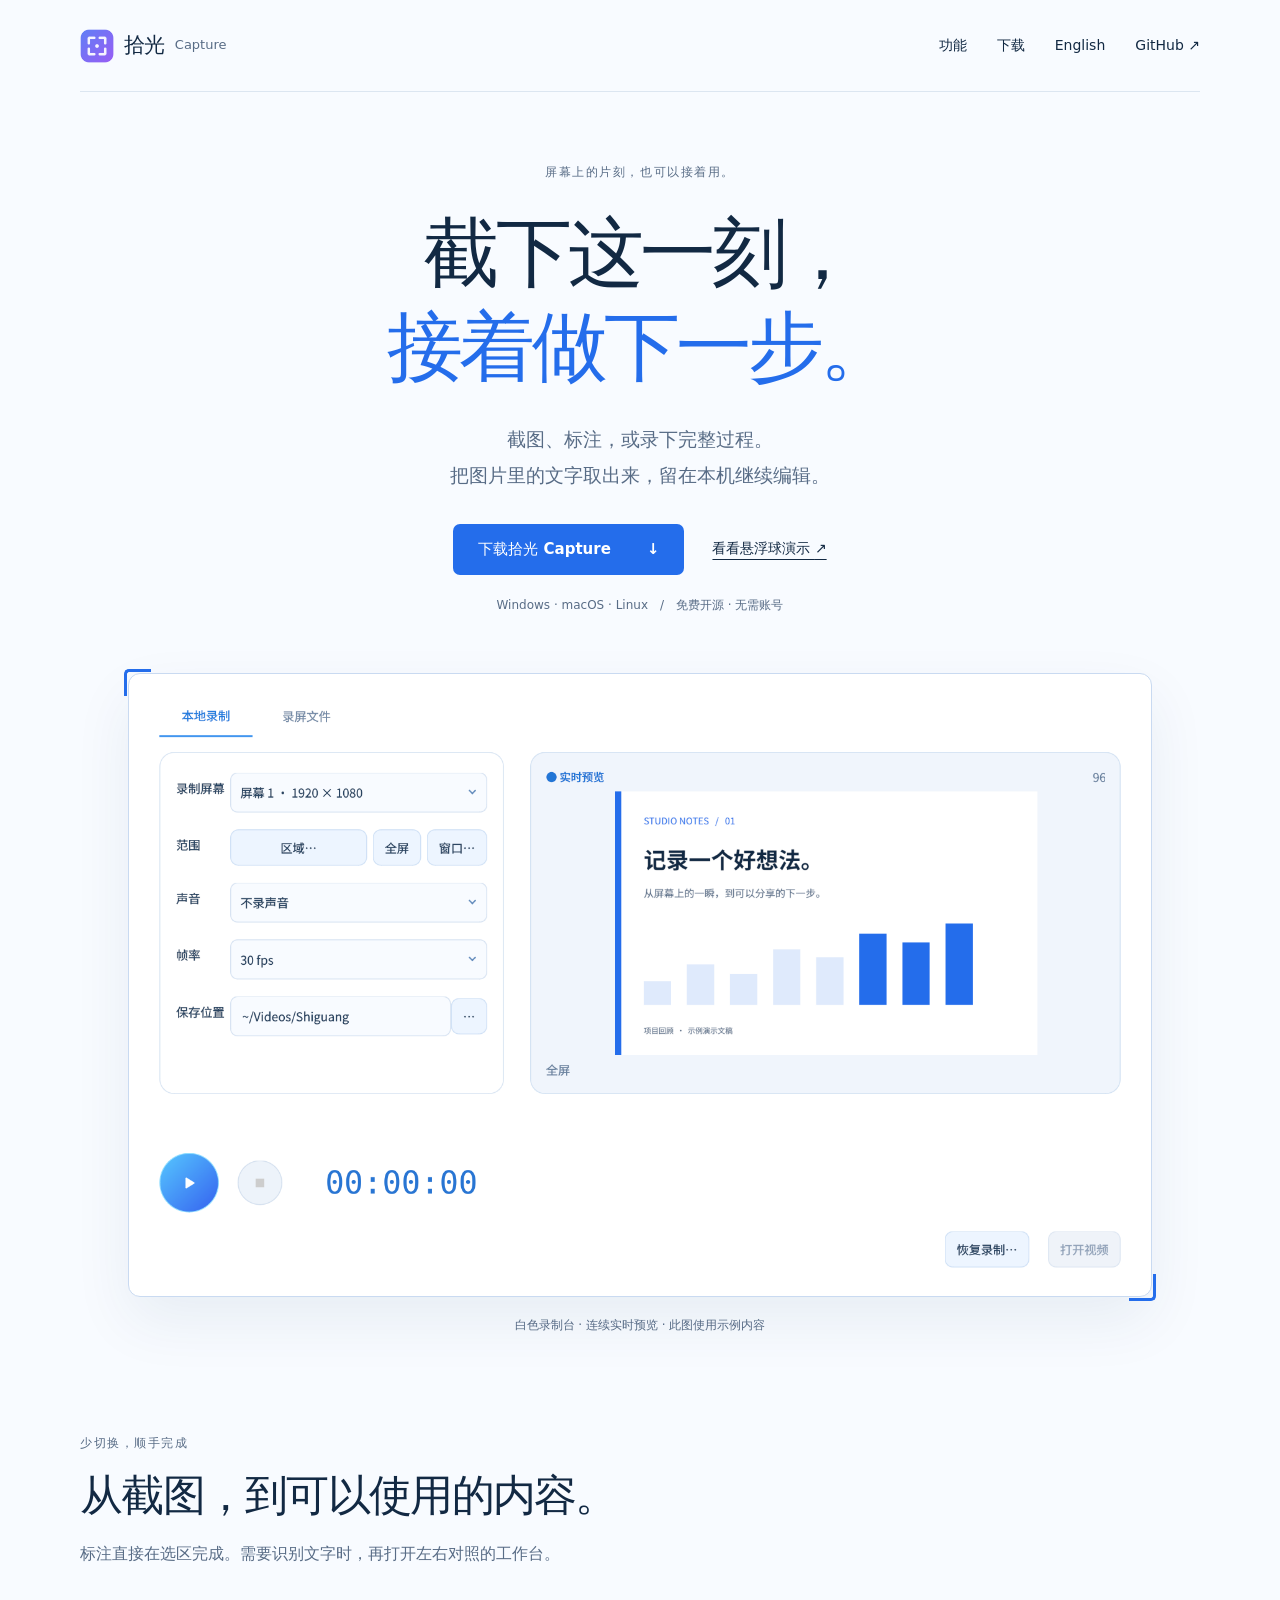
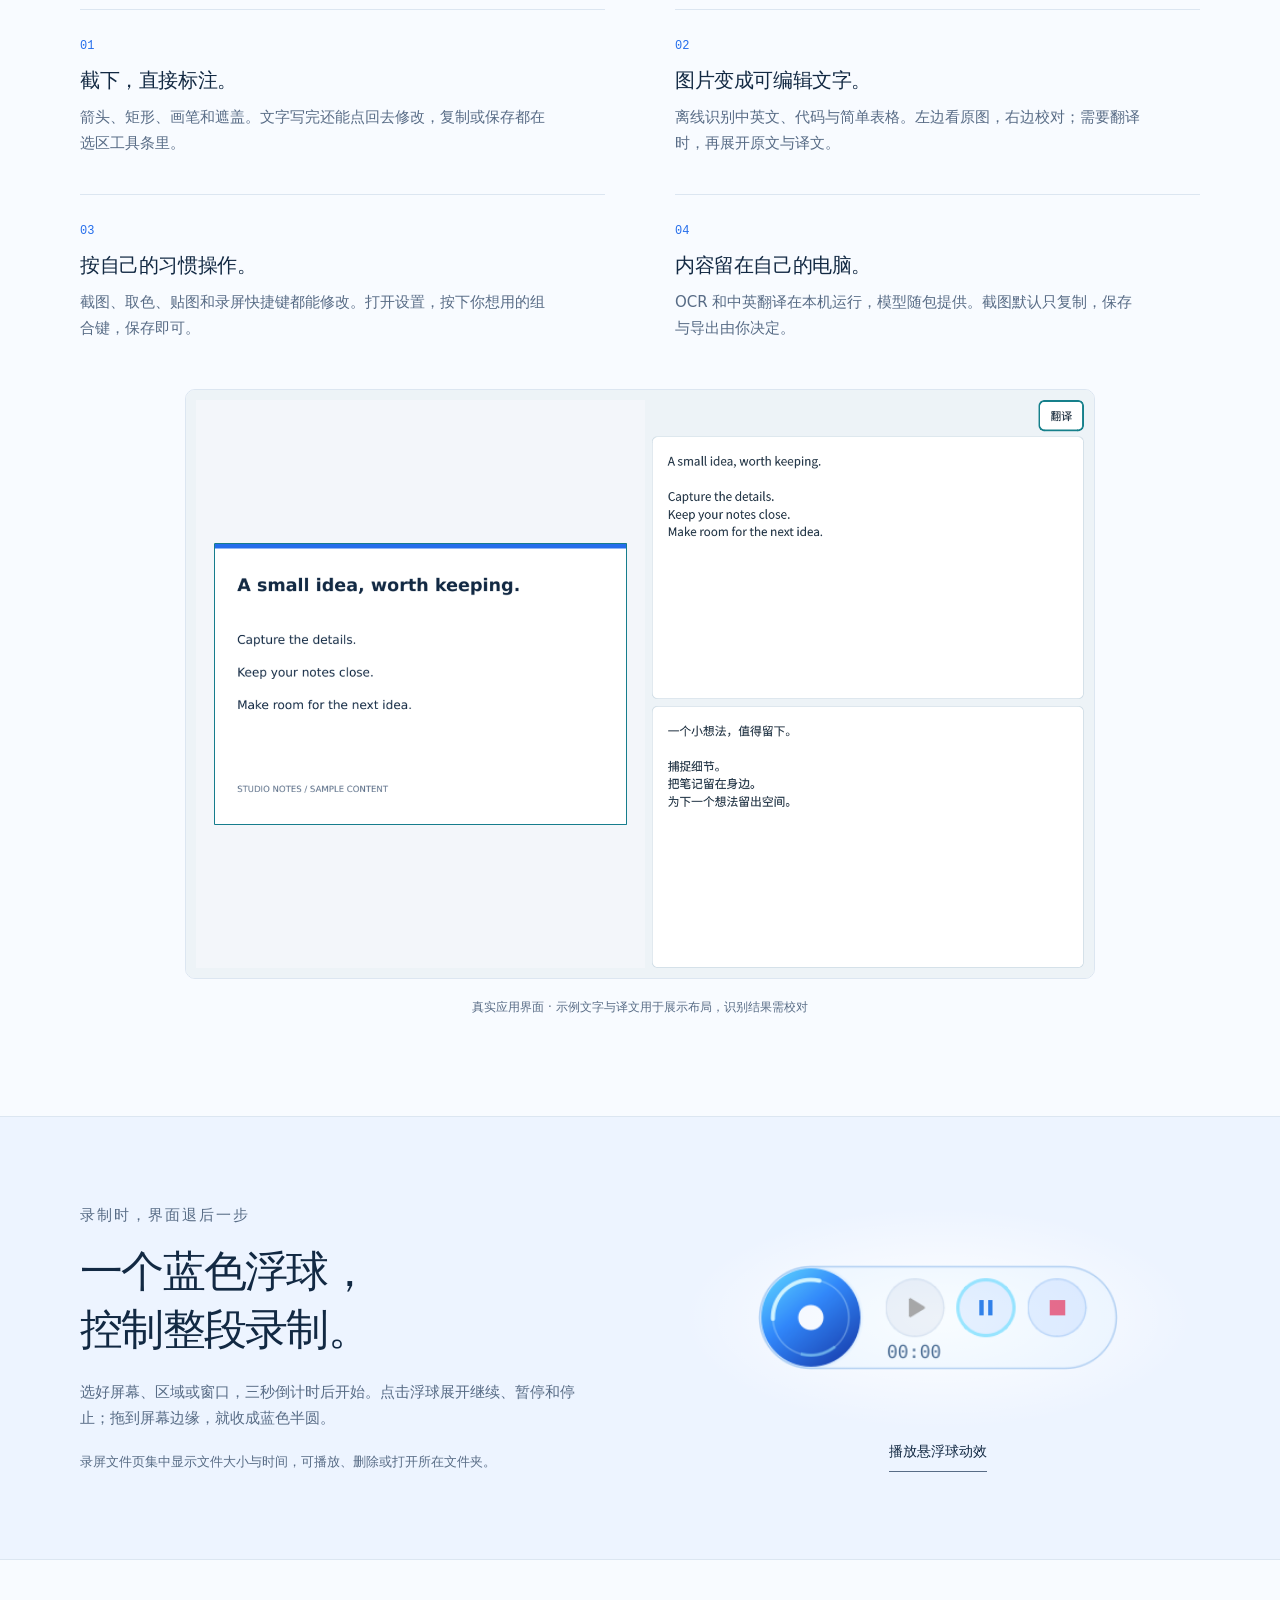
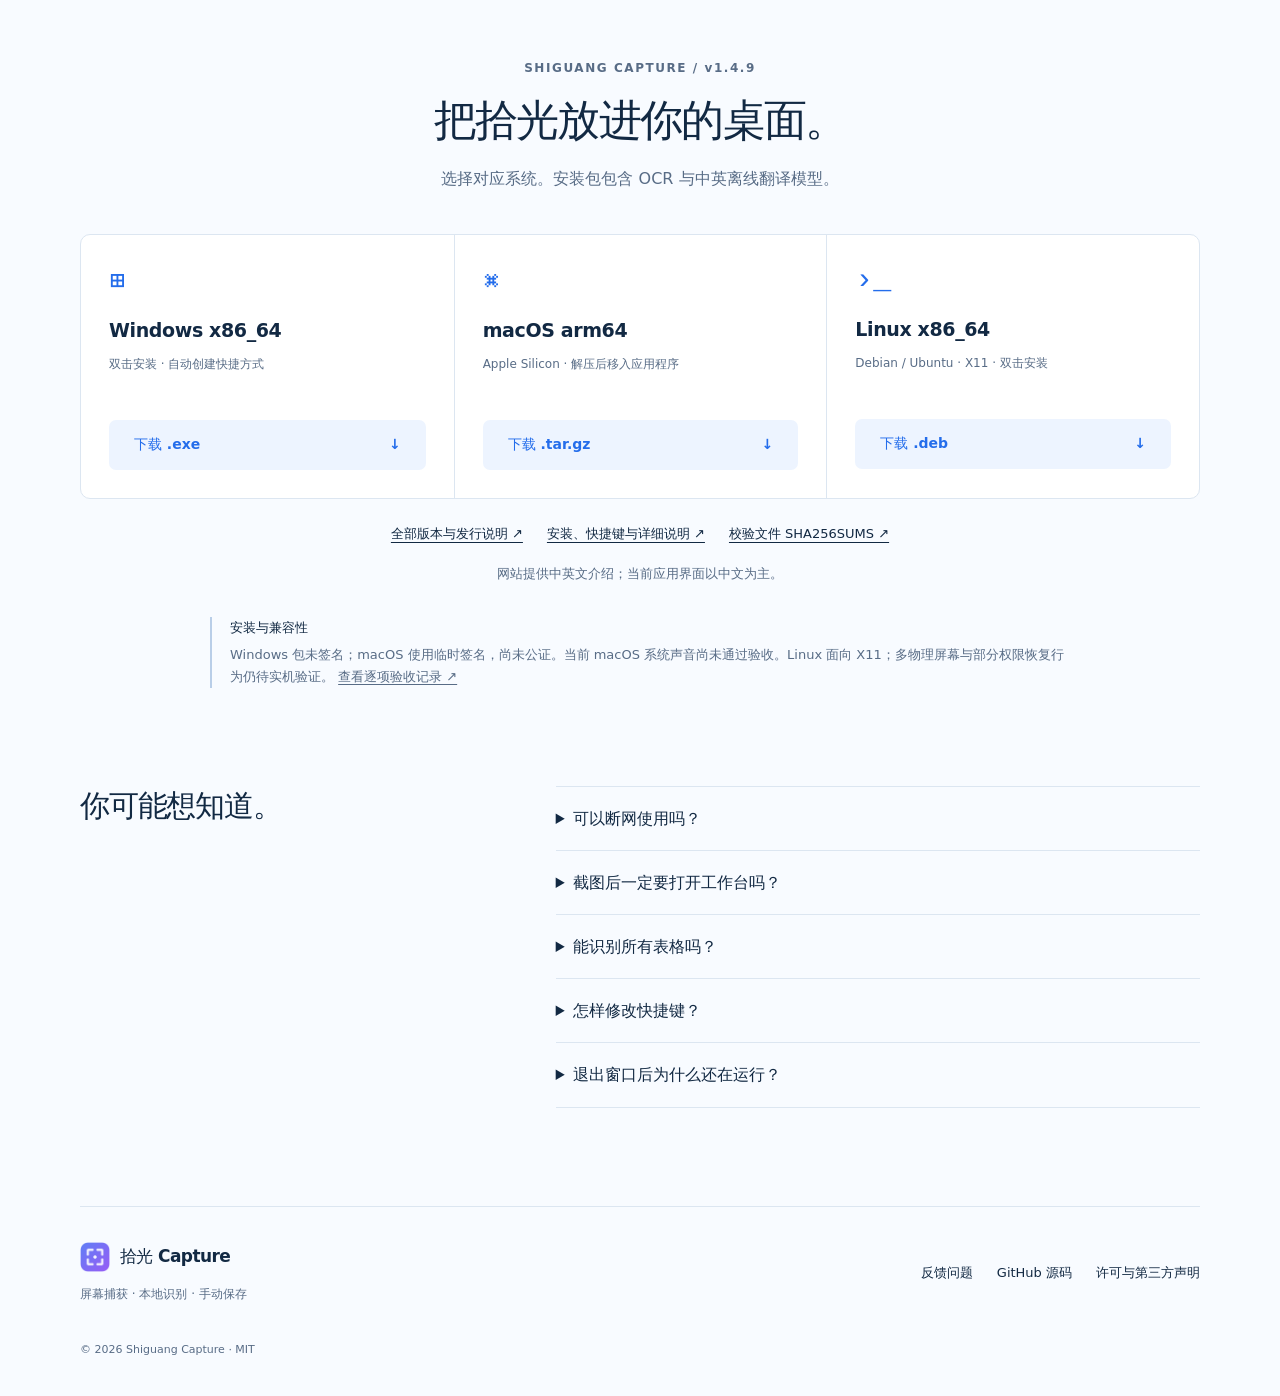
<file: docs/index.html>
<!doctype html>
<html lang="zh-CN">
<head>
<meta charset="utf-8">
<meta name="viewport" content="width=device-width,initial-scale=1">
<title>拾光 Capture — 截图、录屏与离线文字识别</title>
<meta name="description" content="截图就地标注，白色录制台与蓝色悬浮球，中英离线识别与翻译。拾光 Capture 是免费的开源桌面屏幕捕获工具。">
<meta name="theme-color" content="#F8FBFF">
<meta name="color-scheme" content="light">
<link rel="canonical" href="https://asoming.github.io/shiguang-capture/">
<link rel="alternate" hreflang="zh-CN" href="https://asoming.github.io/shiguang-capture/">
<link rel="alternate" hreflang="en" href="https://asoming.github.io/shiguang-capture/en/">
<link rel="alternate" hreflang="x-default" href="https://asoming.github.io/shiguang-capture/">
<meta property="og:type" content="website">
<meta property="og:title" content="拾光 Capture — 截图、录屏与离线文字识别">
<meta property="og:description" content="截图就地标注，白色录制台与蓝色悬浮球，中英离线识别与翻译。拾光 Capture 是免费的开源桌面屏幕捕获工具。">
<meta property="og:url" content="https://asoming.github.io/shiguang-capture/">
<meta property="og:image" content="https://asoming.github.io/shiguang-capture/assets/social.png">
<meta property="og:image:width" content="1280">
<meta property="og:image:height" content="640">
<meta name="twitter:card" content="summary_large_image">
<link rel="icon" href="assets/icon-32.png">
<link rel="stylesheet" href="assets/site.css">
<script src="assets/site.js" defer>
</script>
</head>
<body>
<a class="skip" href="#main">跳到内容</a>
<header class="site-header wrap">
<a class="brand" href="./">
<img src="assets/icon-64.png" width="34" height="34" alt="">
<strong>拾光</strong>
<span>Capture</span>
</a>
<nav aria-label="主导航">
<a href="#features">功能</a>
<a href="#download">下载</a>
<a href="en/" lang="en">English</a>
<a href="https://github.com/asoming/shiguang-capture">GitHub <span aria-hidden="true">↗</span>
</a>
</nav>
</header>
<main id="main">
<section class="hero wrap">
<p class="eyebrow">屏幕上的片刻，也可以接着用。</p>
<h1>截下这一刻，<br>
<span>接着做下一步。</span>
</h1>
<p class="lead">截图、标注，或录下完整过程。<br>把图片里的文字取出来，留在本机继续编辑。</p>
<div class="actions">
<a class="button" href="#download">下载拾光 Capture <span aria-hidden="true">↓</span>
</a>
<a class="text-link" href="#demo">看看悬浮球演示 <span aria-hidden="true">↗</span>
</a>
</div>
<p class="platforms">Windows · macOS · Linux　/　免费开源 · 无需账号</p>
<figure class="hero-product">
<div class="capture-frame">
<img src="assets/recording.png" width="1620" height="975" alt="拾光真实录制台界面：录制设置、示例演示文稿预览和开始按钮" fetchpriority="high">
</div>
<figcaption>白色录制台 · 连续实时预览 · 此图使用示例内容</figcaption>
</figure>
</section>
<section class="wrap section" id="features">
<div class="section-heading">
<p class="eyebrow">少切换，顺手完成</p>
<h2>从截图，到可以使用的内容。</h2>
<p>标注直接在选区完成。需要识别文字时，再打开左右对照的工作台。</p>
</div>
<div class="feature-grid">
<article>
<span class="index">01</span>
<h3>截下，直接标注。</h3>
<p>箭头、矩形、画笔和遮盖。文字写完还能点回去修改，复制或保存都在选区工具条里。</p>
</article>
<article>
<span class="index">02</span>
<h3>图片变成可编辑文字。</h3>
<p>离线识别中英文、代码与简单表格。左边看原图，右边校对；需要翻译时，再展开原文与译文。</p>
</article>
<article>
<span class="index">03</span>
<h3>按自己的习惯操作。</h3>
<p>截图、取色、贴图和录屏快捷键都能修改。打开设置，按下你想用的组合键，保存即可。</p>
</article>
<article>
<span class="index">04</span>
<h3>内容留在自己的电脑。</h3>
<p>OCR 和中英翻译在本机运行，模型随包提供。截图默认只复制，保存与导出由你决定。</p>
</article>
</div>
<figure class="workbench">
<img src="assets/recognition.png" width="1620" height="1050" loading="lazy" alt="真实识别工作台：左侧示例英文图片，右侧原文和中文译文">
<figcaption>真实应用界面 · 示例文字与译文用于展示布局，识别结果需校对</figcaption>
</figure>
</section>
<section class="record-section" id="demo">
<div class="wrap record-layout">
<div>
<p class="eyebrow">录制时，界面退后一步</p>
<h2>一个蓝色浮球，<br>控制整段录制。</h2>
<p>选好屏幕、区域或窗口，三秒倒计时后开始。点击浮球展开继续、暂停和停止；拖到屏幕边缘，就收成蓝色半圆。</p>
<p class="small">录屏文件页集中显示文件大小与时间，可播放、删除或打开所在文件夹。</p>
</div>
<div class="orb-stage">
<div class="orb-orbit">
<img id="orb-demo" src="assets/orb.png" data-still="assets/orb.png" data-animation="assets/orb-demo.gif" width="436" height="128" alt="真实应用悬浮球动效">
</div>
<button class="demo-button" type="button" aria-controls="orb-demo" aria-pressed="false" data-play="播放悬浮球动效" data-stop="停止动效">播放悬浮球动效</button>
<noscript>
<p>
<a href="assets/orb-demo.gif">播放悬浮球动效</a>
</p>
</noscript>
</div>
</div>
</section>
<section class="wrap section download-section" id="download">
<div class="section-heading">
<p class="eyebrow">SHIGUANG CAPTURE / v1.4.9</p>
<h2>把拾光放进你的桌面。</h2>
<p>选择对应系统。安装包包含 OCR 与中英离线翻译模型。</p>
</div>
<div class="download-grid">
<article>
<span class="os-symbol" aria-hidden="true">⊞</span>
<h3>Windows x86_64</h3>
<p>双击安装 · 自动创建快捷方式</p>
<a class="button secondary" href="https://github.com/asoming/shiguang-capture/releases/download/v1.4.9/ShiguangCapture-v1.4.9-Windows-x86_64-Setup.exe">下载 .exe <span aria-hidden="true">↓</span>
</a>
</article>
<article>
<span class="os-symbol" aria-hidden="true">⌘</span>
<h3>macOS arm64</h3>
<p>Apple Silicon · 解压后移入应用程序</p>
<a class="button secondary" href="https://github.com/asoming/shiguang-capture/releases/download/v1.4.9/ShiguangCapture-v1.4.9-macOS-arm64.tar.gz">下载 .tar.gz <span aria-hidden="true">↓</span>
</a>
</article>
<article>
<span class="os-symbol" aria-hidden="true">›_</span>
<h3>Linux x86_64</h3>
<p>Debian / Ubuntu · X11 · 双击安装</p>
<a class="button secondary" href="https://github.com/asoming/shiguang-capture/releases/download/v1.4.9/ShiguangCapture-v1.4.9-Linux-amd64.deb">下载 .deb <span aria-hidden="true">↓</span>
</a>
</article>
</div>
<div class="download-links">
<a href="https://github.com/asoming/shiguang-capture/releases/latest">全部版本与发行说明 ↗</a>
<a href="https://github.com/asoming/shiguang-capture/blob/main/guides/REFERENCE.md#安装已发布稳定版">安装、快捷键与详细说明 ↗</a>
<a href="https://github.com/asoming/shiguang-capture/releases/download/v1.4.9/SHA256SUMS">校验文件 SHA256SUMS ↗</a>
</div>
<p class="small language-note">网站提供中英文介绍；当前应用界面以中文为主。</p>
<aside class="compatibility">
<strong>安装与兼容性</strong>
<p>Windows 包未签名；macOS 使用临时签名，尚未公证。当前 macOS 系统声音尚未通过验收。Linux 面向 X11；多物理屏幕与部分权限恢复行为仍待实机验证。 <a href="https://github.com/asoming/shiguang-capture/blob/main/validation/PRD-ACCEPTANCE.md">查看逐项验收记录 ↗</a>
</p>
</aside>
</section>
<section class="wrap faq section">
<h2>你可能想知道。</h2>
<div>
<details>
<summary>可以断网使用吗？</summary>
<p>可以。已发布安装包自带 OCR 和中英翻译模型，无需账号或额外下载模型。网站演示使用的是示例内容。</p>
</details>
<details>
<summary>截图后一定要打开工作台吗？</summary>
<p>不用。框选后直接标注、复制、保存或贴图；只有提取文字、代码或表格时才打开识别工作台。</p>
</details>
<details>
<summary>能识别所有表格吗？</summary>
<p>目前适用于有完整边框、无合并单元格的简单表格，最多 30 行 × 12 列。复杂表格和滚动长截图有使用限制，结果请人工校对。</p>
</details>
<details>
<summary>怎样修改快捷键？</summary>
<p>启动后进入设置的「快捷键」页，点击输入框，按下新组合键再保存。默认 F1 截图、F6 打开录屏或暂停/继续、F7 停止保存。</p>
</details>
<details>
<summary>退出窗口后为什么还在运行？</summary>
<p>关闭窗口后会驻留托盘，方便随时使用快捷键。要完全退出，请使用托盘菜单。</p>
</details>
</div>
</section>
</main>
<footer class="wrap">
<div>
<a class="brand" href="https://github.com/asoming/shiguang-capture">
<img src="assets/icon-64.png" width="30" height="30" alt="">
<strong>拾光 Capture</strong>
</a>
<p>屏幕捕获 · 本地识别 · 手动保存</p>
</div>
<div class="footer-links">
<a href="https://github.com/asoming/shiguang-capture/issues">反馈问题</a>
<a href="https://github.com/asoming/shiguang-capture">GitHub 源码</a>
<a href="https://github.com/asoming/shiguang-capture/blob/main/THIRD_PARTY_NOTICES.md">许可与第三方声明</a>
</div>
<p class="copyright">© 2026 Shiguang Capture · MIT</p>
</footer>
</body>
</html>
</file>
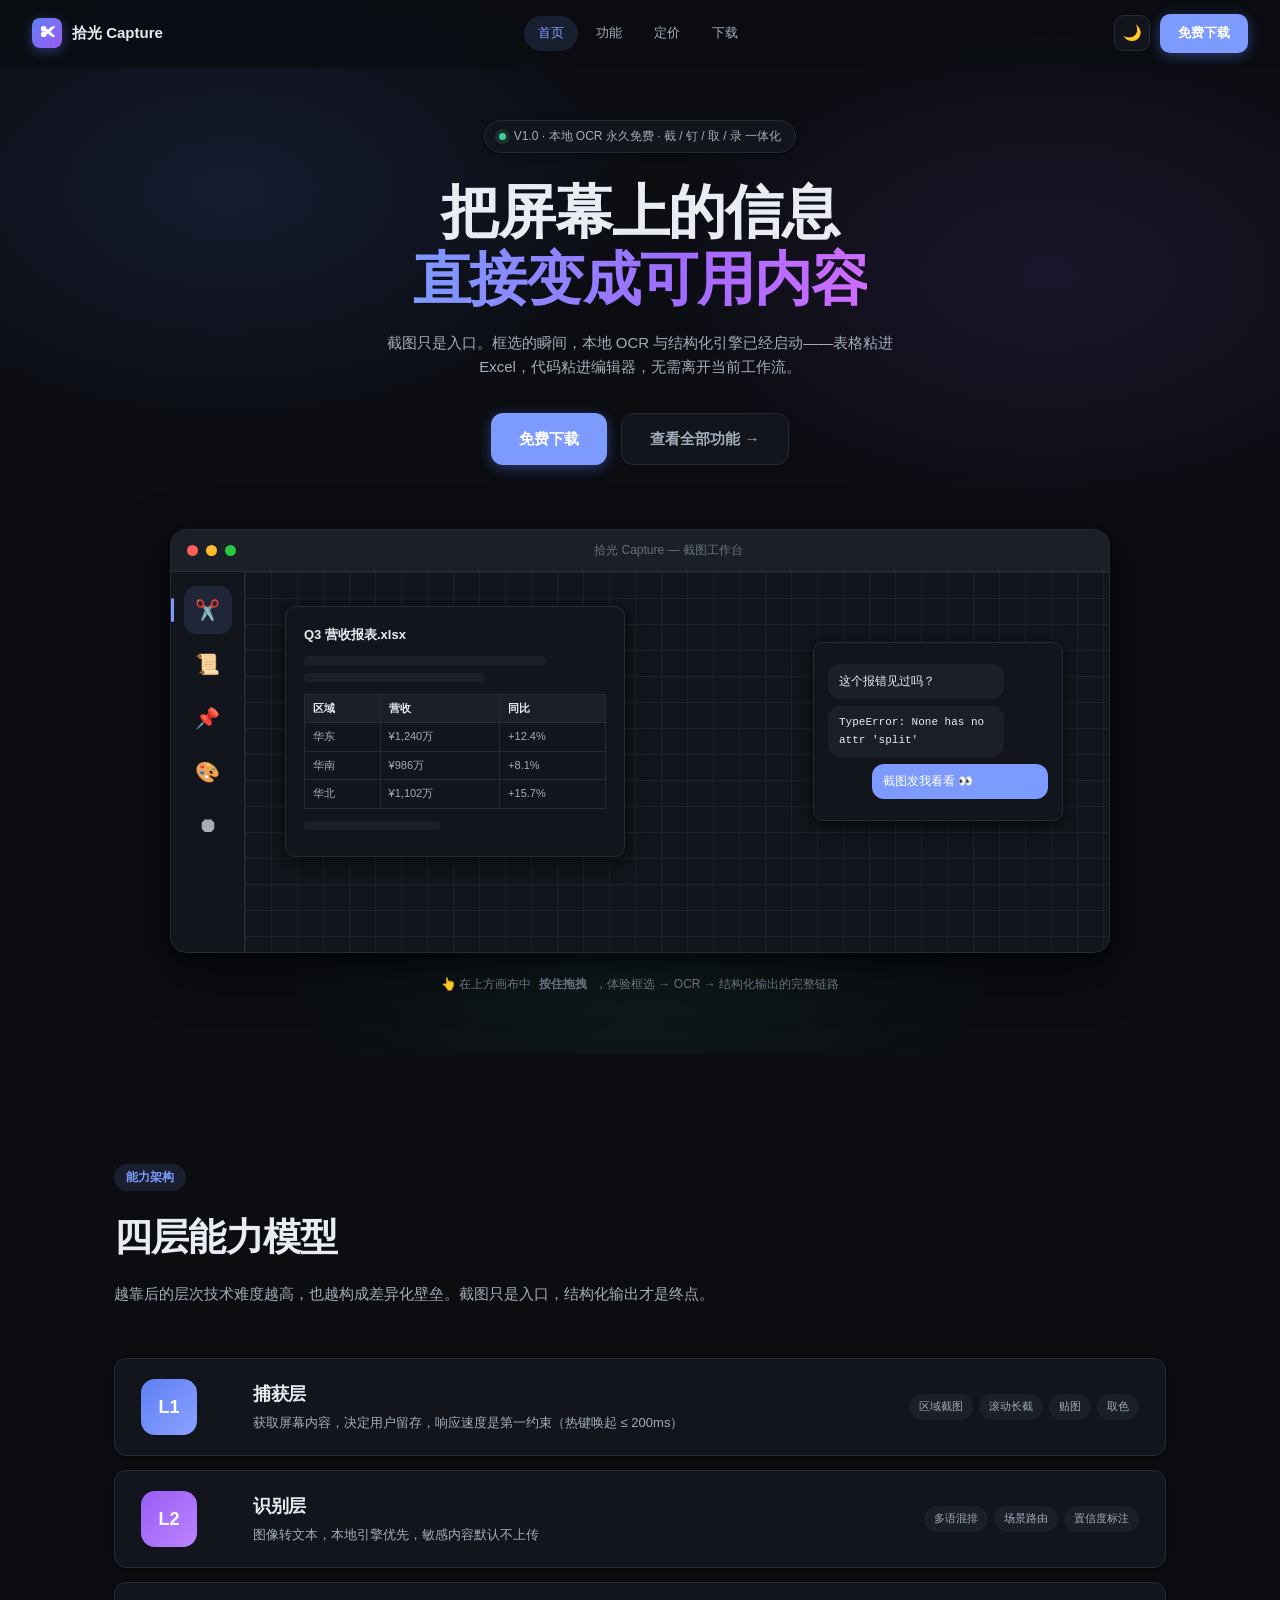
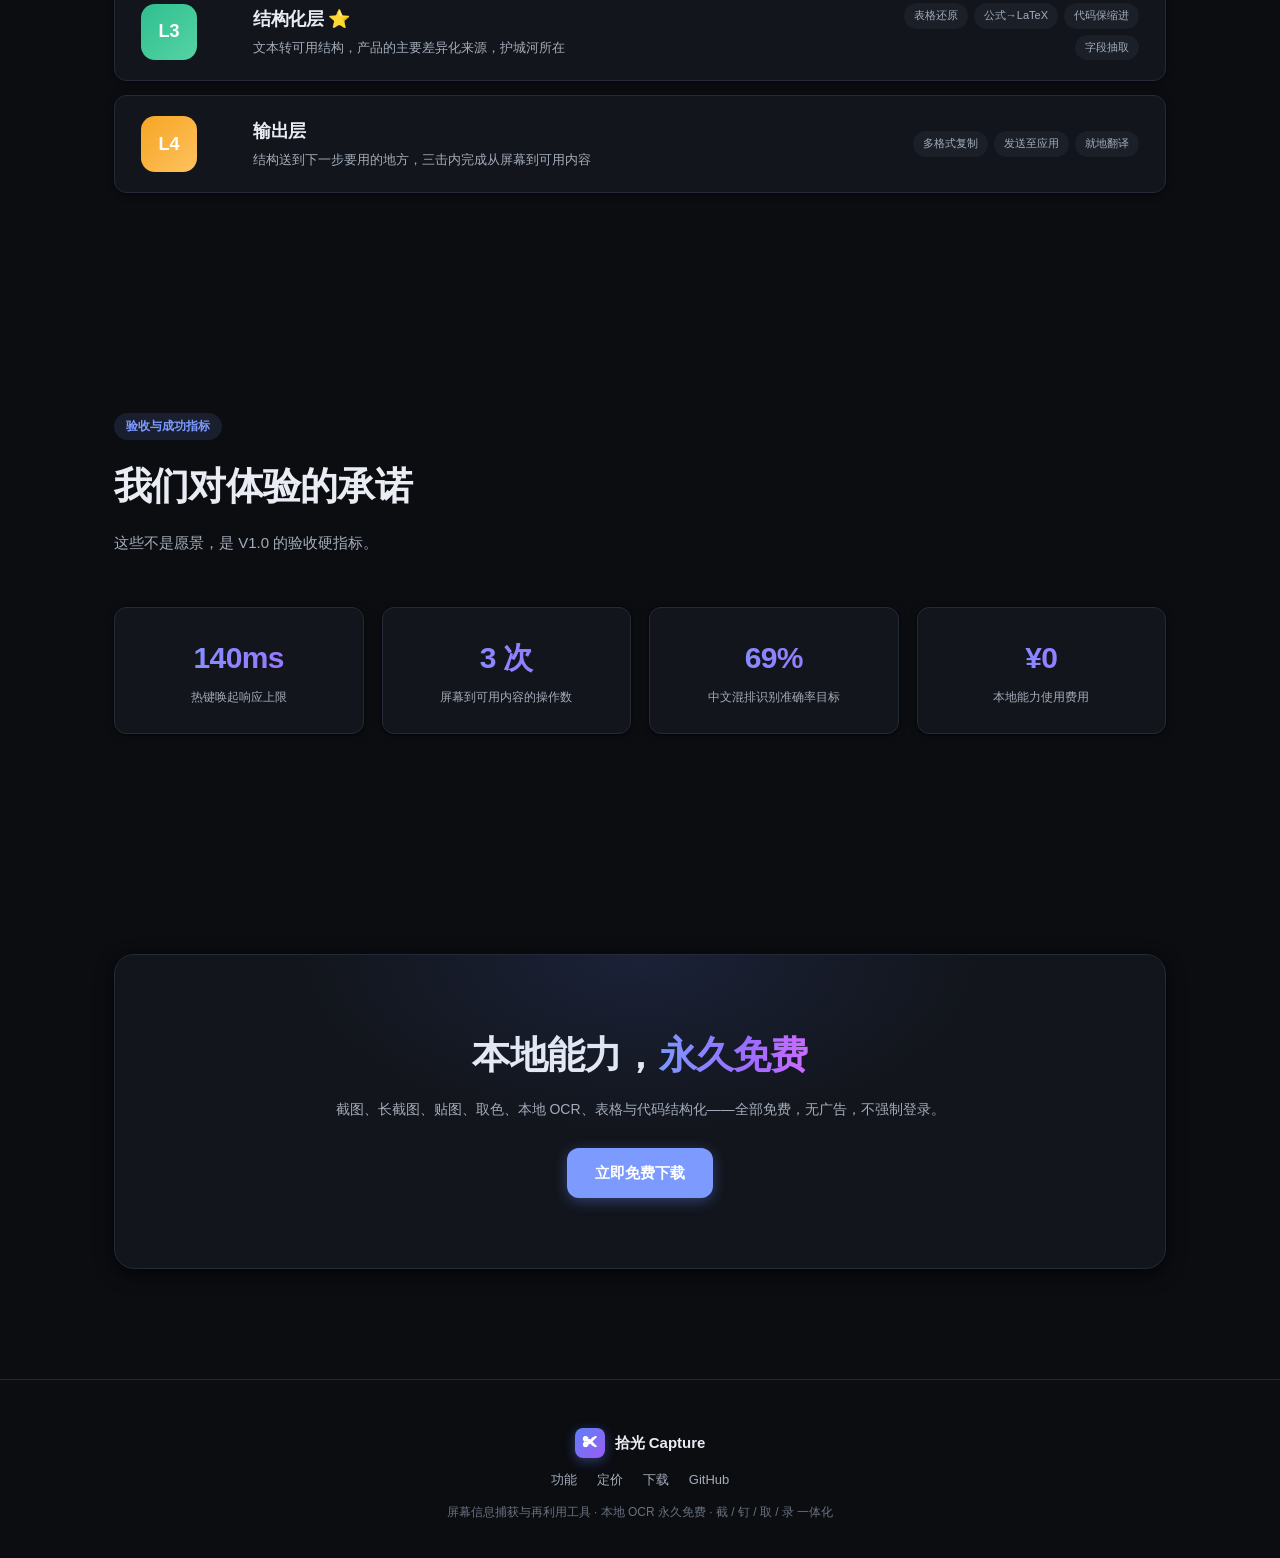
<file: site/index.html>
<!DOCTYPE html>
<html lang="zh-CN">
<head>
<meta charset="UTF-8">
<meta name="viewport" content="width=device-width, initial-scale=1.0">
<title>拾光 Capture · 屏幕信息捕获与再利用工具</title>
<link rel="stylesheet" href="assets/site.css">
<style>
  /* ---------- Hero ---------- */
  .hero{
    position:relative;min-height:100vh;
    display:flex;flex-direction:column;align-items:center;justify-content:center;
    text-align:center;padding:120px 24px 60px;overflow:hidden;
  }
  .hero::before{
    content:"";position:absolute;inset:0;pointer-events:none;
    background:
      radial-gradient(700px 420px at 18% 18%,var(--bg-grad-1),transparent 60%),
      radial-gradient(700px 420px at 82% 26%,var(--bg-grad-2),transparent 60%),
      radial-gradient(600px 400px at 50% 90%,var(--bg-grad-3),transparent 60%);
  }
  .hero-tag{
    display:inline-flex;align-items:center;gap:8px;
    padding:6px 14px;border-radius:99px;font-size:12px;
    background:var(--surface);border:1px solid var(--border);
    color:var(--text-2);box-shadow:var(--shadow-sm);
  }
  .hero-tag .dot{width:7px;height:7px;border-radius:50%;background:var(--green);
    box-shadow:0 0 0 4px rgba(63,206,155,.15);animation:pulse 2s infinite}
  @keyframes pulse{50%{box-shadow:0 0 0 7px rgba(63,206,155,0)}}
  h1{font-size:clamp(34px,5.4vw,58px);font-weight:800;line-height:1.15;margin:26px 0 18px;max-width:840px}
  .hero-sub{font-size:15px;color:var(--text-2);max-width:560px}
  .hero-cta{display:flex;gap:14px;margin-top:34px;flex-wrap:wrap;justify-content:center}

  /* ---------- 产品界面预览 ---------- */
  .stage{position:relative;margin-top:64px;width:min(940px,92vw)}
  .window{
    background:var(--surface);border:1px solid var(--border);
    border-radius:16px;box-shadow:var(--shadow-lg);overflow:hidden;text-align:left;
  }
  .win-bar{display:flex;align-items:center;gap:8px;padding:11px 16px;
    border-bottom:1px solid var(--border);background:var(--surface-2)}
  .win-dot{width:11px;height:11px;border-radius:50%}
  .win-title{font-size:12px;color:var(--text-3);margin:0 auto}
  .win-body{display:flex;min-height:380px}
  .rail{
    width:74px;border-right:1px solid var(--border);
    display:flex;flex-direction:column;align-items:center;gap:6px;padding:14px 0;
  }
  .rail-btn{
    width:48px;height:48px;border-radius:12px;display:grid;place-items:center;
    font-size:20px;color:var(--text-2);transition:.2s;position:relative;
  }
  .rail-btn:hover{background:var(--surface-2);color:var(--text)}
  .rail-btn.active{background:var(--brand-soft);color:var(--brand)}
  .rail-btn.active::before{
    content:"";position:absolute;left:-13px;top:12px;bottom:12px;width:3px;
    border-radius:3px;background:var(--brand);
  }
  .canvas{
    flex:1;position:relative;overflow:hidden;cursor:crosshair;
    background:
      linear-gradient(var(--grid-line) 1px,transparent 1px),
      linear-gradient(90deg,var(--grid-line) 1px,transparent 1px);
    background-size:26px 26px;
  }
  .mock-doc{
    position:absolute;top:34px;left:40px;width:340px;
    background:var(--surface);border:1px solid var(--border);
    border-radius:10px;padding:18px;box-shadow:var(--shadow-md);cursor:default;
  }
  .mock-doc h4{font-size:13px;margin-bottom:10px}
  .mock-row{height:9px;border-radius:4px;background:var(--surface-2);margin:8px 0}
  .mock-row.w60{width:60%}.mock-row.w80{width:80%}.mock-row.w45{width:45%}
  .mock-table{width:100%;border-collapse:collapse;margin-top:12px;font-size:11px}
  .mock-table td{border:1px solid var(--border);padding:5px 8px;color:var(--text-2)}
  .mock-table tr:first-child td{background:var(--surface-2);font-weight:600;color:var(--text)}
  .mock-chat{
    position:absolute;top:70px;right:46px;width:250px;
    background:var(--surface);border:1px solid var(--border);
    border-radius:10px;padding:14px;box-shadow:var(--shadow-md);cursor:default;
  }
  .chat-bubble{max-width:80%;padding:8px 11px;border-radius:12px;font-size:12px;margin:7px 0}
  .chat-in{background:var(--surface-2);color:var(--text)}
  .chat-out{background:var(--brand);color:#fff;margin-left:auto}
  .selection{
    position:absolute;border:1.5px solid var(--brand);
    background:var(--brand-soft);border-radius:2px;
    box-shadow:0 0 0 9999px var(--dim-overlay);
    display:none;pointer-events:none;z-index:5;
  }
  .sel-size{
    position:absolute;top:-26px;left:0;background:var(--text);color:var(--bg);
    font-size:11px;padding:2px 8px;border-radius:6px;white-space:nowrap;
    font-family:ui-monospace,monospace;
  }
  .sel-toolbar{
    position:absolute;bottom:-46px;right:0;display:flex;gap:4px;
    background:var(--surface);border:1px solid var(--border);
    border-radius:10px;padding:5px;box-shadow:var(--shadow-md);pointer-events:auto;
  }
  .sel-toolbar button{
    width:32px;height:32px;border-radius:7px;display:grid;place-items:center;
    font-size:14px;color:var(--text-2);transition:.15s;
  }
  .sel-toolbar button:hover{background:var(--surface-2);color:var(--brand)}
  .result-panel{
    position:absolute;bottom:22px;left:50%;transform:translateX(-50%);
    width:min(430px,86%);background:var(--surface);
    border:1px solid var(--border);border-radius:14px;
    box-shadow:var(--shadow-lg);padding:16px;z-index:10;display:none;
  }
  .result-head{display:flex;align-items:center;justify-content:space-between;margin-bottom:10px}
  .result-head .t{font-weight:700;font-size:13px;display:flex;align-items:center;gap:7px}
  .result-body{
    background:var(--code-bg);border-radius:9px;padding:12px;
    font-family:ui-monospace,monospace;font-size:12px;color:var(--text-2);
    max-height:130px;overflow:auto;white-space:pre-wrap;
  }
  .result-actions{display:flex;gap:8px;margin-top:12px}
  .result-actions .btn{flex:1;justify-content:center;padding:8px;font-size:12px}
  .typing-cursor{display:inline-block;width:2px;height:14px;background:var(--brand);
    vertical-align:-2px;animation:blink 1s infinite}
  @keyframes blink{50%{opacity:0}}
  .hero-hint{
    margin-top:22px;font-size:12px;color:var(--text-3);
    display:flex;align-items:center;gap:8px;
  }

  /* ---------- 能力分层 ---------- */
  .layers{display:grid;gap:14px}
  .layer{
    display:grid;grid-template-columns:90px 1fr auto;gap:22px;align-items:center;
    background:var(--surface);border:1px solid var(--border);
    border-radius:12px;padding:20px 26px;box-shadow:var(--shadow-sm);
    transition:.25s cubic-bezier(.32,.72,0,1);
  }
  .layer:hover{transform:translateX(6px);box-shadow:var(--shadow-md);border-color:var(--border-strong)}
  .layer-num{
    width:56px;height:56px;border-radius:14px;display:grid;place-items:center;
    font-weight:800;font-size:18px;color:#fff;
  }
  .l1 .layer-num{background:linear-gradient(135deg,#5f80f5,#8aa2ff)}
  .l2 .layer-num{background:linear-gradient(135deg,#9a5cf5,#bb84ff)}
  .l3 .layer-num{background:linear-gradient(135deg,#2fbf8f,#56d3a4)}
  .l4 .layer-num{background:linear-gradient(135deg,#f5a524,#ffc25e)}
  .layer h3{font-size:18px;margin-bottom:4px}
  .layer p{color:var(--text-2);font-size:13px}
  .layer-tags{display:flex;gap:6px;flex-wrap:wrap;justify-content:flex-end;max-width:280px}

  /* ---------- 指标 ---------- */
  .stats{display:grid;grid-template-columns:repeat(4,1fr);gap:18px}
  .stat{background:var(--surface);border:1px solid var(--border);border-radius:12px;
    padding:26px;text-align:center;box-shadow:var(--shadow-sm)}
  .stat .num{font-size:30px;font-weight:800;letter-spacing:-.02em;
    background:linear-gradient(90deg,#7d9bff,#a06bff);
    -webkit-background-clip:text;background-clip:text;color:transparent}
  .stat .lbl{font-size:12px;color:var(--text-2);margin-top:6px}

  /* ---------- CTA ---------- */
  .cta{
    text-align:center;background:var(--surface);border:1px solid var(--border);
    border-radius:20px;padding:70px 30px;box-shadow:var(--shadow-md);
    position:relative;overflow:hidden;
  }
  .cta::before{
    content:"";position:absolute;inset:0;pointer-events:none;
    background:radial-gradient(500px 260px at 50% 0%,var(--bg-grad-1),transparent 70%);
  }
  .cta h2{margin-bottom:12px}
  .cta p{color:var(--text-2);margin-bottom:28px}

  @media (max-width:820px){
    .stats{grid-template-columns:1fr 1fr}
    .layer{grid-template-columns:1fr}
    .layer-tags{justify-content:flex-start}
    .win-body{min-height:300px}
    .mock-doc{left:20px;width:280px}
    .mock-chat{display:none}
  }
</style>
</head>
<body>

<header id="header">
  <a class="logo" href="index.html"><span class="logo-mark">✂</span>拾光 Capture</a>
  <nav>
    <a href="index.html" class="active">首页</a>
    <a href="features.html">功能</a>
    <a href="pricing.html">定价</a>
    <a href="download.html">下载</a>
  </nav>
  <div class="header-right">
    <button class="theme-toggle" onclick="toggleTheme()" title="切换主题">🌙</button>
    <a class="btn btn-primary" href="download.html">免费下载</a>
  </div>
</header>

<!-- ================= HERO ================= -->
<section class="hero">
  <div class="hero-tag rise"><span class="dot"></span>V1.0 · 本地 OCR 永久免费 · 截 / 钉 / 取 / 录 一体化</div>
  <h1 class="rise rise-1">把屏幕上的信息<br><span class="grad">直接变成可用内容</span></h1>
  <p class="hero-sub rise rise-2">截图只是入口。框选的瞬间，本地 OCR 与结构化引擎已经启动——表格粘进 Excel，代码粘进编辑器，无需离开当前工作流。</p>
  <div class="hero-cta rise rise-3">
    <a class="btn btn-primary btn-lg" href="download.html">免费下载</a>
    <a class="btn btn-ghost btn-lg" href="features.html">查看全部功能 →</a>
  </div>

  <!-- 产品界面预览 -->
  <div class="stage rise rise-3">
    <div class="window">
      <div class="win-bar">
        <span class="win-dot" style="background:#ff5f57"></span>
        <span class="win-dot" style="background:#febc2e"></span>
        <span class="win-dot" style="background:#28c840"></span>
        <span class="win-title">拾光 Capture — 截图工作台</span>
      </div>
      <div class="win-body">
        <div class="rail">
          <button class="rail-btn active" title="截图">✂️</button>
          <button class="rail-btn" title="长截图" onclick="toast('滚动长截图：自动滚动 + 拼接，见功能页演示')">📜</button>
          <button class="rail-btn" title="贴图" onclick="toast('贴图置顶：截图钉在屏幕最上层')">📌</button>
          <button class="rail-btn" title="取色" onclick="toast('取色器：像素级放大镜取色')">🎨</button>
          <button class="rail-btn" title="录屏" onclick="toast('录屏：V2.0 独立进程，不进 V1.0')">⏺</button>
        </div>
        <div class="canvas" id="canvas">
          <div class="mock-doc">
            <h4>Q3 营收报表.xlsx</h4>
            <div class="mock-row w80"></div>
            <div class="mock-row w60"></div>
            <table class="mock-table">
              <tr><td>区域</td><td>营收</td><td>同比</td></tr>
              <tr><td>华东</td><td>¥1,240万</td><td>+12.4%</td></tr>
              <tr><td>华南</td><td>¥986万</td><td>+8.1%</td></tr>
              <tr><td>华北</td><td>¥1,102万</td><td>+15.7%</td></tr>
            </table>
            <div class="mock-row w45" style="margin-top:12px"></div>
          </div>
          <div class="mock-chat">
            <div class="chat-bubble chat-in">这个报错见过吗？</div>
            <div class="chat-bubble chat-in" style="font-family:monospace;font-size:11px">TypeError: None has no attr 'split'</div>
            <div class="chat-bubble chat-out">截图发我看看 👀</div>
          </div>
          <div class="selection" id="selection">
            <span class="sel-size" id="selSize"></span>
            <div class="sel-toolbar">
              <button title="OCR" onclick="event.stopPropagation();runOCR()">🔍</button>
              <button title="贴图" onclick="event.stopPropagation();toast('已钉在屏幕最上层')">📌</button>
              <button title="取色" onclick="event.stopPropagation();toast('已进入取色模式')">🎨</button>
              <button title="保存" onclick="event.stopPropagation();toast('已保存到剪贴板')">✓</button>
            </div>
          </div>
          <div class="result-panel" id="resultPanel">
            <div class="result-head">
              <span class="t">🔍 本地 OCR · 表格还原</span>
              <span class="badge badge-local">● 本地引擎 · 未上传</span>
            </div>
            <div class="result-body" id="ocrOut"></div>
            <div class="result-actions">
              <button class="btn btn-ghost" onclick="toast('已复制为 Markdown 表格')">复制 Markdown</button>
              <button class="btn btn-ghost" onclick="toast('已复制为 CSV，可直接粘贴进 Excel')">复制 CSV</button>
              <button class="btn btn-primary" onclick="toast('已发送至 Excel（模拟）')">发送到 Excel</button>
            </div>
          </div>
        </div>
      </div>
    </div>
  </div>
  <div class="hero-hint rise rise-3">👆 在上方画布中<strong>按住拖拽</strong>，体验框选 → OCR → 结构化输出的完整链路</div>
</section>

<!-- ================= 能力分层 ================= -->
<section class="block" id="layers">
  <div class="reveal">
    <span class="sec-tag">能力架构</span>
    <h2>四层能力模型</h2>
    <p class="sec-sub">越靠后的层次技术难度越高，也越构成差异化壁垒。截图只是入口，结构化输出才是终点。</p>
  </div>
  <div class="layers">
    <div class="layer l1 reveal">
      <div class="layer-num">L1</div>
      <div><h3>捕获层</h3><p>获取屏幕内容，决定用户留存，响应速度是第一约束（热键唤起 ≤ 200ms）</p></div>
      <div class="layer-tags"><span class="chip">区域截图</span><span class="chip">滚动长截</span><span class="chip">贴图</span><span class="chip">取色</span></div>
    </div>
    <div class="layer l2 reveal">
      <div class="layer-num">L2</div>
      <div><h3>识别层</h3><p>图像转文本，本地引擎优先，敏感内容默认不上传</p></div>
      <div class="layer-tags"><span class="chip">多语混排</span><span class="chip">场景路由</span><span class="chip">置信度标注</span></div>
    </div>
    <div class="layer l3 reveal">
      <div class="layer-num">L3</div>
      <div><h3>结构化层 ⭐</h3><p>文本转可用结构，产品的主要差异化来源，护城河所在</p></div>
      <div class="layer-tags"><span class="chip">表格还原</span><span class="chip">公式→LaTeX</span><span class="chip">代码保缩进</span><span class="chip">字段抽取</span></div>
    </div>
    <div class="layer l4 reveal">
      <div class="layer-num">L4</div>
      <div><h3>输出层</h3><p>结构送到下一步要用的地方，三击内完成从屏幕到可用内容</p></div>
      <div class="layer-tags"><span class="chip">多格式复制</span><span class="chip">发送至应用</span><span class="chip">就地翻译</span></div>
    </div>
  </div>
</section>

<!-- ================= 指标 ================= -->
<section class="block" id="metrics">
  <div class="reveal">
    <span class="sec-tag">验收与成功指标</span>
    <h2>我们对体验的承诺</h2>
    <p class="sec-sub">这些不是愿景，是 V1.0 的验收硬指标。</p>
  </div>
  <div class="stats">
    <div class="stat reveal"><div class="num" data-count="200" data-suffix="ms">0</div><div class="lbl">热键唤起响应上限</div></div>
    <div class="stat reveal"><div class="num" data-count="3" data-suffix=" 次">0</div><div class="lbl">屏幕到可用内容的操作数</div></div>
    <div class="stat reveal"><div class="num" data-count="98" data-suffix="%">0</div><div class="lbl">中文混排识别准确率目标</div></div>
    <div class="stat reveal"><div class="num" data-count="0" data-prefix="¥">0</div><div class="lbl">本地能力使用费用</div></div>
  </div>
</section>

<!-- ================= CTA ================= -->
<section class="block">
  <div class="cta reveal">
    <h2>本地能力，<span class="grad">永久免费</span></h2>
    <p>截图、长截图、贴图、取色、本地 OCR、表格与代码结构化——全部免费，无广告，不强制登录。</p>
    <a class="btn btn-primary btn-lg" href="download.html">立即免费下载</a>
  </div>
</section>

<footer>
  <div class="logo"><span class="logo-mark">✂</span>拾光 Capture</div>
  <div class="foot-links">
    <a href="features.html">功能</a>
    <a href="pricing.html">定价</a>
    <a href="download.html">下载</a>
    <a href="#" onclick="toast('GitHub 仓库即将公开');return false">GitHub</a>
  </div>
  <div>屏幕信息捕获与再利用工具 · 本地 OCR 永久免费 · 截 / 钉 / 取 / 录 一体化</div>
</footer>

<div class="toast" id="toast"></div>
<script src="assets/site.js"></script>
<script>
/* ---------- Hero 框选交互 ---------- */
const canvas=document.getElementById('canvas'),
      sel=document.getElementById('selection'),
      selSize=document.getElementById('selSize'),
      panel=document.getElementById('resultPanel');
let sx,sy,dragging=false;
canvas.addEventListener('mousedown',e=>{
  if(e.target.closest('.result-panel,.sel-toolbar,.mock-doc,.mock-chat'))return;
  const r=canvas.getBoundingClientRect();
  sx=e.clientX-r.left;sy=e.clientY-r.top;dragging=true;
  sel.style.display='block';panel.style.display='none';
  setSel(sx,sy,0,0);
});
addEventListener('mousemove',e=>{
  if(!dragging)return;
  const r=canvas.getBoundingClientRect();
  const cx=Math.min(Math.max(e.clientX-r.left,0),r.width),
        cy=Math.min(Math.max(e.clientY-r.top,0),r.height);
  setSel(Math.min(sx,cx),Math.min(sy,cy),Math.abs(cx-sx),Math.abs(cy-sy));
});
addEventListener('mouseup',()=>{
  if(!dragging)return;dragging=false;
  const w=parseFloat(sel.style.width),h=parseFloat(sel.style.height);
  if(!(w>40&&h>30)) sel.style.display='none';
});
function setSel(x,y,w,h){
  sel.style.left=x+'px';sel.style.top=y+'px';
  sel.style.width=w+'px';sel.style.height=h+'px';
  selSize.textContent=Math.round(w)+' × '+Math.round(h);
}

/* ---------- OCR 模拟（打字机） ---------- */
const ocrText=
`| 区域 | 营收    | 同比   |
| ---- | ------- | ------ |
| 华东 | ¥1,240万 | +12.4% |
| 华南 | ¥986万  | +8.1%  |
| 华北 | ¥1,102万 | +15.7% |`;
let ocrBusy=false;
function runOCR(){
  if(ocrBusy)return;ocrBusy=true;
  panel.style.display='block';
  const out=document.getElementById('ocrOut');
  out.innerHTML='';let i=0;
  const cur='<span class="typing-cursor"></span>';
  (function tick(){
    if(i<=ocrText.length){
      out.innerHTML=ocrText.slice(0,i).replace(/\n/g,'<br>')+cur;
      i+=2;setTimeout(tick,18);
    }else{out.innerHTML=ocrText.replace(/\n/g,'<br>');ocrBusy=false;
      toast('识别完成 · 用时 0.4s · 本地引擎');}
  })();
}
</script>
</body>
</html>
</file>
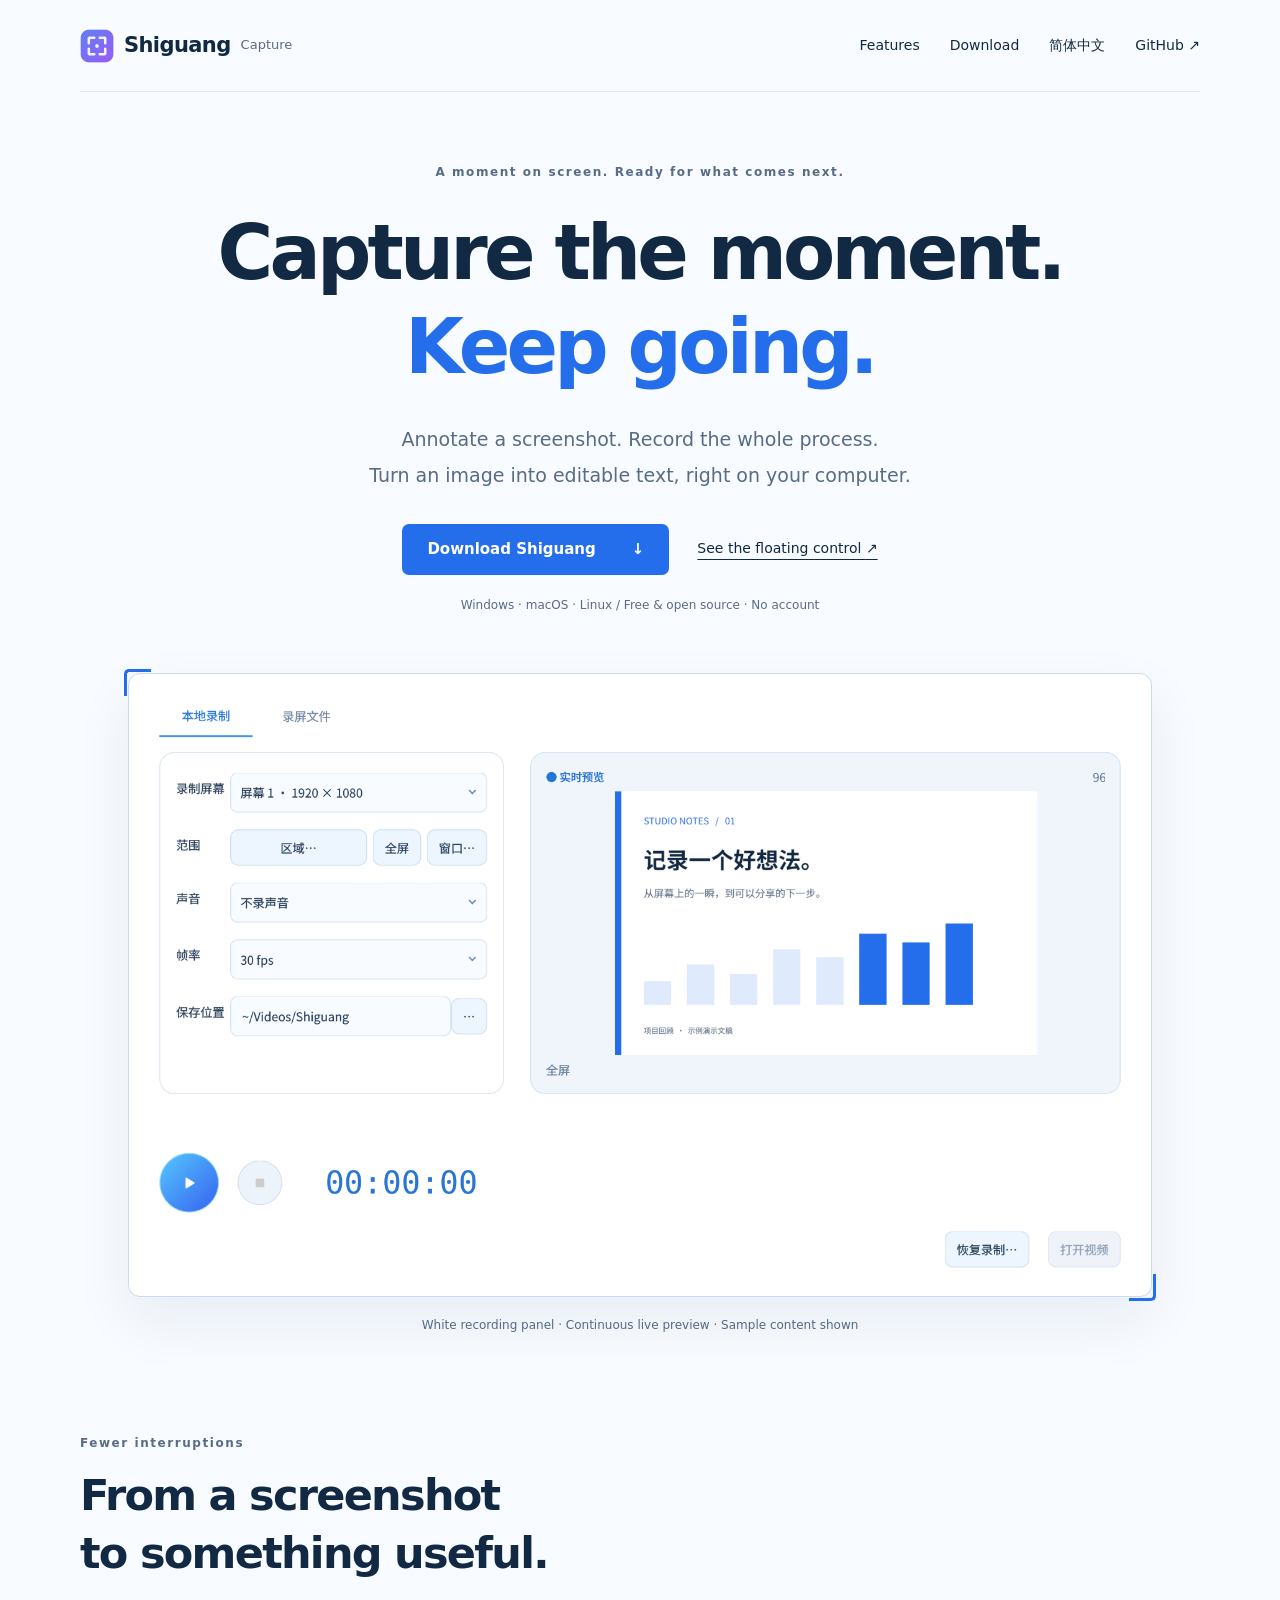
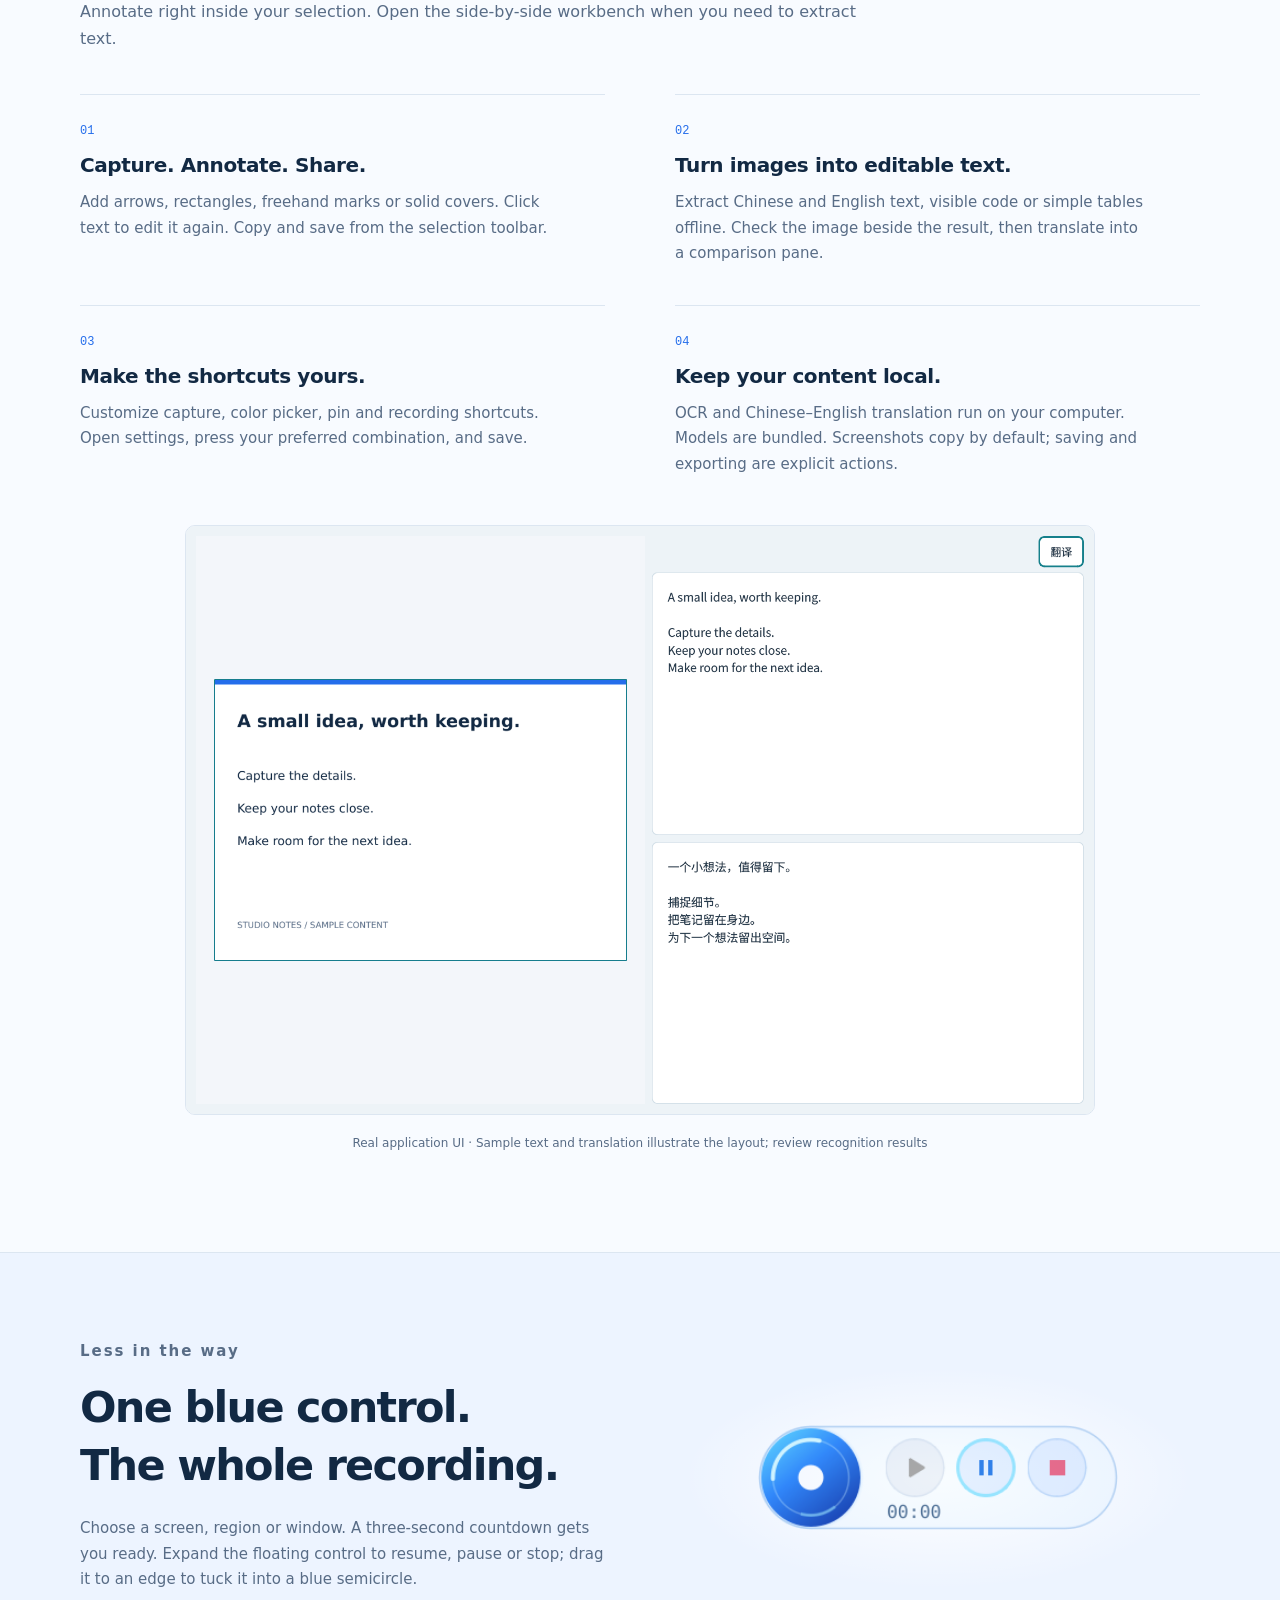
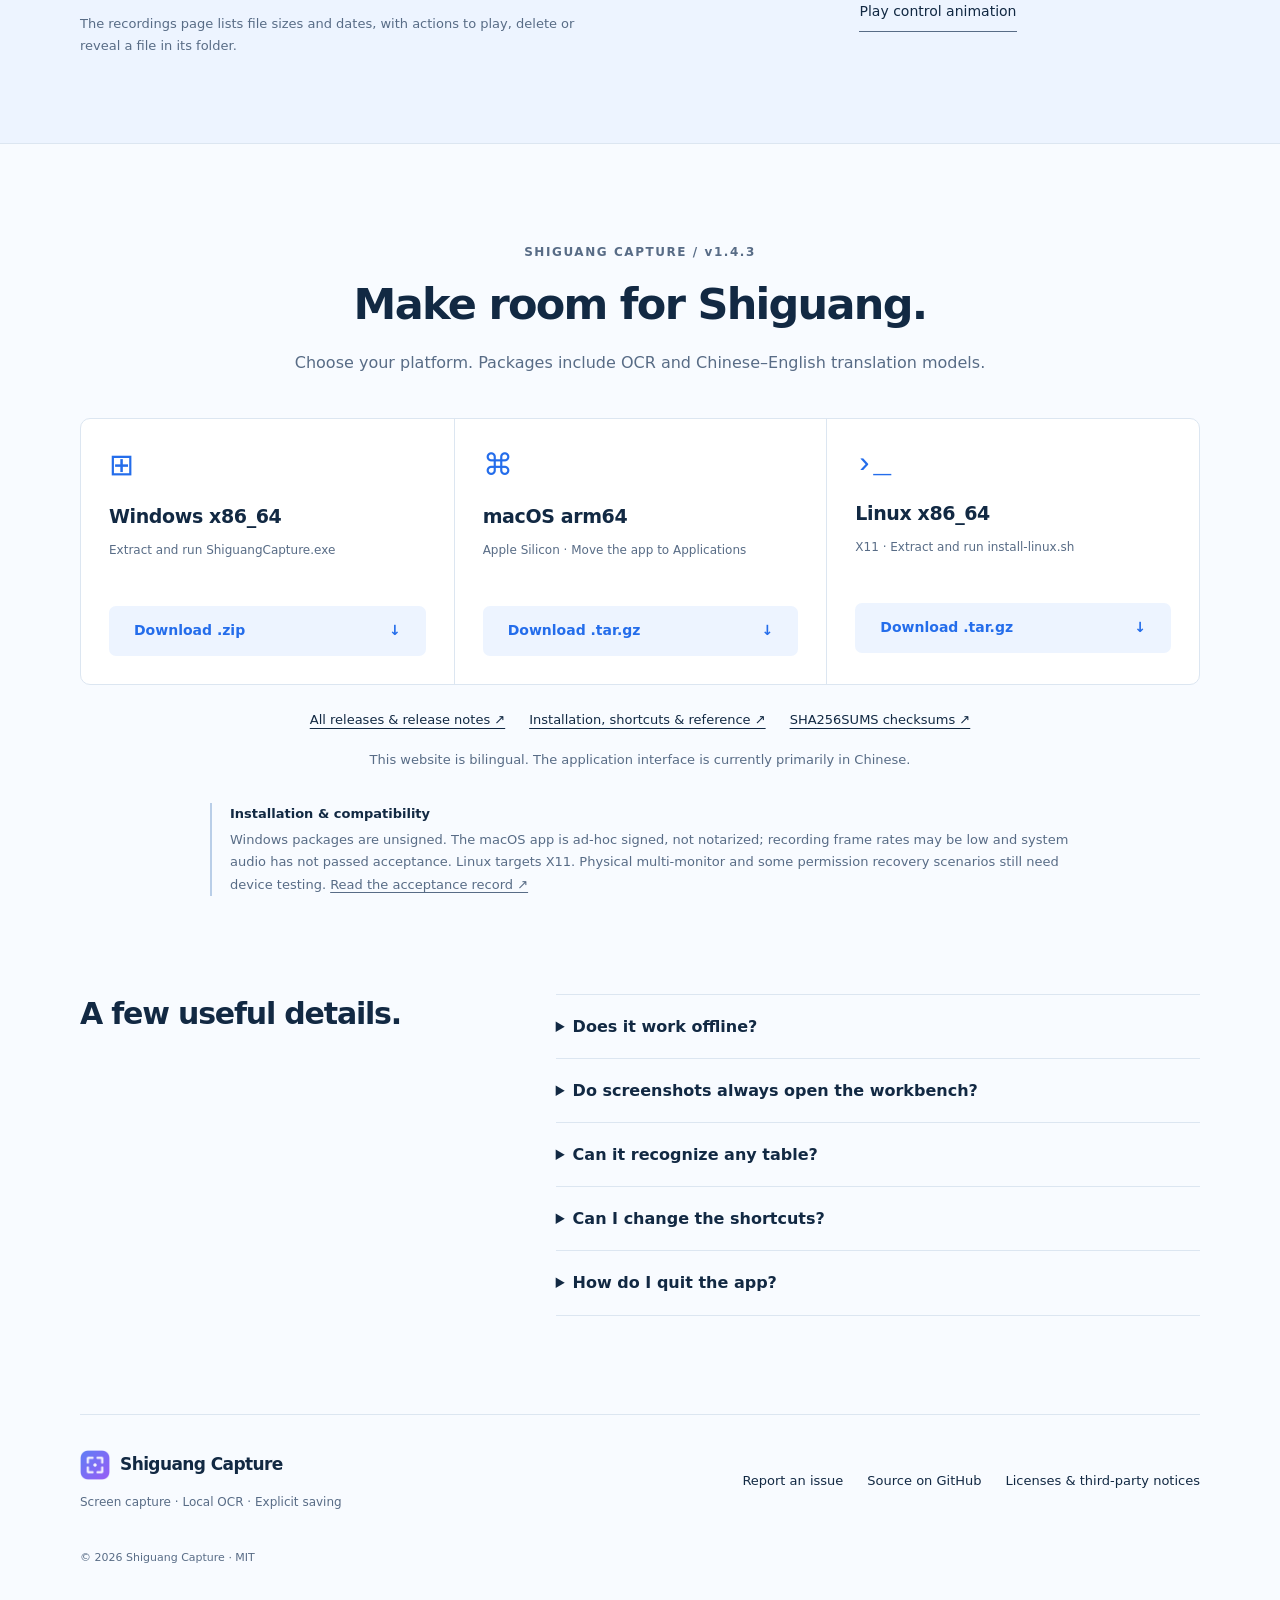
<file: docs/en/index.html>
<!doctype html>
<html lang="en">
<head>
<meta charset="utf-8">
<meta name="viewport" content="width=device-width,initial-scale=1">
<title>Shiguang Capture — Screenshots, recording & offline OCR</title>
<meta name="description" content="Annotate screenshots in place, record with a blue floating control, and extract or translate text offline. A free, open-source desktop capture tool.">
<meta name="theme-color" content="#F8FBFF">
<meta name="color-scheme" content="light">
<link rel="canonical" href="https://asoming.github.io/shiguang-capture/en/">
<link rel="alternate" hreflang="zh-CN" href="https://asoming.github.io/shiguang-capture/">
<link rel="alternate" hreflang="en" href="https://asoming.github.io/shiguang-capture/en/">
<link rel="alternate" hreflang="x-default" href="https://asoming.github.io/shiguang-capture/">
<meta property="og:type" content="website">
<meta property="og:title" content="Shiguang Capture — Screenshots, recording & offline OCR">
<meta property="og:description" content="Annotate screenshots in place, record with a blue floating control, and extract or translate text offline. A free, open-source desktop capture tool.">
<meta property="og:url" content="https://asoming.github.io/shiguang-capture/en/">
<meta property="og:image" content="https://asoming.github.io/shiguang-capture/assets/social.png">
<meta property="og:image:width" content="1280">
<meta property="og:image:height" content="640">
<meta name="twitter:card" content="summary_large_image">
<link rel="icon" href="../assets/icon-32.png">
<link rel="stylesheet" href="../assets/site.css">
<script src="../assets/site.js" defer>
</script>
</head>
<body>
<a class="skip" href="#main">Skip to content</a>
<header class="site-header wrap">
<a class="brand" href="./">
<img src="../assets/icon-64.png" width="34" height="34" alt="">
<strong>Shiguang</strong>
<span>Capture</span>
</a>
<nav aria-label="Main navigation">
<a href="#features">Features</a>
<a href="#download">Download</a>
<a href="../" lang="zh-CN">简体中文</a>
<a href="https://github.com/asoming/shiguang-capture">GitHub <span aria-hidden="true">↗</span>
</a>
</nav>
</header>
<main id="main">
<section class="hero wrap">
<p class="eyebrow">A moment on screen. Ready for what comes next.</p>
<h1>Capture the moment.<br>
<span>Keep going.</span>
</h1>
<p class="lead">Annotate a screenshot. Record the whole process.<br> Turn an image into editable text, right on your computer.</p>
<div class="actions">
<a class="button" href="#download">Download Shiguang <span aria-hidden="true">↓</span>
</a>
<a class="text-link" href="#demo">See the floating control <span aria-hidden="true">↗</span>
</a>
</div>
<p class="platforms">Windows · macOS · Linux / Free & open source · No account</p>
<figure class="hero-product">
<div class="capture-frame">
<img src="../assets/recording.png" width="1620" height="975" alt="Actual Shiguang recording panel with settings, a sample presentation preview and recording controls" fetchpriority="high">
</div>
<figcaption>White recording panel · Continuous live preview · Sample content shown</figcaption>
</figure>
</section>
<section class="wrap section" id="features">
<div class="section-heading">
<p class="eyebrow">Fewer interruptions</p>
<h2>From a screenshot to something useful.</h2>
<p>Annotate right inside your selection. Open the side-by-side workbench when you need to extract text.</p>
</div>
<div class="feature-grid">
<article>
<span class="index">01</span>
<h3>Capture. Annotate. Share.</h3>
<p>Add arrows, rectangles, freehand marks or solid covers. Click text to edit it again. Copy and save from the selection toolbar.</p>
</article>
<article>
<span class="index">02</span>
<h3>Turn images into editable text.</h3>
<p>Extract Chinese and English text, visible code or simple tables offline. Check the image beside the result, then translate into a comparison pane.</p>
</article>
<article>
<span class="index">03</span>
<h3>Make the shortcuts yours.</h3>
<p>Customize capture, color picker, pin and recording shortcuts. Open settings, press your preferred combination, and save.</p>
</article>
<article>
<span class="index">04</span>
<h3>Keep your content local.</h3>
<p>OCR and Chinese–English translation run on your computer. Models are bundled. Screenshots copy by default; saving and exporting are explicit actions.</p>
</article>
</div>
<figure class="workbench">
<img src="../assets/recognition.png" width="1620" height="1050" loading="lazy" alt="Actual workbench showing a sample English image, editable source text and Chinese translation">
<figcaption>Real application UI · Sample text and translation illustrate the layout; review recognition results</figcaption>
</figure>
</section>
<section class="record-section" id="demo">
<div class="wrap record-layout">
<div>
<p class="eyebrow">Less in the way</p>
<h2>One blue control.<br>The whole recording.</h2>
<p>Choose a screen, region or window. A three-second countdown gets you ready. Expand the floating control to resume, pause or stop; drag it to an edge to tuck it into a blue semicircle.</p>
<p class="small">The recordings page lists file sizes and dates, with actions to play, delete or reveal a file in its folder.</p>
</div>
<div class="orb-stage">
<div class="orb-orbit">
<img id="orb-demo" src="../assets/orb.png" data-still="../assets/orb.png" data-animation="../assets/orb-demo.gif" width="436" height="128" alt="Actual floating control animation">
</div>
<button class="demo-button" type="button" aria-controls="orb-demo" aria-pressed="false" data-play="Play control animation" data-stop="Stop animation">Play control animation</button>
<noscript>
<p>
<a href="../assets/orb-demo.gif">Play control animation</a>
</p>
</noscript>
</div>
</div>
</section>
<section class="wrap section download-section" id="download">
<div class="section-heading">
<p class="eyebrow">SHIGUANG CAPTURE / v1.4.3</p>
<h2>Make room for Shiguang.</h2>
<p>Choose your platform. Packages include OCR and Chinese–English translation models.</p>
</div>
<div class="download-grid">
<article>
<span class="os-symbol" aria-hidden="true">⊞</span>
<h3>Windows x86_64</h3>
<p>Extract and run ShiguangCapture.exe</p>
<a class="button secondary" href="https://github.com/asoming/shiguang-capture/releases/download/v1.4.3/ShiguangCapture-v1.4.3-Windows-x86_64.zip">Download .zip <span aria-hidden="true">↓</span>
</a>
</article>
<article>
<span class="os-symbol" aria-hidden="true">⌘</span>
<h3>macOS arm64</h3>
<p>Apple Silicon · Move the app to Applications</p>
<a class="button secondary" href="https://github.com/asoming/shiguang-capture/releases/download/v1.4.3/ShiguangCapture-v1.4.3-macOS-arm64.tar.gz">Download .tar.gz <span aria-hidden="true">↓</span>
</a>
</article>
<article>
<span class="os-symbol" aria-hidden="true">›_</span>
<h3>Linux x86_64</h3>
<p>X11 · Extract and run install-linux.sh</p>
<a class="button secondary" href="https://github.com/asoming/shiguang-capture/releases/download/v1.4.3/ShiguangCapture-v1.4.3-Linux-x86_64.tar.gz">Download .tar.gz <span aria-hidden="true">↓</span>
</a>
</article>
</div>
<div class="download-links">
<a href="https://github.com/asoming/shiguang-capture/releases/latest">All releases & release notes ↗</a>
<a href="https://github.com/asoming/shiguang-capture/blob/main/README.en.md#quick-start">Installation, shortcuts & reference ↗</a>
<a href="https://github.com/asoming/shiguang-capture/releases/download/v1.4.3/SHA256SUMS">SHA256SUMS checksums ↗</a>
</div>
<p class="small language-note">This website is bilingual. The application interface is currently primarily in Chinese.</p>
<aside class="compatibility">
<strong>Installation & compatibility</strong>
<p>Windows packages are unsigned. The macOS app is ad-hoc signed, not notarized; recording frame rates may be low and system audio has not passed acceptance. Linux targets X11. Physical multi-monitor and some permission recovery scenarios still need device testing. <a href="https://github.com/asoming/shiguang-capture/blob/main/validation/PRD-ACCEPTANCE.md">Read the acceptance record ↗</a>
</p>
</aside>
</section>
<section class="wrap faq section">
<h2>A few useful details.</h2>
<div>
<details>
<summary>Does it work offline?</summary>
<p>Yes. Released packages include OCR and Chinese–English translation models. No account or extra model download is required. The website demo uses sample content.</p>
</details>
<details>
<summary>Do screenshots always open the workbench?</summary>
<p>No. Annotate, copy, save or pin directly from the selection. The workbench opens for text, code or table recognition.</p>
</details>
<details>
<summary>Can it recognize any table?</summary>
<p>The current scope is fully bordered, unmerged tables up to 30 rows × 12 columns. Complex tables are unsupported, scrolling capture is experimental, and recognition results need review.</p>
</details>
<details>
<summary>Can I change the shortcuts?</summary>
<p>Open the Shortcuts tab in settings, click an input, press a new combination and save. Defaults: F1 for capture, F6 for recording or pause/resume, F7 to stop and save.</p>
</details>
<details>
<summary>How do I quit the app?</summary>
<p>Closing a window leaves the app in the tray so shortcuts remain available. Use the tray menu to quit completely.</p>
</details>
</div>
</section>
</main>
<footer class="wrap">
<div>
<a class="brand" href="https://github.com/asoming/shiguang-capture">
<img src="../assets/icon-64.png" width="30" height="30" alt="">
<strong>Shiguang Capture</strong>
</a>
<p>Screen capture · Local OCR · Explicit saving</p>
</div>
<div class="footer-links">
<a href="https://github.com/asoming/shiguang-capture/issues">Report an issue</a>
<a href="https://github.com/asoming/shiguang-capture">Source on GitHub</a>
<a href="https://github.com/asoming/shiguang-capture/blob/main/THIRD_PARTY_NOTICES.md">Licenses & third-party notices</a>
</div>
<p class="copyright">© 2026 Shiguang Capture · MIT</p>
</footer>
</body>
</html>
</file>
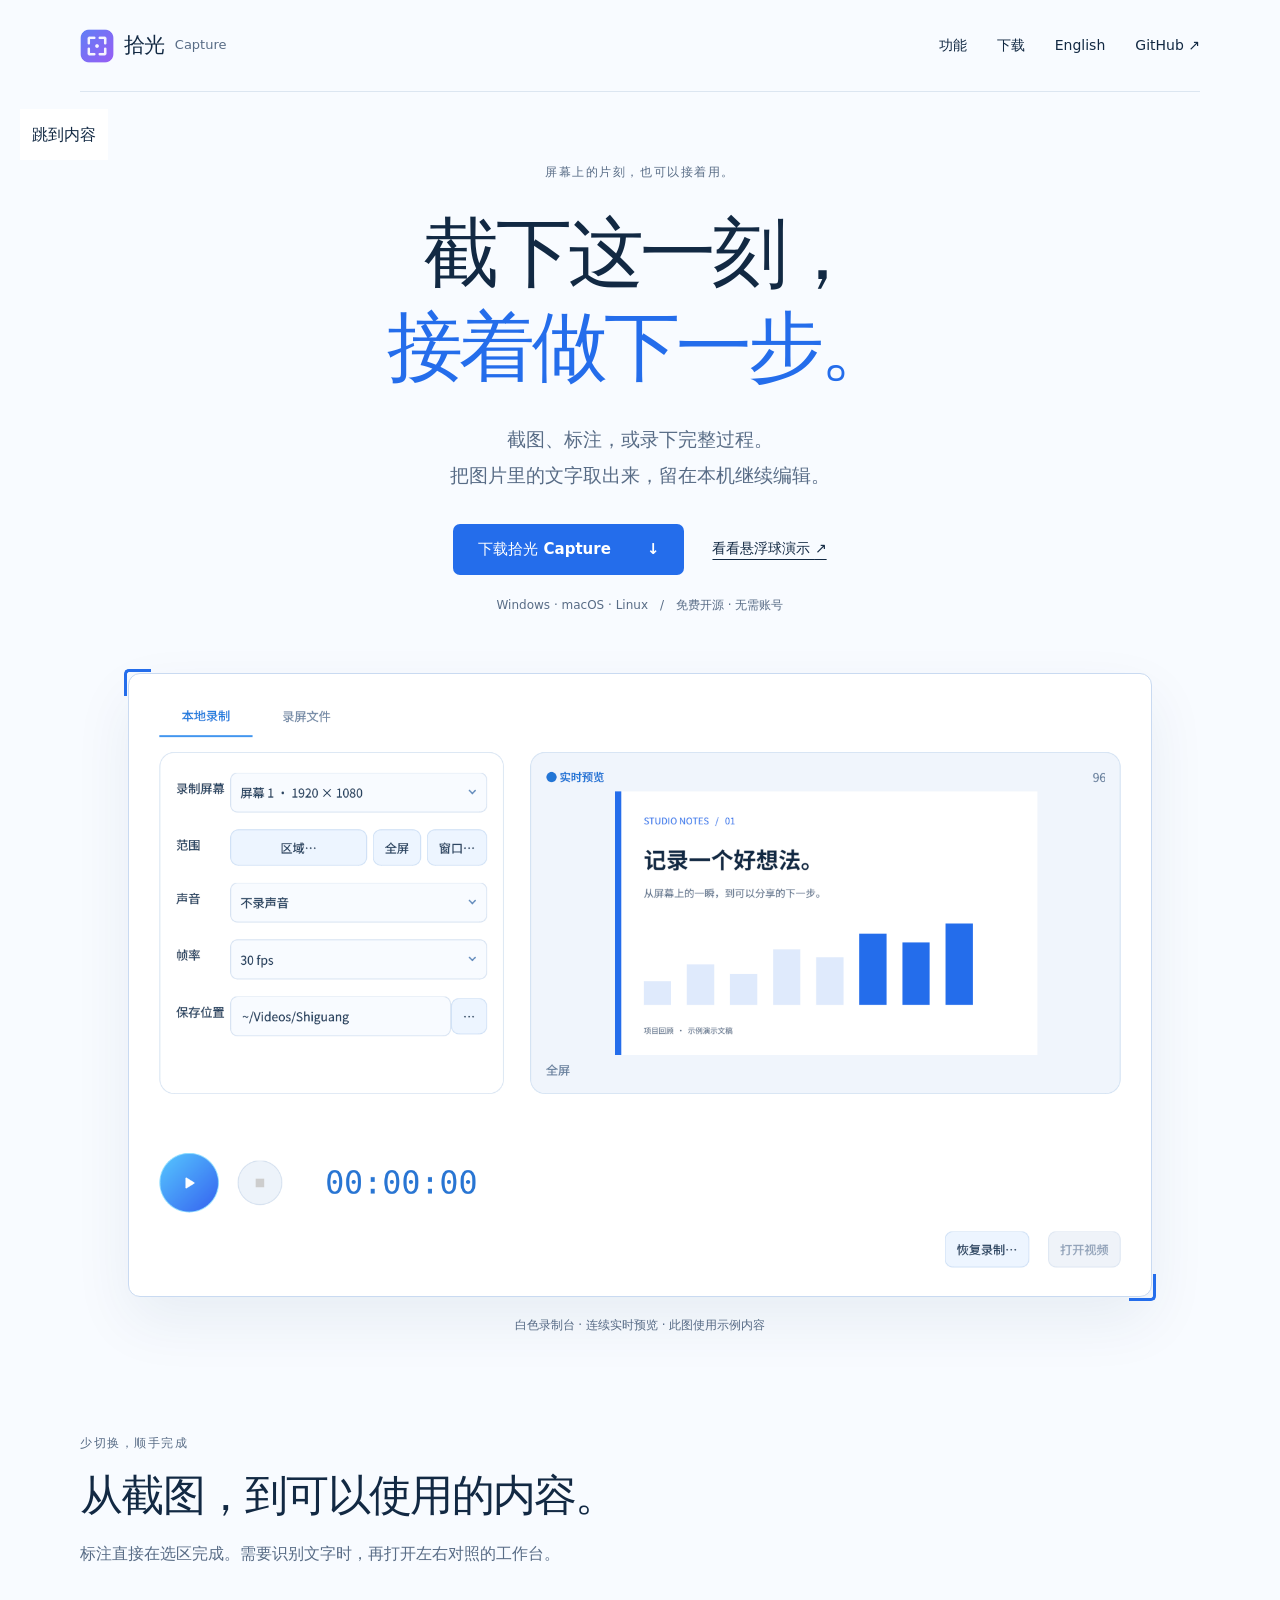
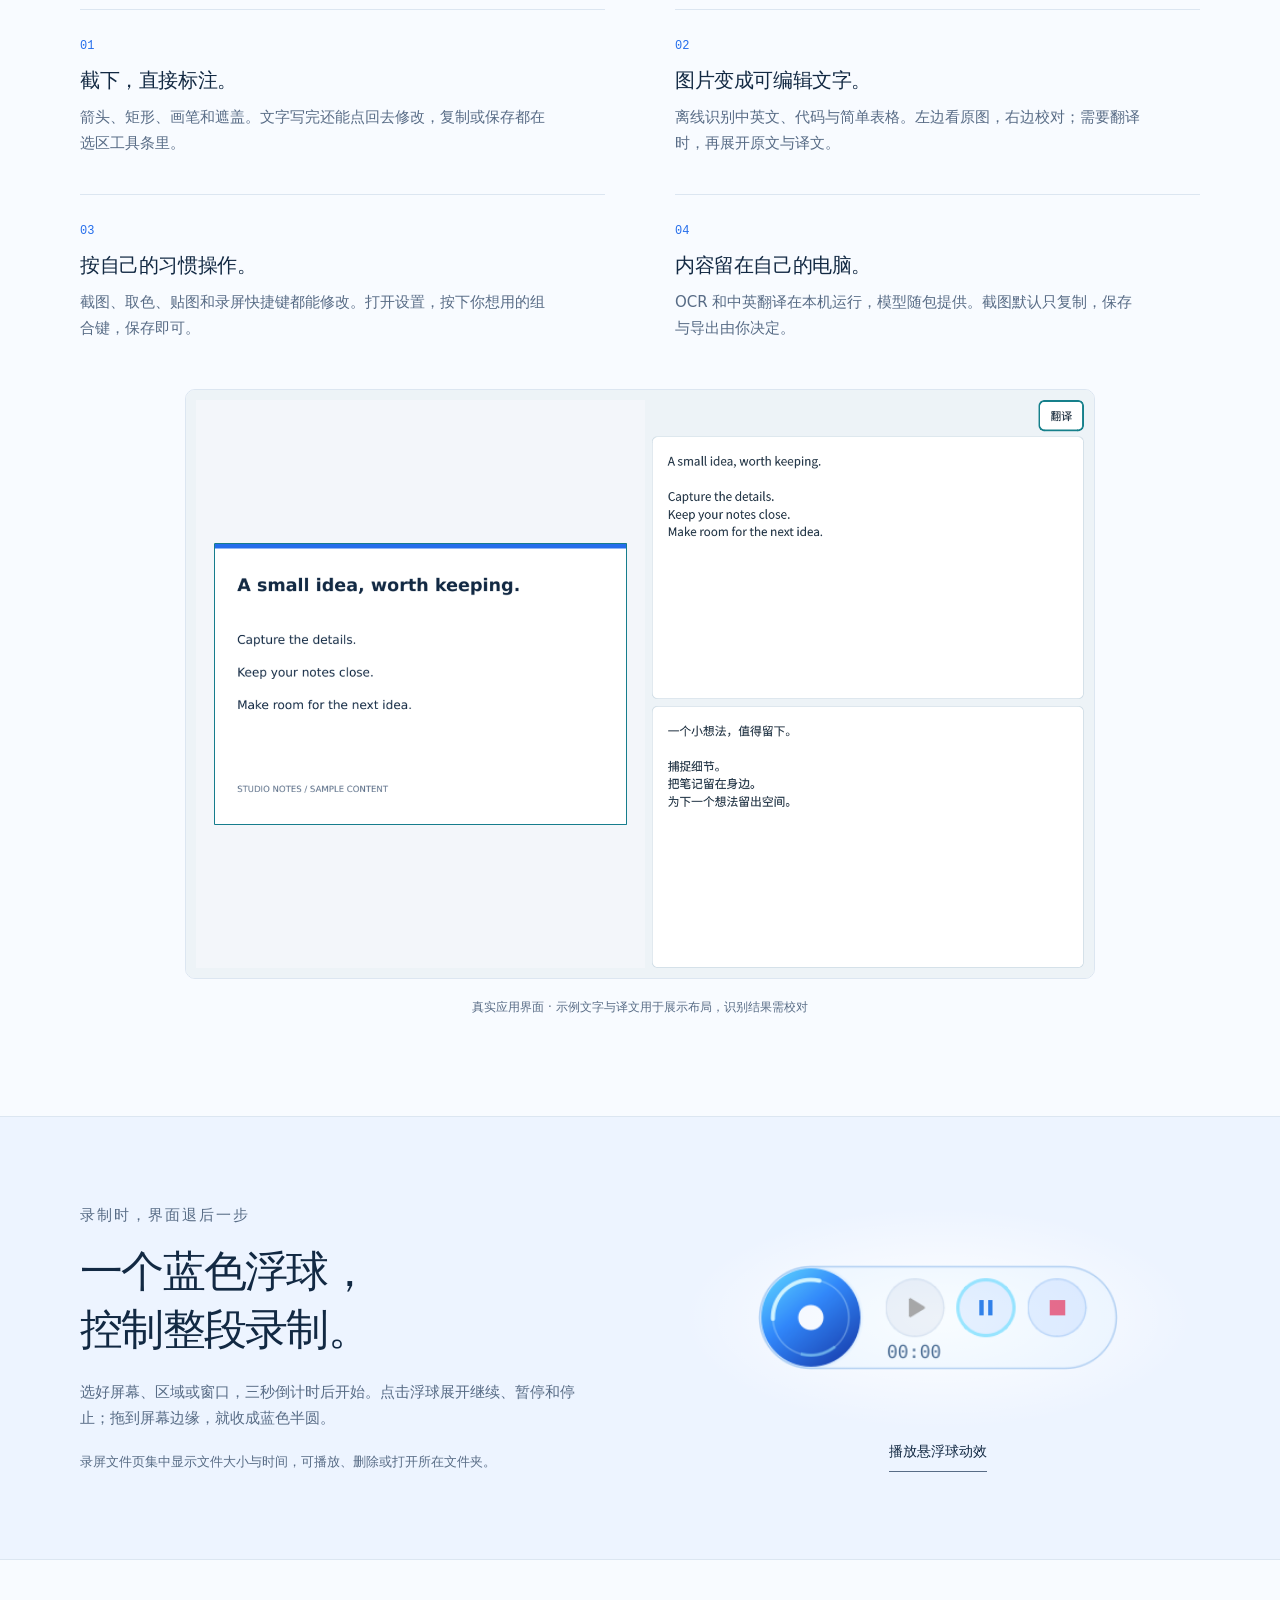
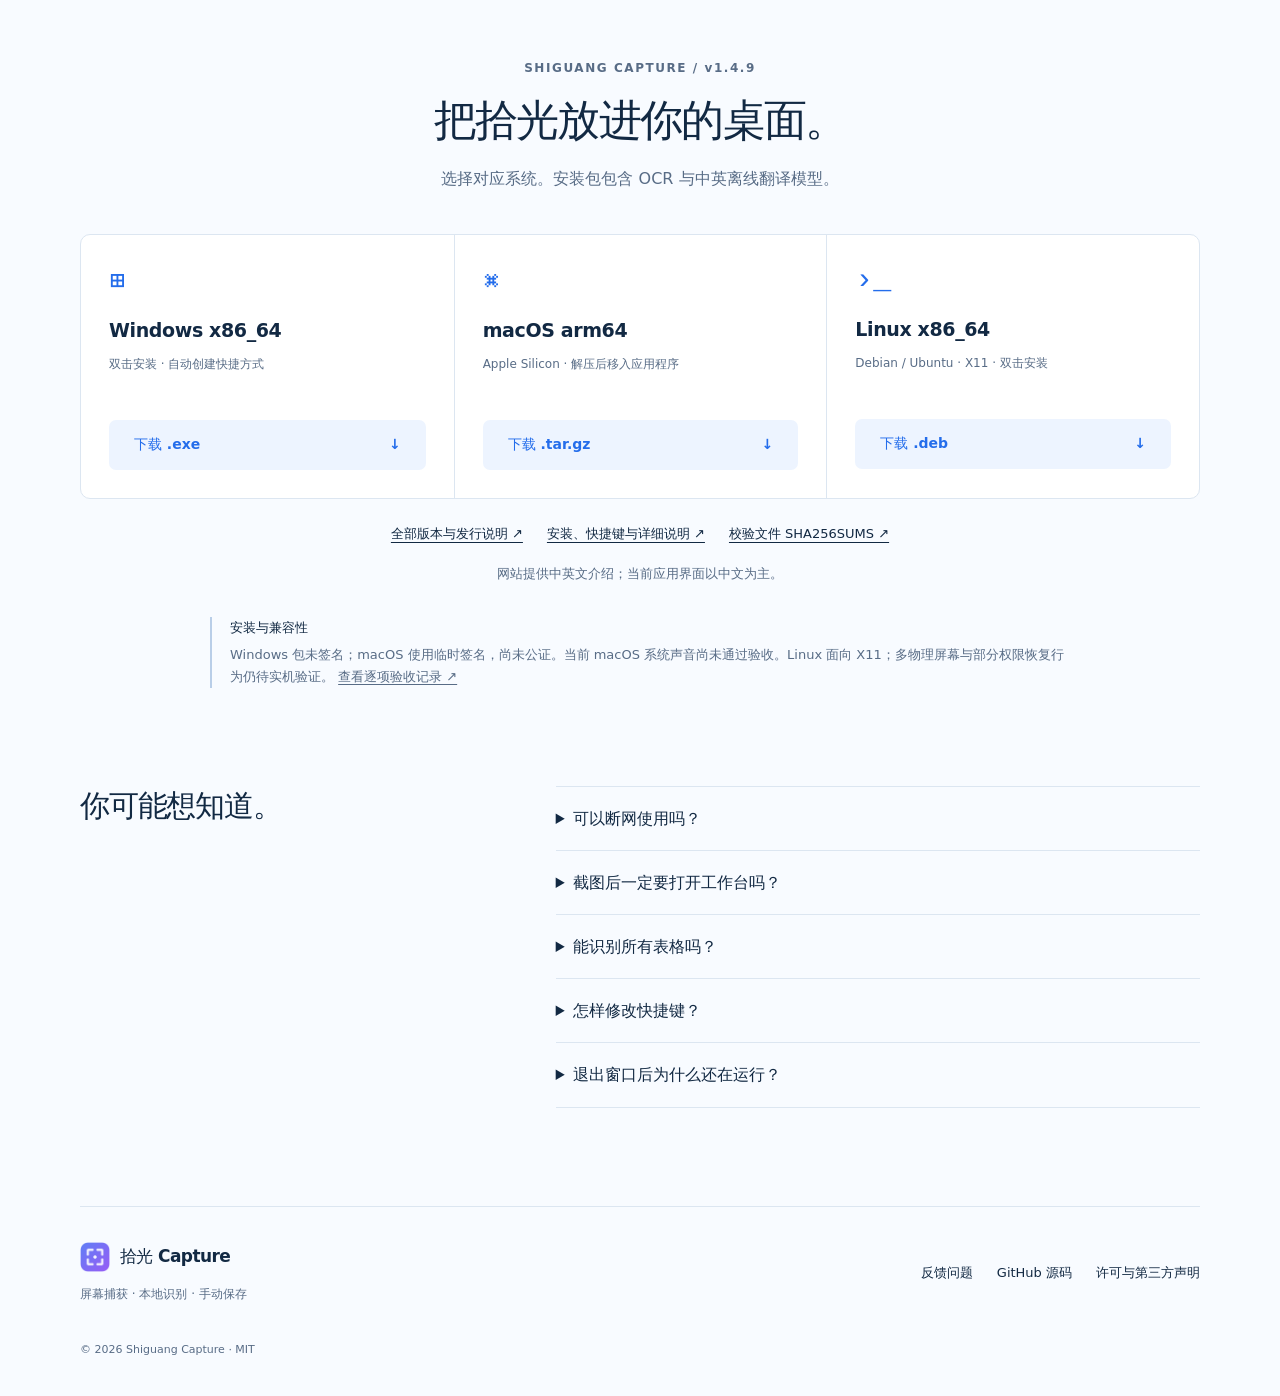
<file: docs/download.html>
<!doctype html>
<html lang="zh-CN">
<head>
<meta charset="utf-8">
<meta name="viewport" content="width=device-width,initial-scale=1">
<meta http-equiv="refresh" content="0; url=./#download">
<link rel="canonical" href="https://asoming.github.io/shiguang-capture/#download">
<title>下载拾光 Capture · 拾光 Capture</title>
<link rel="stylesheet" href="assets/site.css">
<script src="assets/site.js" defer>
</script>
</head>
<body>
<main class="wrap section">
<h1>下载拾光 Capture</h1>
<p>
<a href="./#download">进入拾光 Capture 产品主页 →</a>
</p>
</main>
</body>
</html>
</file>
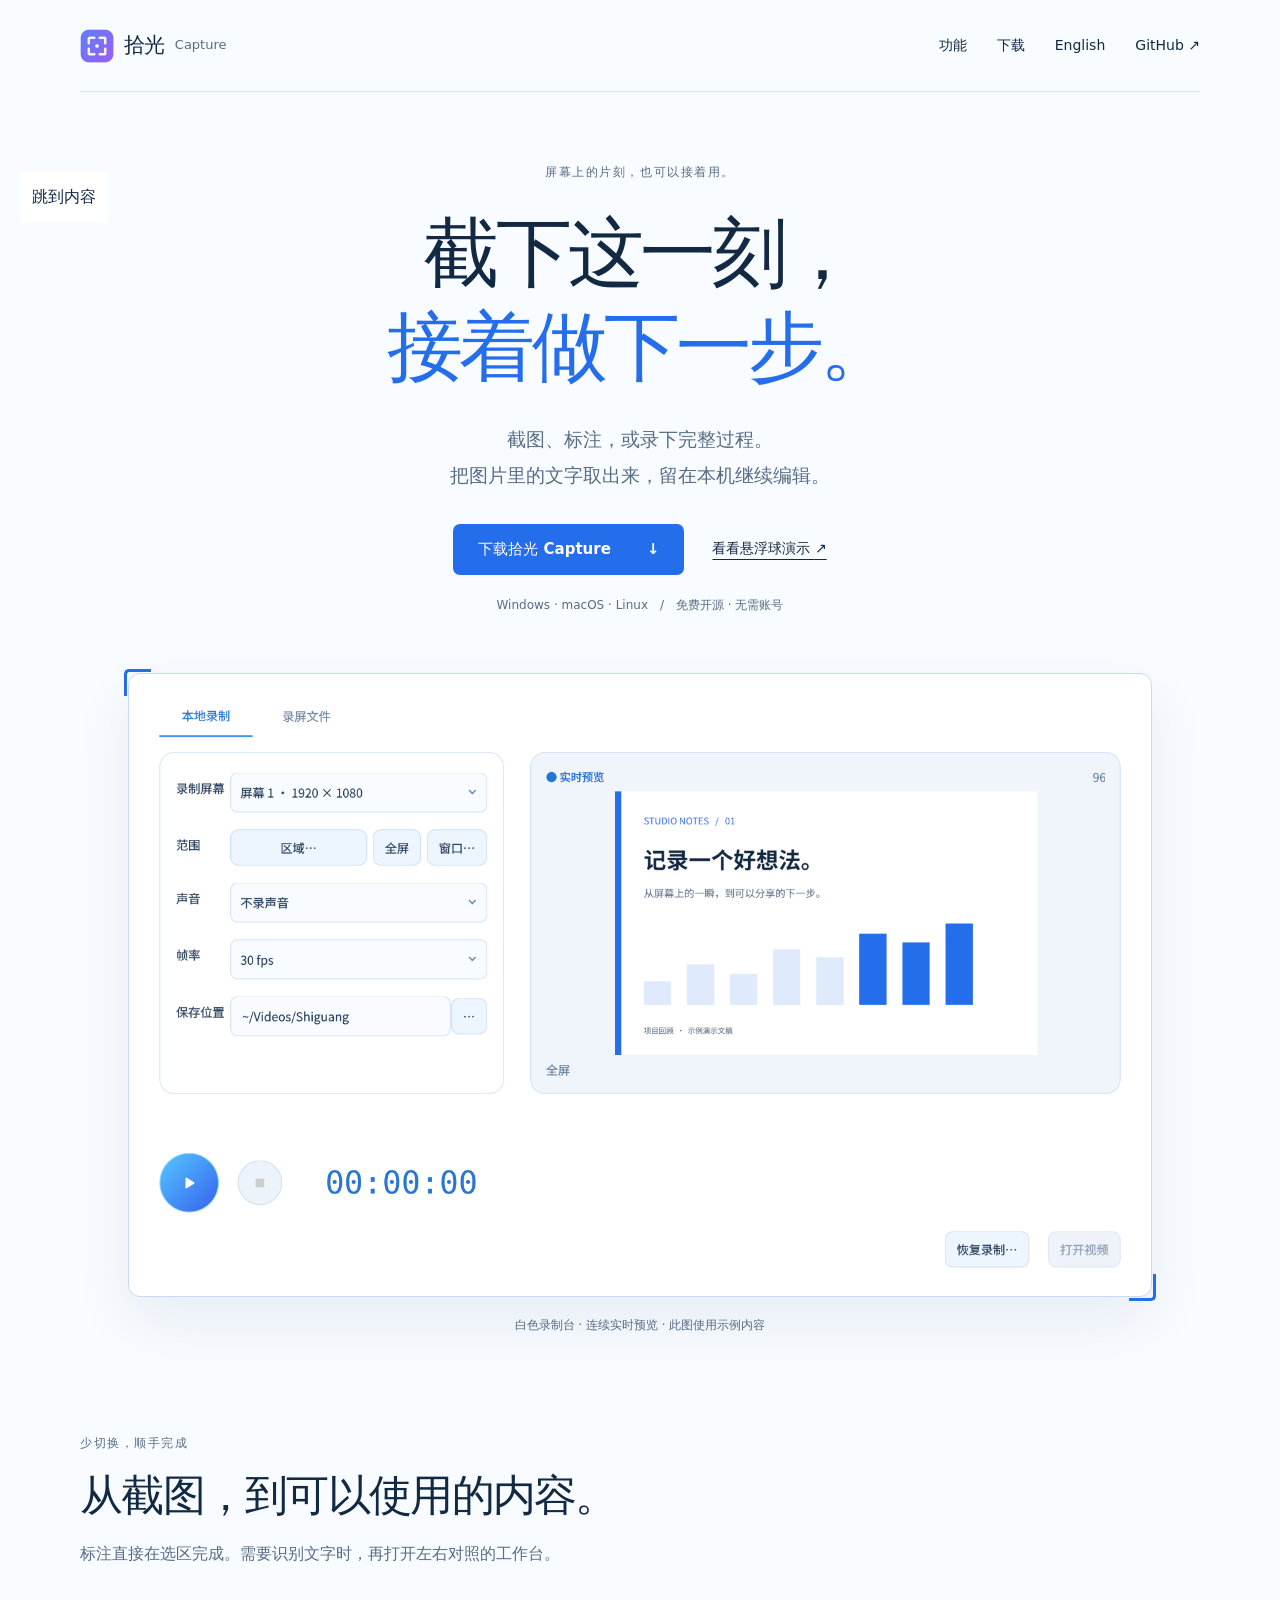
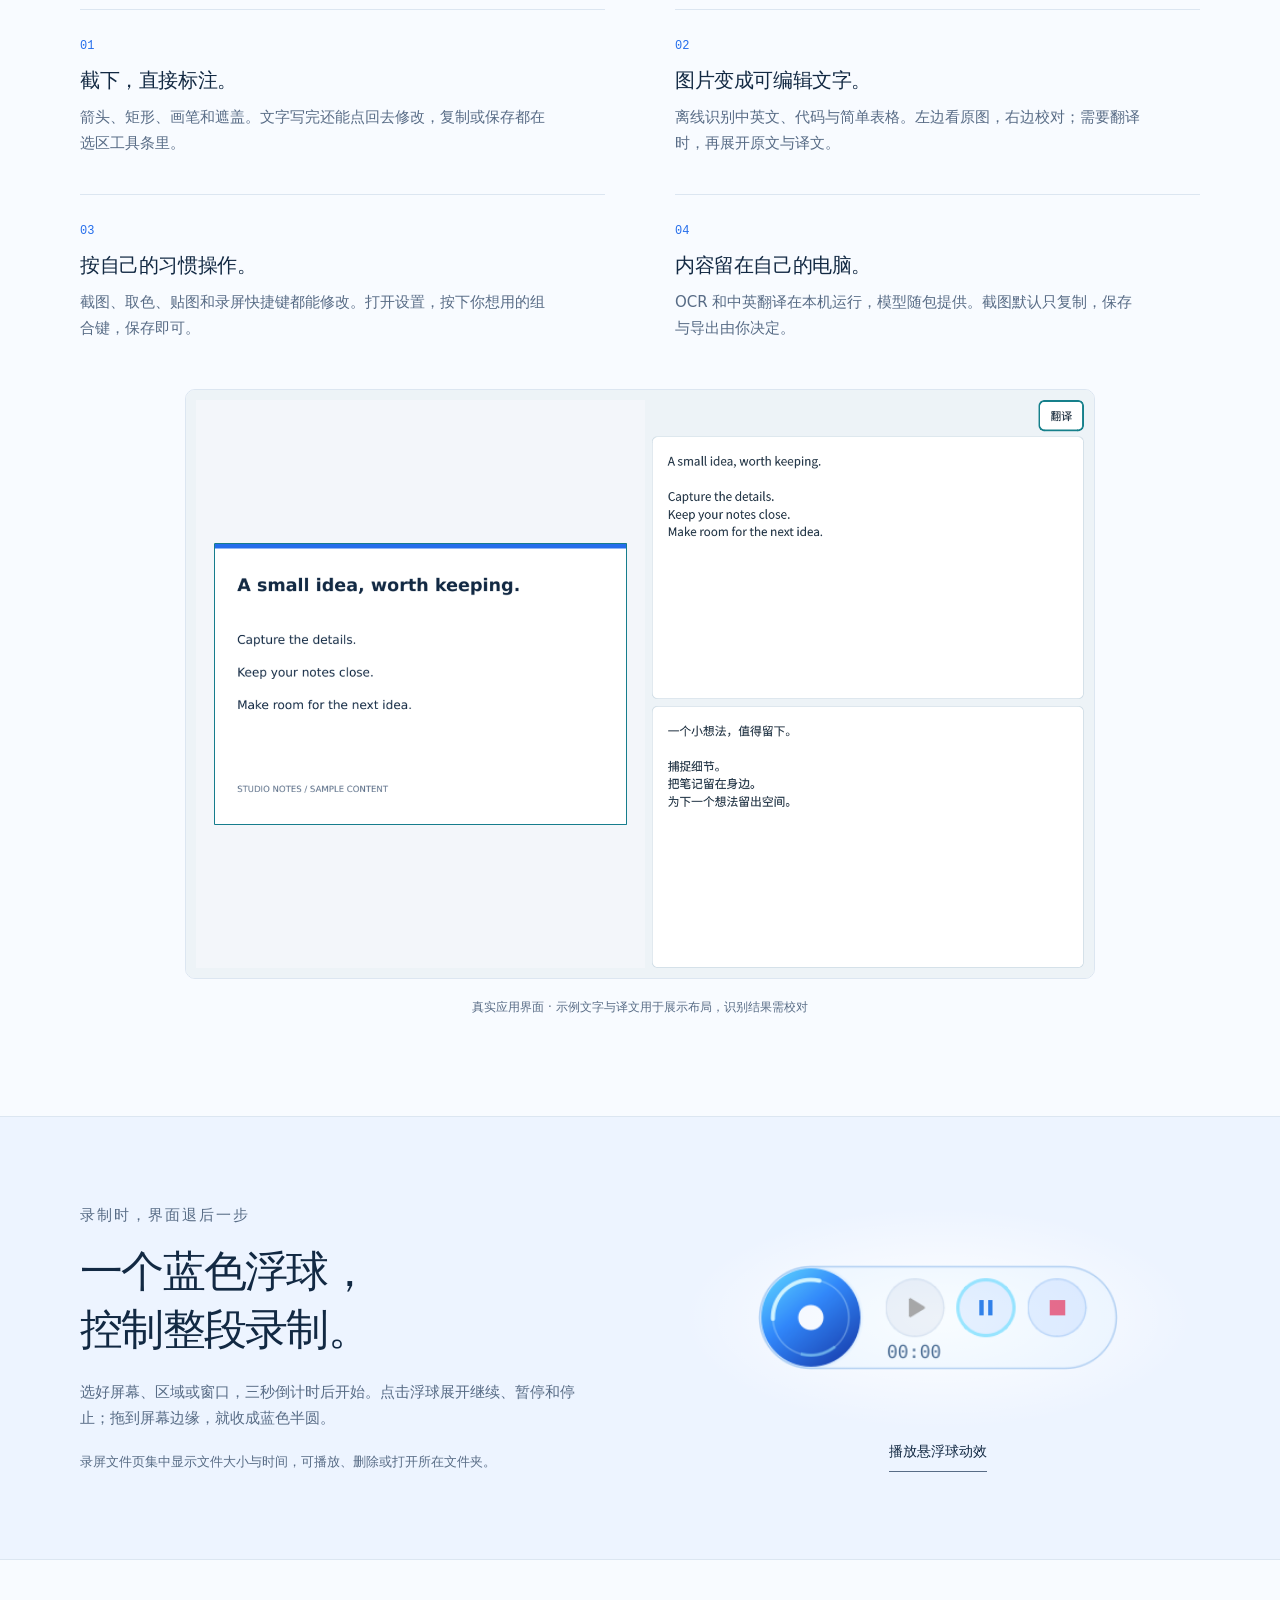
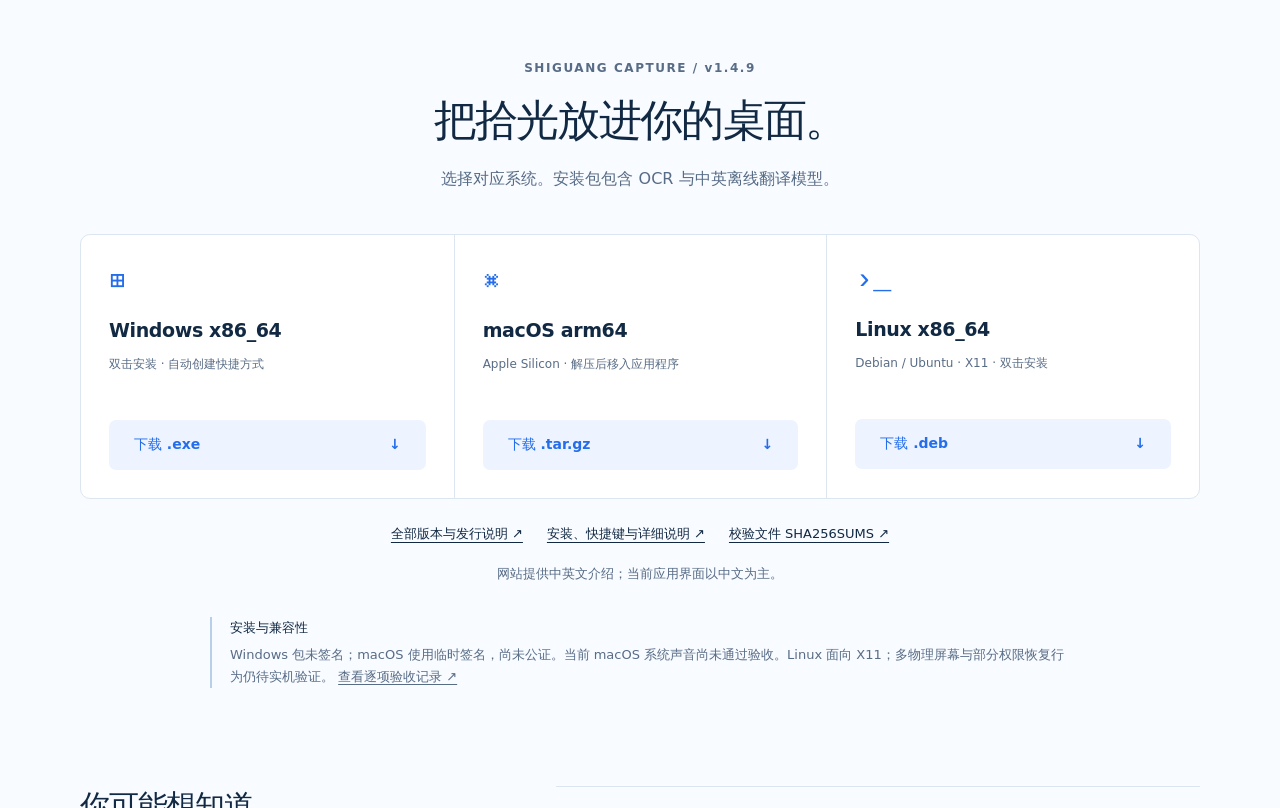
<file: docs/features.html>
<!doctype html>
<html lang="zh-CN">
<head>
<meta charset="utf-8">
<meta name="viewport" content="width=device-width,initial-scale=1">
<meta http-equiv="refresh" content="0; url=./#features">
<link rel="canonical" href="https://asoming.github.io/shiguang-capture/#features">
<title>功能介绍 · 拾光 Capture</title>
<link rel="stylesheet" href="assets/site.css">
<script src="assets/site.js" defer>
</script>
</head>
<body>
<main class="wrap section">
<h1>功能介绍</h1>
<p>
<a href="./#features">进入拾光 Capture 产品主页 →</a>
</p>
</main>
</body>
</html>
</file>
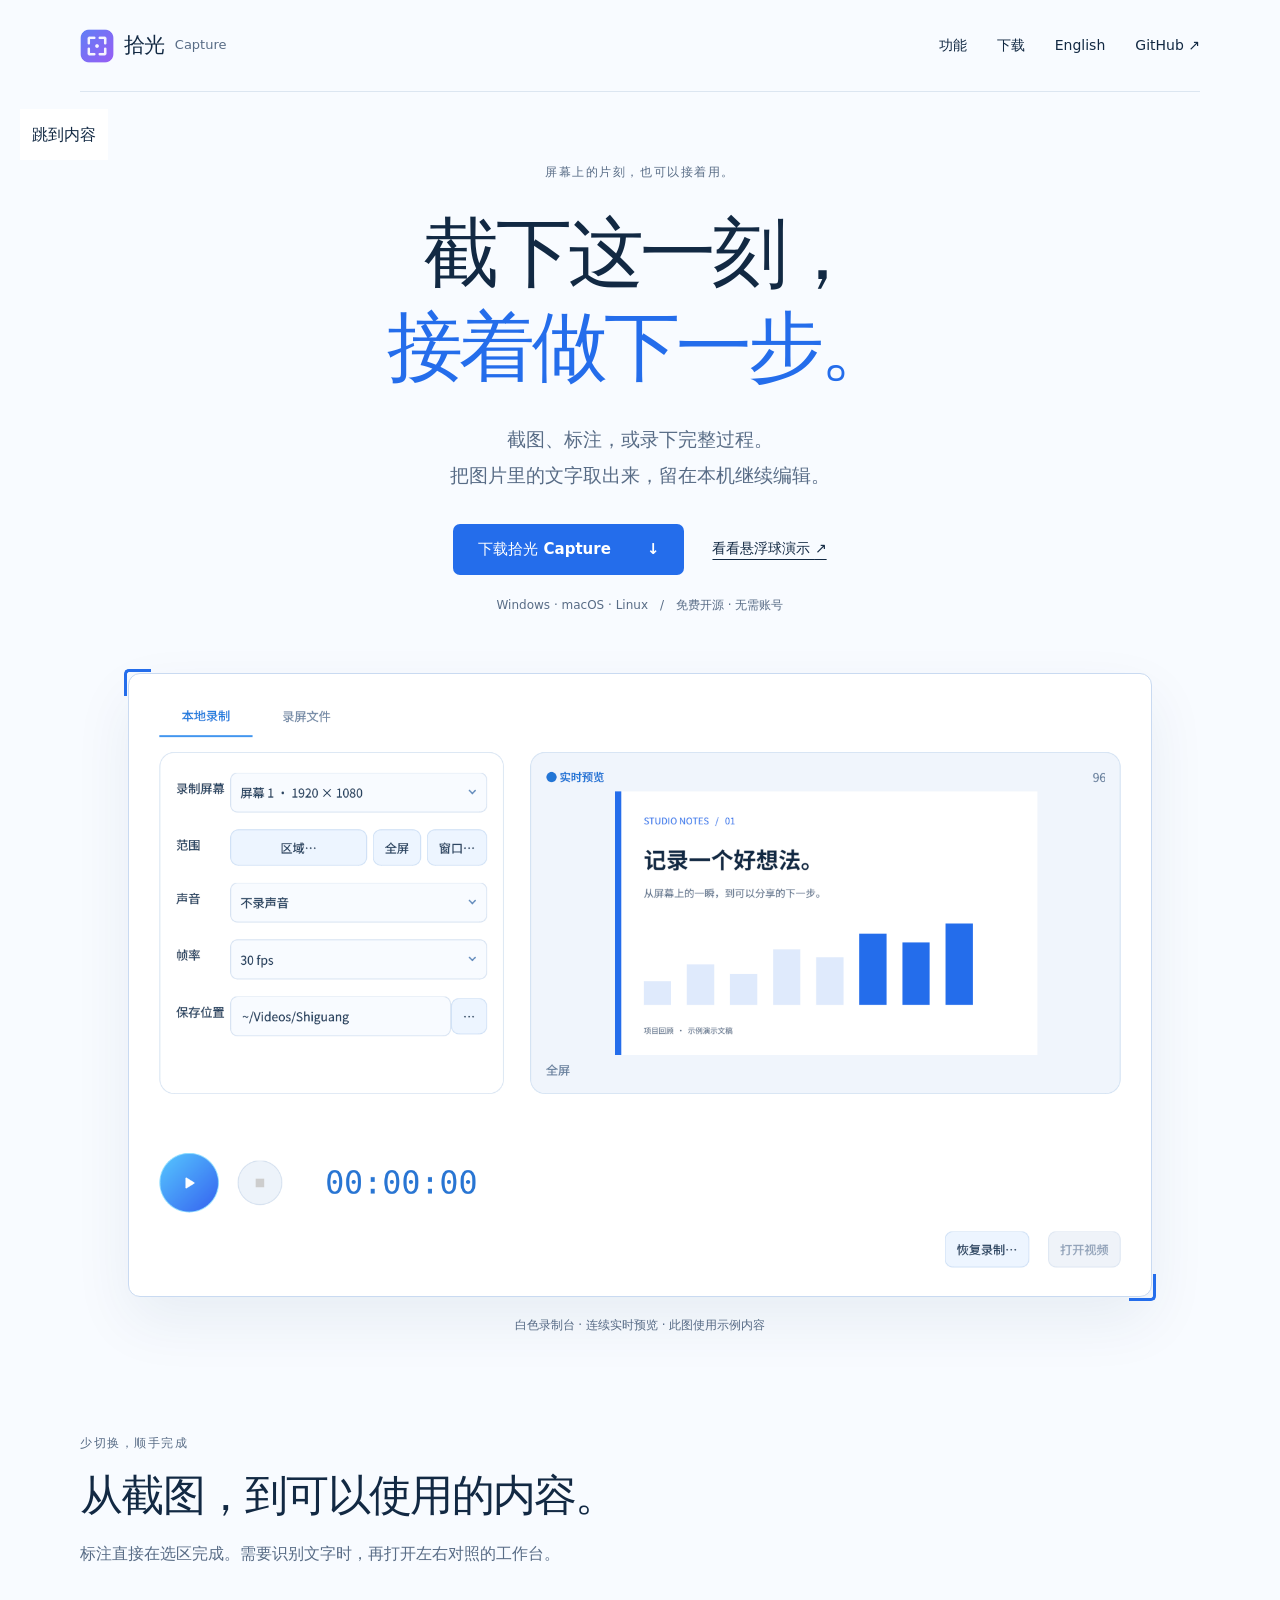
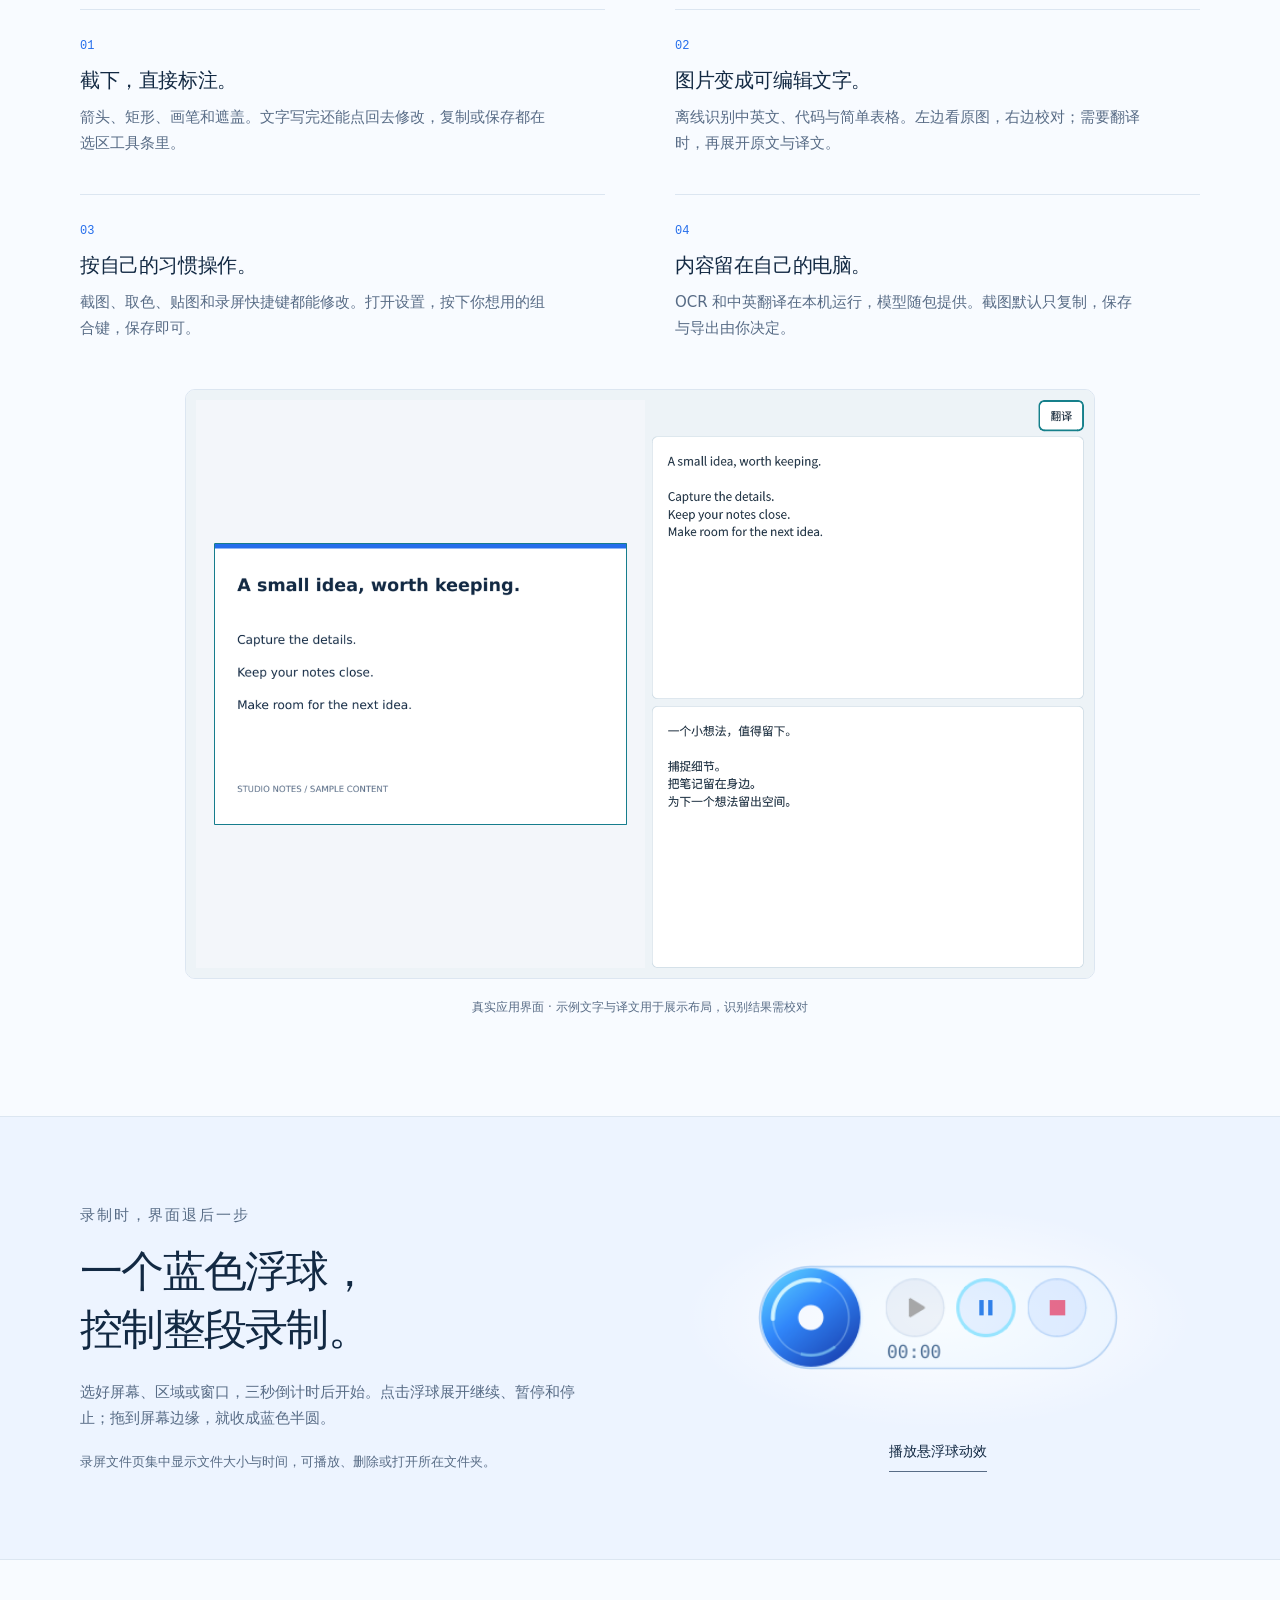
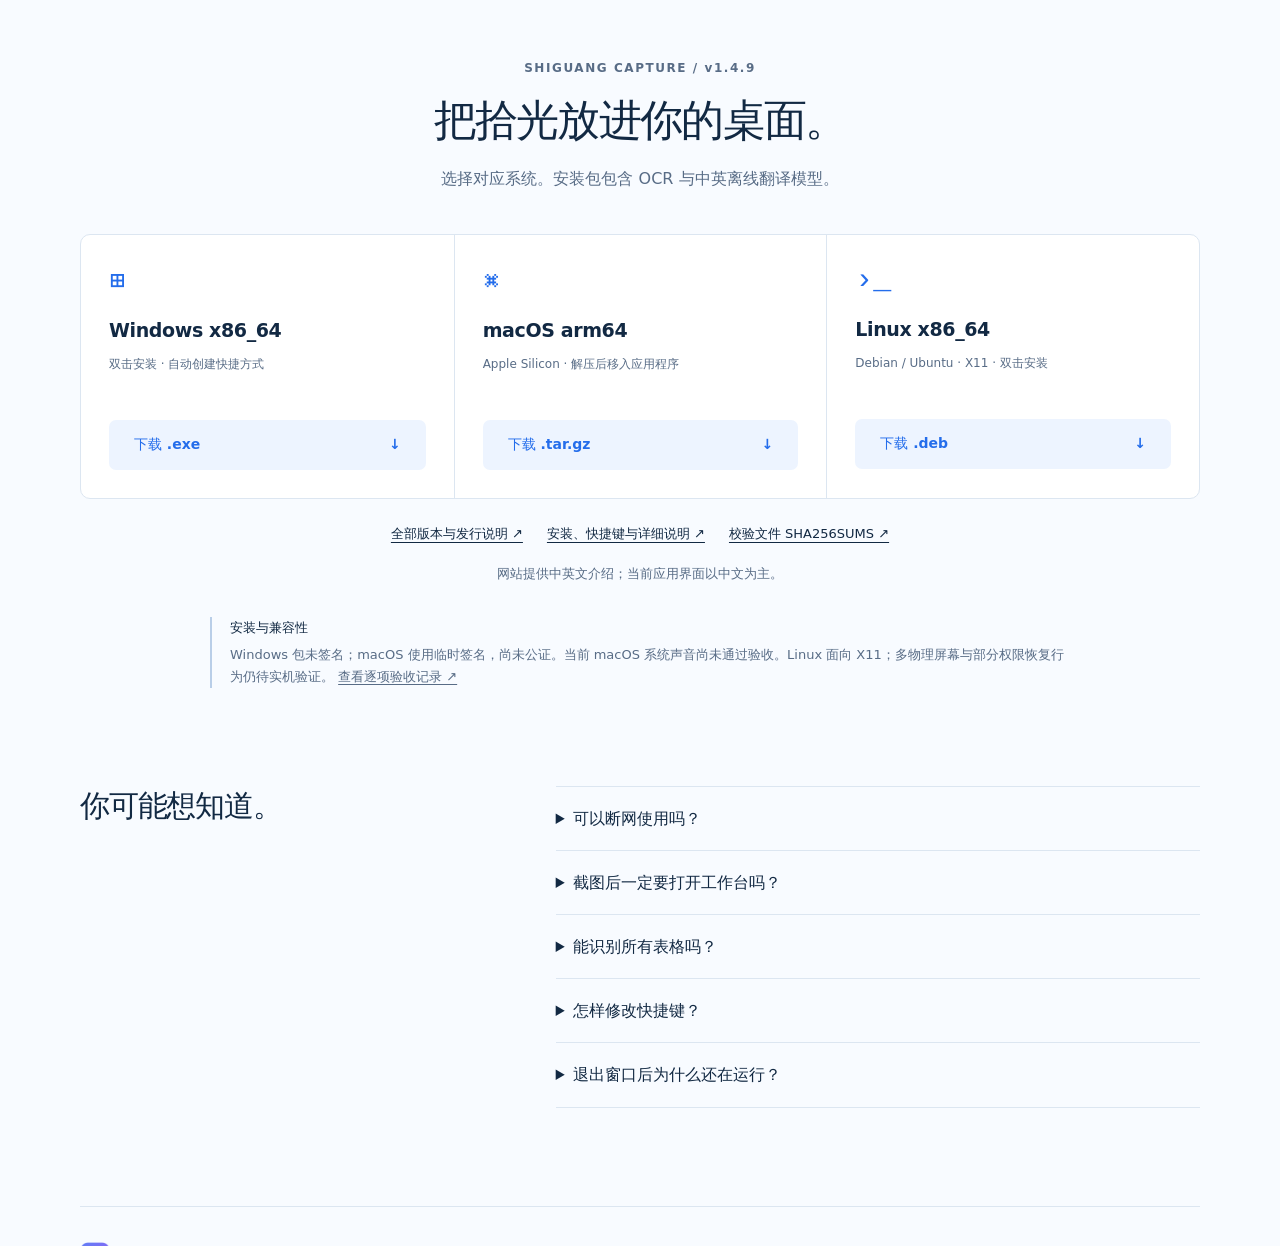
<file: docs/pricing.html>
<!doctype html>
<html lang="zh-CN">
<head>
<meta charset="utf-8">
<meta name="viewport" content="width=device-width,initial-scale=1">
<meta http-equiv="refresh" content="0; url=./#download">
<link rel="canonical" href="https://asoming.github.io/shiguang-capture/#download">
<title>免费开源，无需订阅 · 拾光 Capture</title>
<link rel="stylesheet" href="assets/site.css">
<script src="assets/site.js" defer>
</script>
</head>
<body>
<main class="wrap section">
<h1>免费开源，无需订阅</h1>
<p>
<a href="./#download">进入拾光 Capture 产品主页 →</a>
</p>
</main>
</body>
</html>
</file>
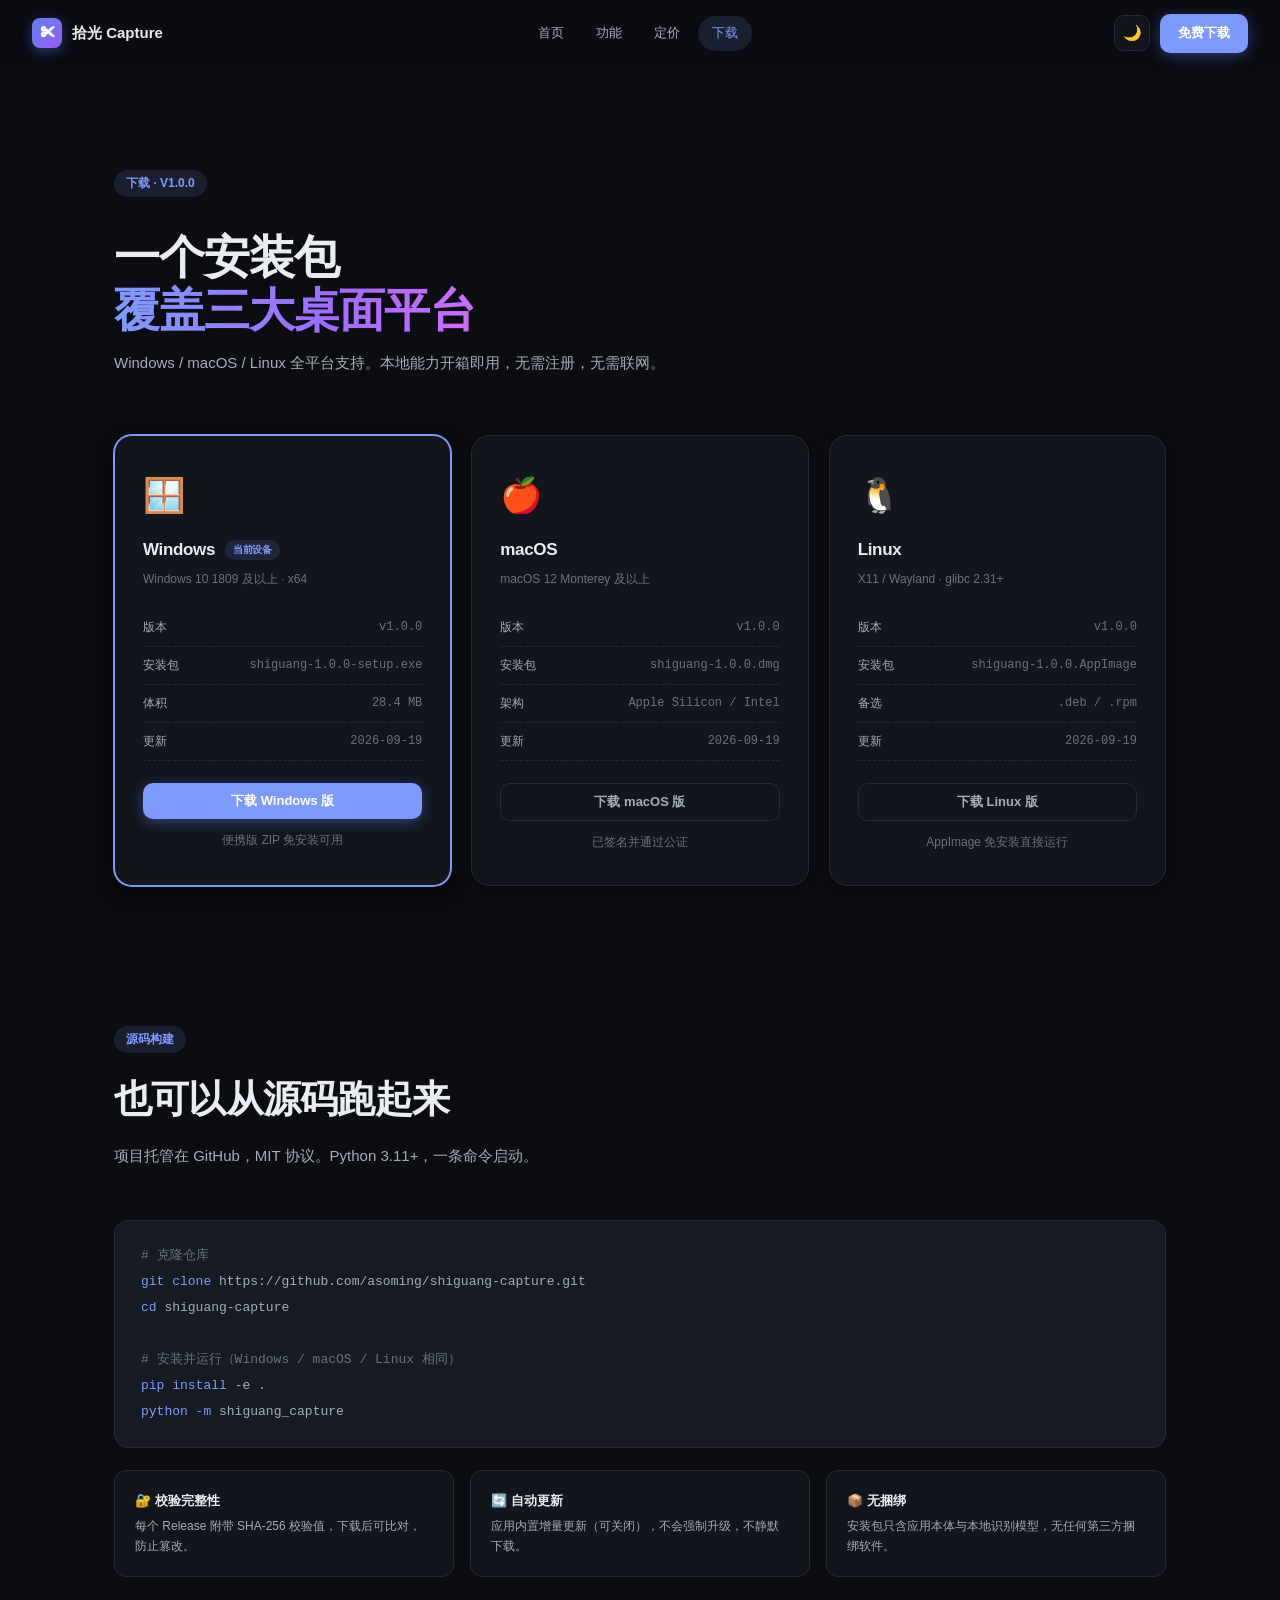
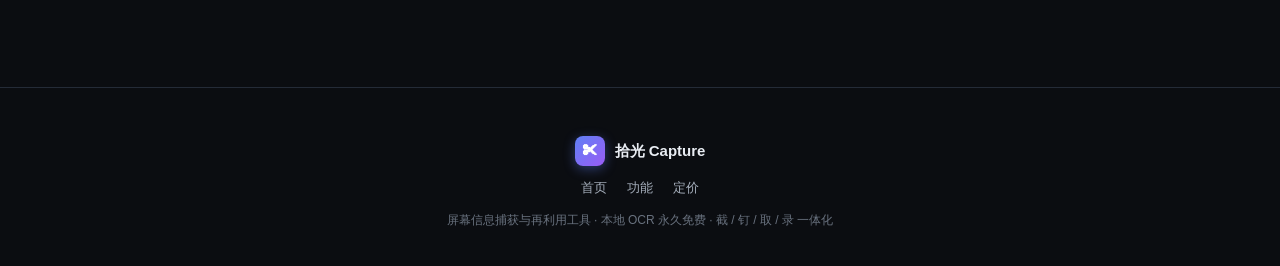
<file: site/download.html>
<!DOCTYPE html>
<html lang="zh-CN">
<head>
<meta charset="UTF-8">
<meta name="viewport" content="width=device-width, initial-scale=1.0">
<title>下载 · 拾光 Capture</title>
<link rel="stylesheet" href="assets/site.css">
<style>
  .dl-grid{display:grid;grid-template-columns:repeat(3,1fr);gap:20px}
  .dl-card{
    background:var(--surface);border:1px solid var(--border);border-radius:18px;
    padding:32px 28px;box-shadow:var(--shadow-sm);display:flex;flex-direction:column;
    transition:.3s cubic-bezier(.32,.72,0,1);
  }
  .dl-card:hover{transform:translateY(-5px);box-shadow:var(--shadow-md);border-color:var(--border-strong)}
  .dl-card.hot{border-color:var(--brand);box-shadow:0 0 0 1px var(--brand),var(--shadow-md)}
  .dl-os{font-size:34px;margin-bottom:14px}
  .dl-card h3{font-size:17px;display:flex;align-items:center;gap:10px}
  .dl-req{font-size:12px;color:var(--text-3);margin:6px 0 20px}
  .dl-meta{
    display:flex;justify-content:space-between;font-size:12px;color:var(--text-2);
    padding:9px 0;border-bottom:1px dashed var(--border);
  }
  .dl-meta:last-of-type{border-bottom:none}
  .dl-meta .mono{color:var(--text-3)}
  .dl-card .btn{justify-content:center;margin-top:22px}
  .dl-alt{font-size:12px;color:var(--text-3);text-align:center;margin-top:12px}

  .install{
    background:var(--code-bg);border:1px solid var(--border);border-radius:14px;
    padding:22px 26px;font-family:ui-monospace,monospace;font-size:13px;
    color:var(--text-2);overflow-x:auto;line-height:2;
  }
  .install .c{color:var(--text-3)}
  .install .cmd{color:var(--brand)}

  .verify{display:grid;grid-template-columns:repeat(3,1fr);gap:16px}
  .vf{background:var(--surface);border:1px solid var(--border);border-radius:12px;
    padding:20px;font-size:12px;color:var(--text-2)}
  .vf .vf-t{font-weight:700;font-size:13px;color:var(--text);margin-bottom:6px}

  @media (max-width:820px){
    .dl-grid,.verify{grid-template-columns:1fr}
  }
</style>
</head>
<body>

<header id="header">
  <a class="logo" href="index.html"><span class="logo-mark">✂</span>拾光 Capture</a>
  <nav>
    <a href="index.html">首页</a>
    <a href="features.html">功能</a>
    <a href="pricing.html">定价</a>
    <a href="download.html" class="active">下载</a>
  </nav>
  <div class="header-right">
    <button class="theme-toggle" onclick="toggleTheme()" title="切换主题">🌙</button>
    <a class="btn btn-primary" href="download.html">免费下载</a>
  </div>
</header>

<section class="page-hero" style="padding-bottom:10px">
  <span class="sec-tag rise">下载 · V1.0.0</span>
  <h1 class="rise rise-1">一个安装包<br><span class="grad">覆盖三大桌面平台</span></h1>
  <p class="rise rise-2">Windows / macOS / Linux 全平台支持。本地能力开箱即用，无需注册，无需联网。</p>
</section>

<section class="block" style="padding-top:50px">
  <div class="dl-grid">
    <div class="dl-card hot reveal">
      <div class="dl-os">🪟</div>
      <h3>Windows <span class="badge badge-pro">当前设备</span></h3>
      <div class="dl-req">Windows 10 1809 及以上 · x64</div>
      <div class="dl-meta"><span>版本</span><span class="mono">v1.0.0</span></div>
      <div class="dl-meta"><span>安装包</span><span class="mono">shiguang-1.0.0-setup.exe</span></div>
      <div class="dl-meta"><span>体积</span><span class="mono">28.4 MB</span></div>
      <div class="dl-meta"><span>更新</span><span class="mono">2026-09-19</span></div>
      <button class="btn btn-primary" onclick="toast('下载将在仓库 Release 发布后开放')">下载 Windows 版</button>
      <div class="dl-alt">便携版 ZIP 免安装可用</div>
    </div>

    <div class="dl-card reveal">
      <div class="dl-os">🍎</div>
      <h3>macOS</h3>
      <div class="dl-req">macOS 12 Monterey 及以上</div>
      <div class="dl-meta"><span>版本</span><span class="mono">v1.0.0</span></div>
      <div class="dl-meta"><span>安装包</span><span class="mono">shiguang-1.0.0.dmg</span></div>
      <div class="dl-meta"><span>架构</span><span class="mono">Apple Silicon / Intel</span></div>
      <div class="dl-meta"><span>更新</span><span class="mono">2026-09-19</span></div>
      <button class="btn btn-ghost" onclick="toast('下载将在仓库 Release 发布后开放')">下载 macOS 版</button>
      <div class="dl-alt">已签名并通过公证</div>
    </div>

    <div class="dl-card reveal">
      <div class="dl-os">🐧</div>
      <h3>Linux</h3>
      <div class="dl-req">X11 / Wayland · glibc 2.31+</div>
      <div class="dl-meta"><span>版本</span><span class="mono">v1.0.0</span></div>
      <div class="dl-meta"><span>安装包</span><span class="mono">shiguang-1.0.0.AppImage</span></div>
      <div class="dl-meta"><span>备选</span><span class="mono">.deb / .rpm</span></div>
      <div class="dl-meta"><span>更新</span><span class="mono">2026-09-19</span></div>
      <button class="btn btn-ghost" onclick="toast('下载将在仓库 Release 发布后开放')">下载 Linux 版</button>
      <div class="dl-alt">AppImage 免安装直接运行</div>
    </div>
  </div>
</section>

<section class="block" style="padding-top:30px">
  <div class="reveal">
    <span class="sec-tag">源码构建</span>
    <h2>也可以从源码跑起来</h2>
    <p class="sec-sub">项目托管在 GitHub，MIT 协议。Python 3.11+，一条命令启动。</p>
  </div>
  <div class="install reveal">
<span class="c"># 克隆仓库</span><br>
<span class="cmd">git clone</span> https://github.com/asoming/shiguang-capture.git<br>
<span class="cmd">cd</span> shiguang-capture<br><br>
<span class="c"># 安装并运行（Windows / macOS / Linux 相同）</span><br>
<span class="cmd">pip install</span> -e .<br>
<span class="cmd">python -m</span> shiguang_capture
  </div>
  <div class="verify reveal" style="margin-top:22px">
    <div class="vf"><div class="vf-t">🔐 校验完整性</div>每个 Release 附带 SHA-256 校验值，下载后可比对，防止篡改。</div>
    <div class="vf"><div class="vf-t">🔄 自动更新</div>应用内置增量更新（可关闭），不会强制升级，不静默下载。</div>
    <div class="vf"><div class="vf-t">📦 无捆绑</div>安装包只含应用本体与本地识别模型，无任何第三方捆绑软件。</div>
  </div>
</section>

<footer>
  <div class="logo"><span class="logo-mark">✂</span>拾光 Capture</div>
  <div class="foot-links">
    <a href="index.html">首页</a>
    <a href="features.html">功能</a>
    <a href="pricing.html">定价</a>
  </div>
  <div>屏幕信息捕获与再利用工具 · 本地 OCR 永久免费 · 截 / 钉 / 取 / 录 一体化</div>
</footer>

<div class="toast" id="toast"></div>
<script src="assets/site.js"></script>
</body>
</html>
</file>
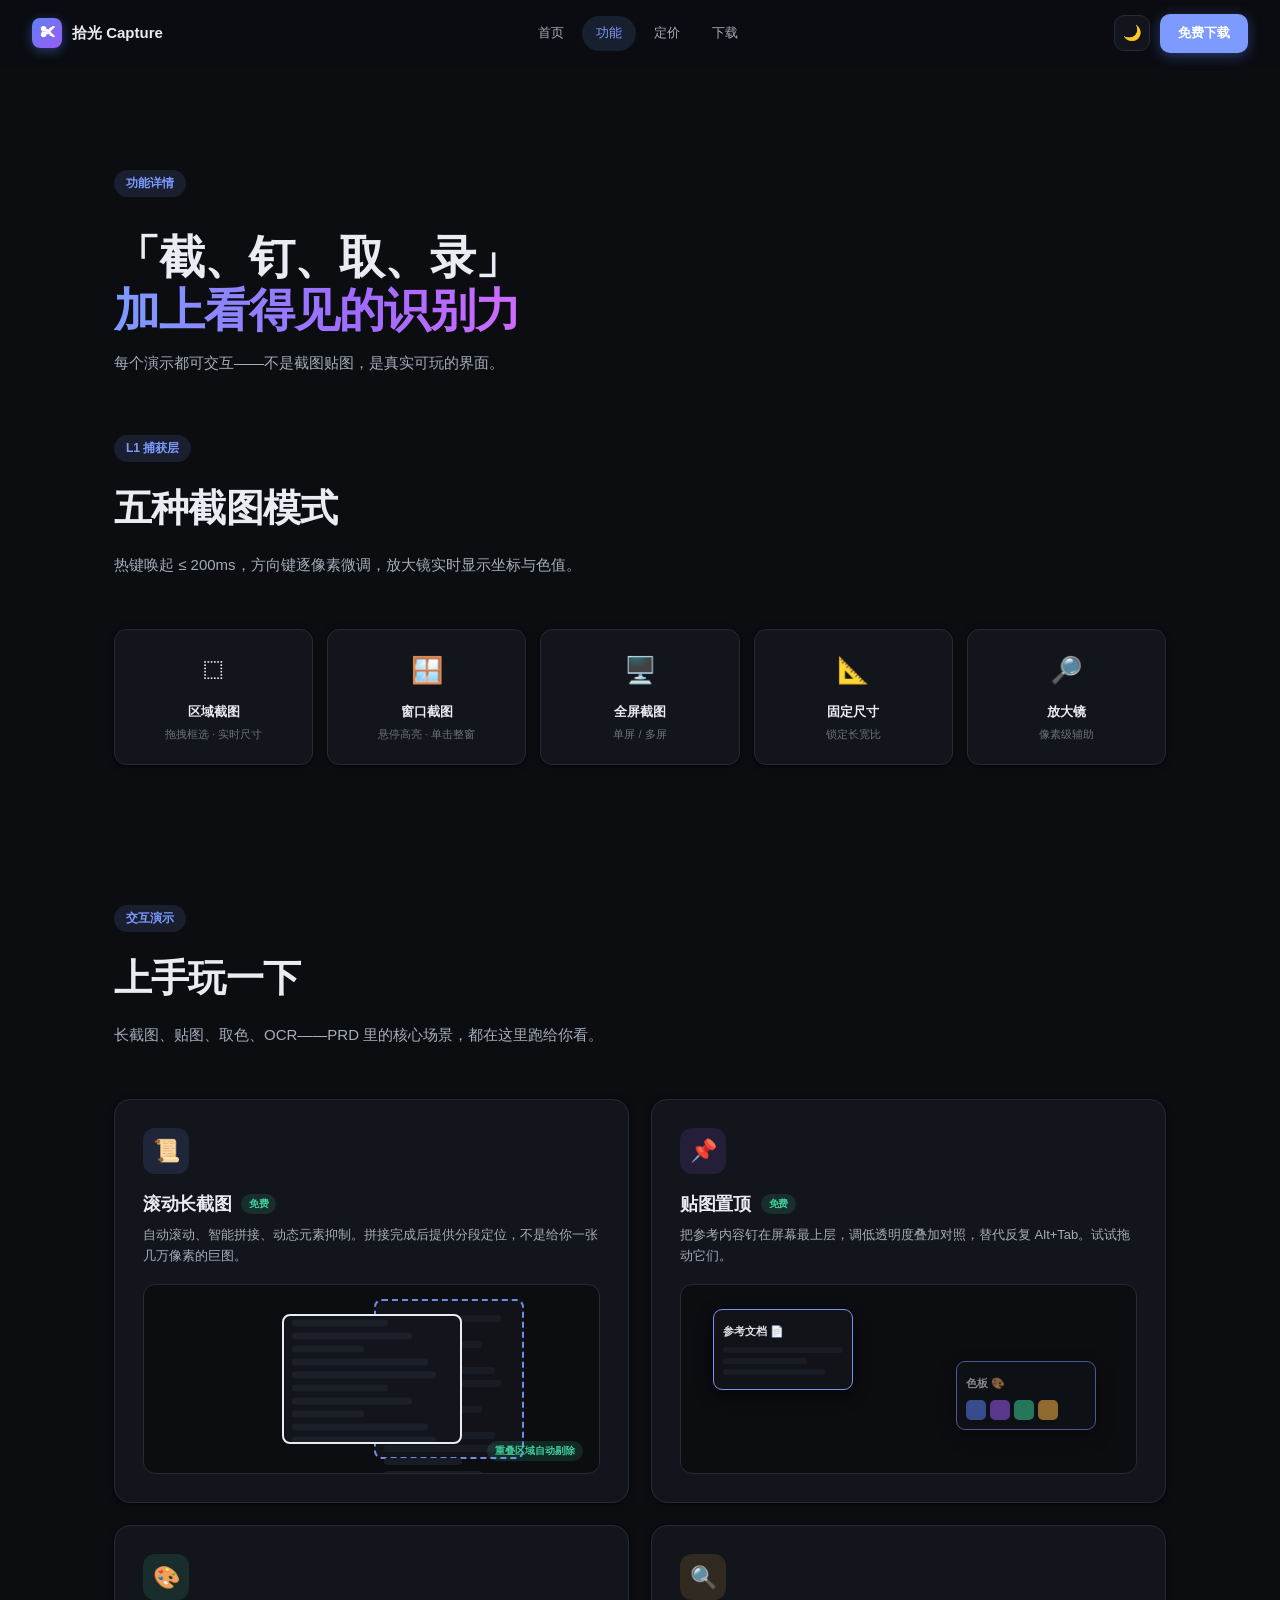
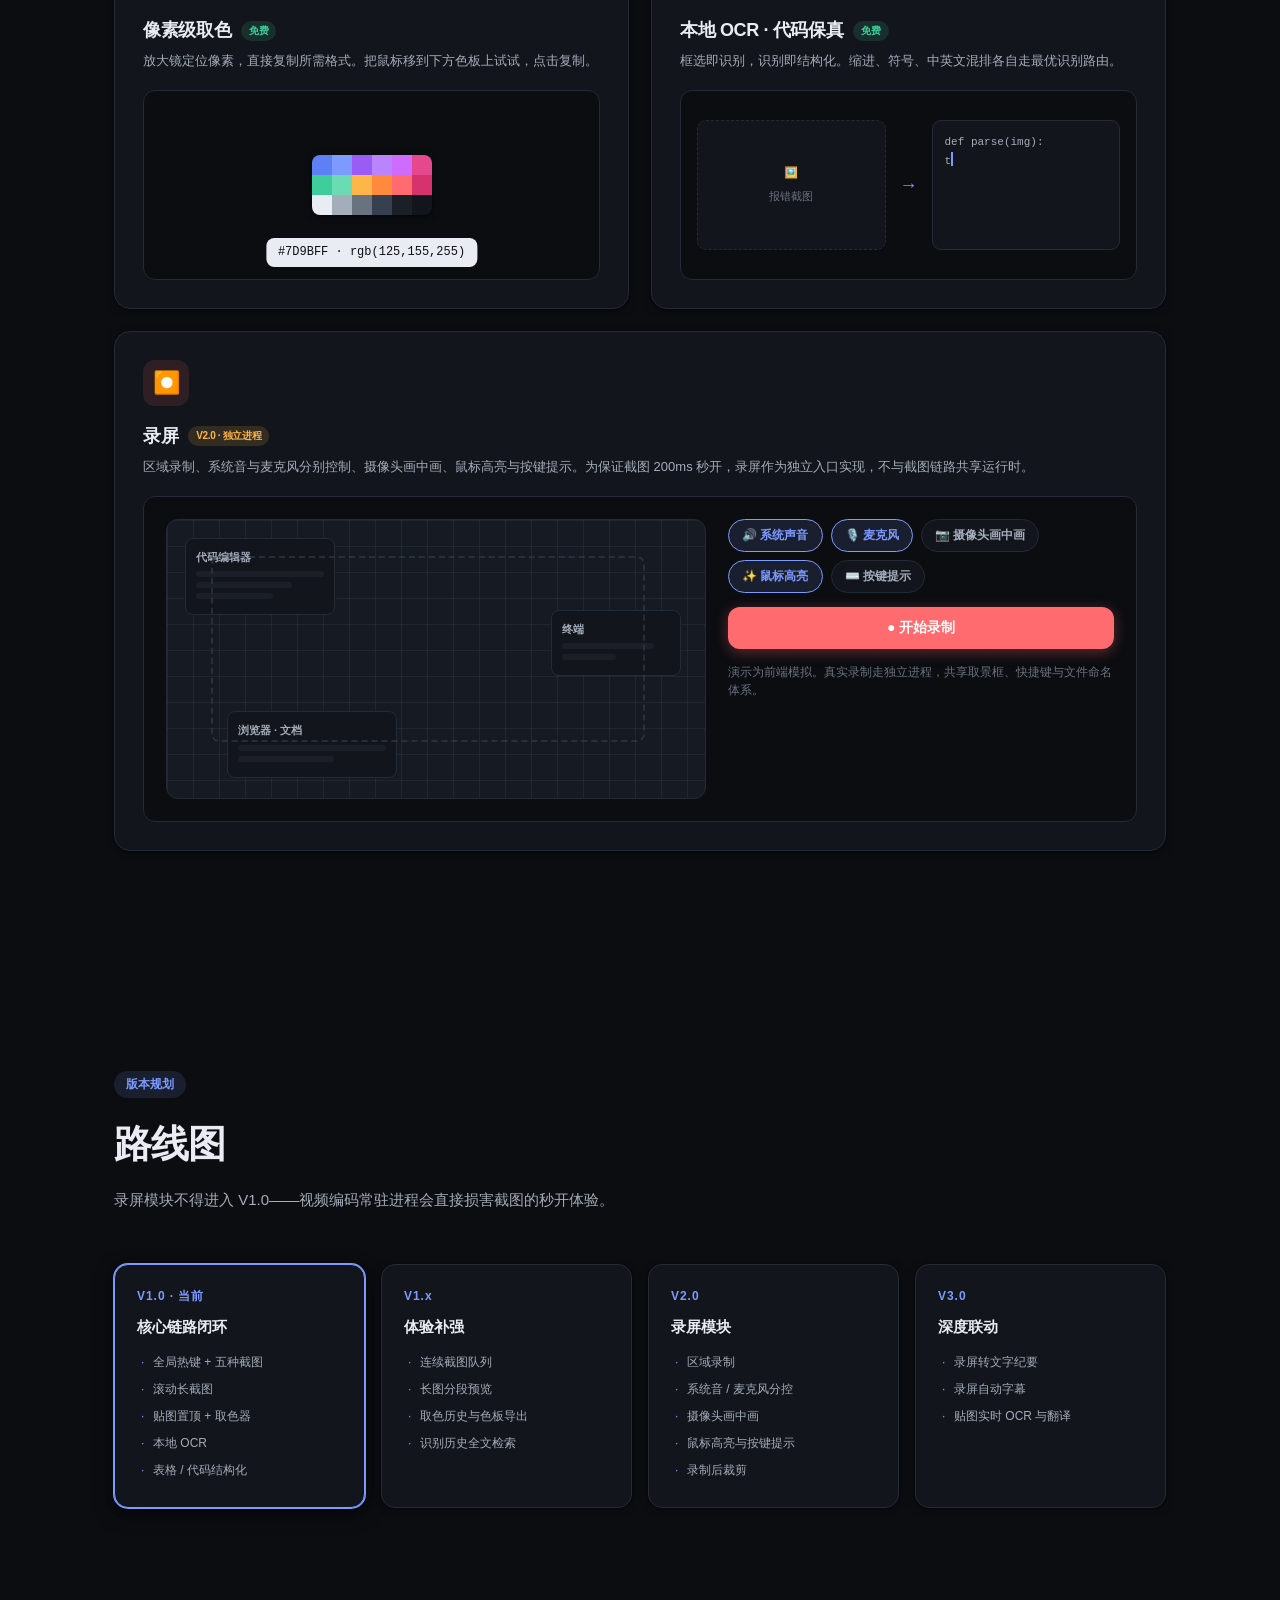
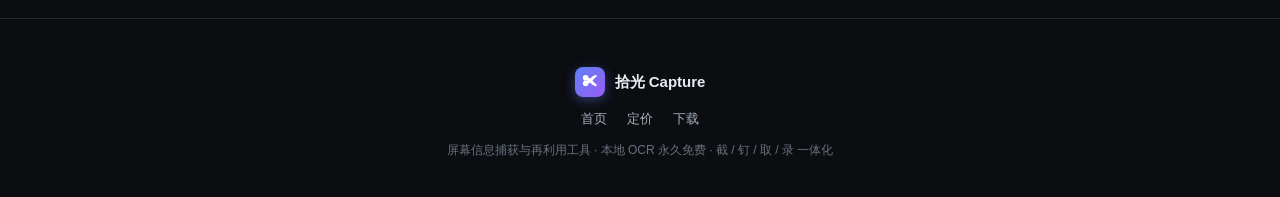
<file: site/features.html>
<!DOCTYPE html>
<html lang="zh-CN">
<head>
<meta charset="UTF-8">
<meta name="viewport" content="width=device-width, initial-scale=1.0">
<title>功能详情 · 拾光 Capture</title>
<link rel="stylesheet" href="assets/site.css">
<style>
  /* ---------- 功能演示台 ---------- */
  .demos{display:grid;grid-template-columns:repeat(2,1fr);gap:22px}
  .demo{
    background:var(--surface);border:1px solid var(--border);
    border-radius:16px;padding:28px;box-shadow:var(--shadow-sm);
    transition:.3s cubic-bezier(.32,.72,0,1);display:flex;flex-direction:column;
  }
  .demo:hover{box-shadow:var(--shadow-md);transform:translateY(-4px)}
  .demo.full{grid-column:1/-1}
  .demo-icon{
    width:46px;height:46px;border-radius:12px;display:grid;place-items:center;
    font-size:22px;margin-bottom:16px;
  }
  .demo h3{font-size:18px;margin-bottom:6px;display:flex;align-items:center;gap:10px}
  .demo>p{color:var(--text-2);font-size:13px;margin-bottom:18px}
  .demo-stage{
    margin-top:auto;background:var(--bg);border:1px solid var(--border);
    border-radius:12px;min-height:190px;position:relative;overflow:hidden;
    display:flex;align-items:center;justify-content:center;padding:16px;
  }

  /* 长截图 */
  .ls-view{width:180px;height:130px;border:2px solid var(--text);border-radius:8px;
    background:var(--surface);overflow:hidden;position:relative;z-index:2}
  .ls-content{position:absolute;left:0;right:0;top:0;padding:8px}
  .ls-line{height:7px;border-radius:3px;background:var(--surface-2);margin:6px 0}
  .ls-long{position:absolute;left:230px;top:14px;width:150px;height:160px;
    border:2px dashed var(--brand);border-radius:8px;background:var(--surface);
    padding:8px;opacity:.9}
  .ls-badge{position:absolute;right:16px;bottom:12px;z-index:3}

  /* 贴图 */
  .pin-win{position:absolute;background:var(--surface);border:1.5px solid var(--brand);
    border-radius:9px;box-shadow:var(--shadow-md);padding:9px;width:140px;cursor:grab}
  .pin-win:active{cursor:grabbing}
  .pin-win .bar{height:6px;border-radius:3px;background:var(--surface-2);margin:5px 0}
  .pin-1{top:24px;left:32px;opacity:.95}
  .pin-2{top:76px;right:40px;opacity:.55}

  /* 取色 */
  .picker-grid{display:grid;grid-template-columns:repeat(6,20px);grid-auto-rows:20px;
    border-radius:8px;overflow:hidden;box-shadow:var(--shadow-sm)}
  .picker-lens{
    position:absolute;width:96px;height:96px;border-radius:50%;
    border:3px solid var(--surface);box-shadow:var(--shadow-lg),0 0 0 1.5px var(--brand);
    display:none;z-index:3;pointer-events:none;
  }
  .picker-read{
    position:absolute;bottom:12px;left:50%;transform:translateX(-50%);
    background:var(--text);color:var(--bg);font-family:ui-monospace,monospace;
    font-size:12px;padding:5px 12px;border-radius:8px;white-space:nowrap;z-index:4;
  }

  /* OCR */
  .ocr-io{display:flex;gap:14px;width:100%;align-items:center}
  .ocr-img,.ocr-txt{flex:1;background:var(--surface);border:1px solid var(--border);
    border-radius:9px;padding:12px;font-size:11px;min-height:130px}
  .ocr-img{color:var(--text-3);display:flex;align-items:center;justify-content:center;
    flex-direction:column;gap:6px;border-style:dashed}
  .ocr-txt{font-family:ui-monospace,monospace;color:var(--text-2);line-height:1.7}
  .ocr-arrow{font-size:18px;color:var(--brand);animation:slide 1.6s infinite}
  @keyframes slide{50%{transform:translateX(5px)}}
  .typing-cursor{display:inline-block;width:2px;height:14px;background:var(--brand);
    vertical-align:-2px;animation:blink 1s infinite}
  @keyframes blink{50%{opacity:0}}

  /* ---------- 录屏演示台 ---------- */
  .rec-wrap{display:grid;grid-template-columns:1.4fr 1fr;gap:22px;width:100%;align-items:stretch}
  .rec-desktop{
    position:relative;background:var(--code-bg);border:1px solid var(--border);
    border-radius:12px;min-height:280px;overflow:hidden;
    background-image:
      linear-gradient(var(--grid-line) 1px,transparent 1px),
      linear-gradient(90deg,var(--grid-line) 1px,transparent 1px);
    background-size:26px 26px;
  }
  .rec-mock{position:absolute;background:var(--surface);border:1px solid var(--border);
    border-radius:8px;padding:10px;font-size:11px;color:var(--text-2)}
  .rec-mock .bar{height:6px;border-radius:3px;background:var(--surface-2);margin:5px 0}
  .rec-region{
    position:absolute;top:36px;left:44px;right:60px;bottom:56px;
    border:2px dashed var(--border-strong);border-radius:8px;z-index:2;
    transition:border-color .3s;
  }
  .rec-region.live{border-color:var(--red);border-style:solid;
    animation:recPulse 1.6s infinite}
  @keyframes recPulse{50%{box-shadow:0 0 0 4px rgba(255,107,110,.15)}}
  .rec-hud{
    position:absolute;top:-14px;left:10px;display:none;align-items:center;gap:8px;
    background:var(--surface);border:1px solid var(--border);border-radius:99px;
    padding:4px 12px;font-size:12px;box-shadow:var(--shadow-md);z-index:5;
  }
  .rec-region.live .rec-hud{display:flex}
  .rec-dot{width:8px;height:8px;border-radius:50%;background:var(--red);
    animation:blink 1s infinite}
  .rec-timer{font-family:ui-monospace,monospace;font-weight:700}
  .rec-cursor{
    position:absolute;width:14px;height:14px;border-radius:50%;
    background:var(--amber);box-shadow:0 0 0 5px rgba(255,182,72,.25);
    display:none;z-index:4;pointer-events:none;
    transition:left .8s cubic-bezier(.32,.72,0,1),top .8s cubic-bezier(.32,.72,0,1);
  }
  .rec-pip{
    position:absolute;right:12px;bottom:12px;width:64px;height:64px;border-radius:50%;
    background:linear-gradient(135deg,#5f80f5,#9a5cf5);display:none;
    place-items:center;font-size:24px;border:3px solid var(--surface);
    box-shadow:var(--shadow-md);z-index:4;
  }
  .rec-key{
    position:absolute;bottom:14px;left:50%;transform:translateX(-50%);
    display:none;z-index:4;
  }
  .rec-wave{
    position:absolute;left:12px;bottom:12px;display:none;align-items:flex-end;
    gap:3px;height:26px;z-index:4;
  }
  .rec-wave span{width:4px;background:var(--green);border-radius:2px;
    animation:wave .7s infinite ease-in-out}
  .rec-wave span:nth-child(2){animation-delay:.12s}
  .rec-wave span:nth-child(3){animation-delay:.24s}
  .rec-wave span:nth-child(4){animation-delay:.36s}
  .rec-wave span:nth-child(5){animation-delay:.48s}
  @keyframes wave{0%,100%{height:6px}50%{height:24px}}
  .rec-panel{display:flex;flex-direction:column;gap:14px}
  .rec-toggles{display:flex;flex-wrap:wrap;gap:8px}
  .tg{
    padding:7px 13px;border-radius:99px;font-size:12px;font-weight:600;
    border:1px solid var(--border);background:var(--surface);color:var(--text-2);
    transition:.2s;
  }
  .tg.on{background:var(--brand-soft);border-color:var(--brand);color:var(--brand)}
  .rec-btn{
    padding:12px;border-radius:12px;font-size:14px;font-weight:700;
    background:var(--red);color:#fff;transition:.2s;
    box-shadow:0 3px 14px rgba(255,107,110,.35);
  }
  .rec-btn:hover{filter:brightness(1.1)}
  .rec-btn.stop{background:var(--surface-2);color:var(--text);box-shadow:none;
    border:1px solid var(--border)}
  .rec-export{display:none;flex-direction:column;gap:10px}
  .rec-export.show{display:flex}
  .fmt{
    display:flex;align-items:center;justify-content:space-between;
    padding:11px 14px;border-radius:10px;border:1px solid var(--border);
    background:var(--surface);transition:.2s;cursor:pointer;
  }
  .fmt:hover{border-color:var(--brand)}
  .fmt.sel{border-color:var(--brand);background:var(--brand-soft)}
  .fmt .sz{font-family:ui-monospace,monospace;font-size:12px;color:var(--text-3)}
  .rec-note{font-size:12px;color:var(--text-3);line-height:1.5}

  /* ---------- 版本路线 ---------- */
  .roadmap{display:grid;grid-template-columns:repeat(4,1fr);gap:16px}
  .ver{background:var(--surface);border:1px solid var(--border);border-radius:14px;
    padding:22px;box-shadow:var(--shadow-sm)}
  .ver .v{font-size:12px;font-weight:800;color:var(--brand);letter-spacing:.08em}
  .ver h4{margin:8px 0 10px;font-size:15px}
  .ver ul{list-style:none}
  .ver li{font-size:12px;color:var(--text-2);padding:4px 0 4px 16px;position:relative}
  .ver li::before{content:"·";position:absolute;left:4px;color:var(--brand)}
  .ver.current{border-color:var(--brand);box-shadow:0 0 0 1px var(--brand),var(--shadow-md)}

  /* ---------- 截图模式 ---------- */
  .modes{display:grid;grid-template-columns:repeat(5,1fr);gap:14px}
  .mode{background:var(--surface);border:1px solid var(--border);border-radius:12px;
    padding:20px 14px;text-align:center;transition:.25s;box-shadow:var(--shadow-sm)}
  .mode:hover{transform:translateY(-4px);border-color:var(--brand)}
  .mode .m-ico{font-size:26px;margin-bottom:10px}
  .mode .m-name{font-weight:700;font-size:13px}
  .mode .m-desc{font-size:11px;color:var(--text-3);margin-top:4px}

  @media (max-width:820px){
    .demos,.rec-wrap,.roadmap{grid-template-columns:1fr}
    .modes{grid-template-columns:repeat(2,1fr)}
    .ls-long{display:none}
  }
</style>
</head>
<body>

<header id="header">
  <a class="logo" href="index.html"><span class="logo-mark">✂</span>拾光 Capture</a>
  <nav>
    <a href="index.html">首页</a>
    <a href="features.html" class="active">功能</a>
    <a href="pricing.html">定价</a>
    <a href="download.html">下载</a>
  </nav>
  <div class="header-right">
    <button class="theme-toggle" onclick="toggleTheme()" title="切换主题">🌙</button>
    <a class="btn btn-primary" href="download.html">免费下载</a>
  </div>
</header>

<!-- ================= 页面头 ================= -->
<section class="page-hero">
  <span class="sec-tag rise">功能详情</span>
  <h1 class="rise rise-1">「截、钉、取、录」<br><span class="grad">加上看得见的识别力</span></h1>
  <p class="rise rise-2">每个演示都可交互——不是截图贴图，是真实可玩的界面。</p>
</section>

<!-- ================= 截图模式 ================= -->
<section class="block" style="padding-top:20px">
  <div class="reveal">
    <span class="sec-tag">L1 捕获层</span>
    <h2>五种截图模式</h2>
    <p class="sec-sub">热键唤起 ≤ 200ms，方向键逐像素微调，放大镜实时显示坐标与色值。</p>
  </div>
  <div class="modes reveal">
    <div class="mode"><div class="m-ico">⬚</div><div class="m-name">区域截图</div><div class="m-desc">拖拽框选 · 实时尺寸</div></div>
    <div class="mode"><div class="m-ico">🪟</div><div class="m-name">窗口截图</div><div class="m-desc">悬停高亮 · 单击整窗</div></div>
    <div class="mode"><div class="m-ico">🖥️</div><div class="m-name">全屏截图</div><div class="m-desc">单屏 / 多屏</div></div>
    <div class="mode"><div class="m-ico">📐</div><div class="m-name">固定尺寸</div><div class="m-desc">锁定长宽比</div></div>
    <div class="mode"><div class="m-ico">🔎</div><div class="m-name">放大镜</div><div class="m-desc">像素级辅助</div></div>
  </div>
</section>

<!-- ================= 四个演示台 ================= -->
<section class="block" style="padding-top:30px">
  <div class="reveal">
    <span class="sec-tag">交互演示</span>
    <h2>上手玩一下</h2>
    <p class="sec-sub">长截图、贴图、取色、OCR——PRD 里的核心场景，都在这里跑给你看。</p>
  </div>
  <div class="demos">

    <!-- 长截图 -->
    <div class="demo reveal">
      <div class="demo-icon" style="background:var(--brand-soft)">📜</div>
      <h3>滚动长截图 <span class="badge badge-free">免费</span></h3>
      <p>自动滚动、智能拼接、动态元素抑制。拼接完成后提供分段定位，不是给你一张几万像素的巨图。</p>
      <div class="demo-stage">
        <div class="ls-view"><div class="ls-content" id="lsContent"></div></div>
        <div class="ls-long" id="lsLong"></div>
        <span class="ls-badge badge badge-local">重叠区域自动剔除</span>
      </div>
    </div>

    <!-- 贴图 -->
    <div class="demo reveal">
      <div class="demo-icon" style="background:rgba(154,92,245,.13)">📌</div>
      <h3>贴图置顶 <span class="badge badge-free">免费</span></h3>
      <p>把参考内容钉在屏幕最上层，调低透明度叠加对照，替代反复 Alt+Tab。试试拖动它们。</p>
      <div class="demo-stage" style="cursor:default" id="pinStage">
        <div class="pin-win pin-1" data-pin>
          <strong style="font-size:11px">参考文档 📄</strong>
          <div class="bar"></div><div class="bar" style="width:70%"></div><div class="bar" style="width:85%"></div>
        </div>
        <div class="pin-win pin-2" data-pin>
          <strong style="font-size:11px">色板 🎨</strong>
          <div style="display:flex;gap:4px;margin-top:6px">
            <span style="width:20px;height:20px;border-radius:5px;background:#5f80f5"></span>
            <span style="width:20px;height:20px;border-radius:5px;background:#9a5cf5"></span>
            <span style="width:20px;height:20px;border-radius:5px;background:#3fce9b"></span>
            <span style="width:20px;height:20px;border-radius:5px;background:#ffb648"></span>
          </div>
        </div>
      </div>
    </div>

    <!-- 取色 -->
    <div class="demo reveal">
      <div class="demo-icon" style="background:rgba(63,206,155,.13)">🎨</div>
      <h3>像素级取色 <span class="badge badge-free">免费</span></h3>
      <p>放大镜定位像素，直接复制所需格式。把鼠标移到下方色板上试试，点击复制。</p>
      <div class="demo-stage" id="pickerStage" style="cursor:crosshair;flex-direction:column;gap:14px">
        <div class="picker-grid" id="pickerGrid"></div>
        <div class="picker-lens" id="pickerLens"></div>
        <div class="picker-read" id="pickerRead">#7D9BFF · rgb(125,155,255)</div>
      </div>
    </div>

    <!-- OCR -->
    <div class="demo reveal">
      <div class="demo-icon" style="background:rgba(255,182,72,.13)">🔍</div>
      <h3>本地 OCR · 代码保真 <span class="badge badge-free">免费</span></h3>
      <p>框选即识别，识别即结构化。缩进、符号、中英文混排各自走最优识别路由。</p>
      <div class="demo-stage">
        <div class="ocr-io">
          <div class="ocr-img">🖼️<span>报错截图</span></div>
          <span class="ocr-arrow">→</span>
          <div class="ocr-txt" id="ocrDemoOut"></div>
        </div>
      </div>
    </div>

    <!-- 录屏 V2.0 -->
    <div class="demo full reveal">
      <div class="demo-icon" style="background:rgba(255,107,110,.12)">⏺️</div>
      <h3>录屏 <span class="badge badge-soon">V2.0 · 独立进程</span></h3>
      <p>区域录制、系统音与麦克风分别控制、摄像头画中画、鼠标高亮与按键提示。为保证截图 200ms 秒开，录屏作为独立入口实现，不与截图链路共享运行时。</p>
      <div class="demo-stage" style="padding:22px">
        <div class="rec-wrap">
          <div class="rec-desktop" id="recDesktop">
            <div class="rec-mock" style="top:18px;left:18px;width:150px">
              <strong>代码编辑器</strong>
              <div class="bar"></div><div class="bar" style="width:75%"></div><div class="bar" style="width:60%"></div>
            </div>
            <div class="rec-mock" style="top:90px;right:24px;width:130px">
              <strong>终端</strong>
              <div class="bar" style="width:85%"></div><div class="bar" style="width:50%"></div>
            </div>
            <div class="rec-mock" style="bottom:20px;left:60px;width:170px">
              <strong>浏览器 · 文档</strong>
              <div class="bar"></div><div class="bar" style="width:65%"></div>
            </div>
            <div class="rec-region" id="recRegion">
              <div class="rec-hud">
                <span class="rec-dot"></span>
                <span class="rec-timer" id="recTimer">00:00</span>
                <span style="color:var(--text-3)">REC</span>
              </div>
            </div>
            <div class="rec-cursor" id="recCursor"></div>
            <div class="rec-pip" id="recPip">😀</div>
            <kbd class="rec-key" id="recKey">Ctrl + S</kbd>
            <div class="rec-wave" id="recWave"><span></span><span></span><span></span><span></span><span></span></div>
          </div>
          <div class="rec-panel">
            <div class="rec-toggles">
              <button class="tg on" data-rec="sys">🔊 系统声音</button>
              <button class="tg on" data-rec="mic">🎙️ 麦克风</button>
              <button class="tg" data-rec="cam">📷 摄像头画中画</button>
              <button class="tg on" data-rec="cur">✨ 鼠标高亮</button>
              <button class="tg" data-rec="key">⌨️ 按键提示</button>
            </div>
            <button class="rec-btn" id="recBtn" onclick="toggleRec()">● 开始录制</button>
            <div class="rec-export" id="recExport">
              <div class="fmt sel" data-fmt="gif" onclick="selFmt(this)"><span>🎞️ GIF · 便于分享</span><span class="sz" id="szGif">—</span></div>
              <div class="fmt" data-fmt="mp4" onclick="selFmt(this)"><span>🎬 MP4 · H.264 高压缩</span><span class="sz" id="szMp4">—</span></div>
              <div class="fmt" data-fmt="webm" onclick="selFmt(this)"><span>📦 WebM · 开放格式</span><span class="sz" id="szWebm">—</span></div>
              <button class="btn btn-primary" style="justify-content:center" onclick="exportRec()">导出所选格式</button>
            </div>
            <p class="rec-note">演示为前端模拟。真实录制走独立进程，共享取景框、快捷键与文件命名体系。</p>
          </div>
        </div>
      </div>
    </div>

  </div>
</section>

<!-- ================= 版本路线 ================= -->
<section class="block">
  <div class="reveal">
    <span class="sec-tag">版本规划</span>
    <h2>路线图</h2>
    <p class="sec-sub">录屏模块不得进入 V1.0——视频编码常驻进程会直接损害截图的秒开体验。</p>
  </div>
  <div class="roadmap">
    <div class="ver current reveal">
      <div class="v">V1.0 · 当前</div>
      <h4>核心链路闭环</h4>
      <ul><li>全局热键 + 五种截图</li><li>滚动长截图</li><li>贴图置顶 + 取色器</li><li>本地 OCR</li><li>表格 / 代码结构化</li></ul>
    </div>
    <div class="ver reveal">
      <div class="v">V1.x</div>
      <h4>体验补强</h4>
      <ul><li>连续截图队列</li><li>长图分段预览</li><li>取色历史与色板导出</li><li>识别历史全文检索</li></ul>
    </div>
    <div class="ver reveal">
      <div class="v">V2.0</div>
      <h4>录屏模块</h4>
      <ul><li>区域录制</li><li>系统音 / 麦克风分控</li><li>摄像头画中画</li><li>鼠标高亮与按键提示</li><li>录制后裁剪</li></ul>
    </div>
    <div class="ver reveal">
      <div class="v">V3.0</div>
      <h4>深度联动</h4>
      <ul><li>录屏转文字纪要</li><li>录屏自动字幕</li><li>贴图实时 OCR 与翻译</li></ul>
    </div>
  </div>
</section>

<footer>
  <div class="logo"><span class="logo-mark">✂</span>拾光 Capture</div>
  <div class="foot-links">
    <a href="index.html">首页</a>
    <a href="pricing.html">定价</a>
    <a href="download.html">下载</a>
  </div>
  <div>屏幕信息捕获与再利用工具 · 本地 OCR 永久免费 · 截 / 钉 / 取 / 录 一体化</div>
</footer>

<div class="toast" id="toast"></div>
<script src="assets/site.js"></script>
<script>
/* ---------- 长截图动画 ---------- */
const lsC=document.getElementById('lsContent'),lsL=document.getElementById('lsLong');
let lsHTML='';
for(let i=0;i<40;i++){
  const w=[90,60,75,45,85][i%5];
  lsHTML+=`<div class="ls-line" style="width:${w}%"></div>`;
}
lsC.innerHTML=lsHTML;if(lsL)lsL.innerHTML=lsHTML;
let scrollPos=0;
setInterval(()=>{
  scrollPos=(scrollPos+0.5)%(lsC.scrollHeight-130||1);
  lsC.style.transform=`translateY(-${scrollPos}px)`;
},30);

/* ---------- 贴图拖动 ---------- */
document.querySelectorAll('[data-pin]').forEach(pin=>{
  pin.addEventListener('mousedown',e=>{
    e.preventDefault();
    const pr=pin.parentElement.getBoundingClientRect(),
          r=pin.getBoundingClientRect(),
          dx=e.clientX-r.left,dy=e.clientY-r.top;
    pin.style.right='auto';
    function mv(ev){
      let x=ev.clientX-pr.left-dx,y=ev.clientY-pr.top-dy;
      x=Math.max(0,Math.min(x,pr.width-pin.offsetWidth));
      y=Math.max(0,Math.min(y,pr.height-pin.offsetHeight));
      pin.style.left=x+'px';pin.style.top=y+'px';
    }
    function up(){removeEventListener('mousemove',mv);removeEventListener('mouseup',up);
      toast('贴图已移动 · 支持透明度 / 穿透点击');}
    addEventListener('mousemove',mv);addEventListener('mouseup',up);
  });
});

/* ---------- 取色器 ---------- */
const grid=document.getElementById('pickerGrid'),
      lens=document.getElementById('pickerLens'),
      read=document.getElementById('pickerRead'),
      pStage=document.getElementById('pickerStage');
const palette=['#5f80f5','#7d9bff','#9a5cf5','#bb84ff','#d06bff','#e5488d',
               '#3fce9b','#6adbb2','#ffb648','#ff8a3d','#ff6b6e','#d6336c',
               '#e9edf3','#a4adba','#69727f','#364050','#1a1f28','#12151b'];
palette.forEach(c=>{
  const d=document.createElement('div');d.style.background=c;
  grid.appendChild(d);
});
pStage.addEventListener('mousemove',e=>{
  const r=pStage.getBoundingClientRect();
  const x=e.clientX-r.left,y=e.clientY-r.top;
  lens.style.display='block';
  lens.style.left=(x-48)+'px';lens.style.top=(y-48)+'px';
  const el=document.elementFromPoint(e.clientX,e.clientY);
  if(el&&el.parentElement===grid){
    const c=el.style.background;
    lens.style.background=c;
    const m=c.match(/\d+/g);
    if(m){
      const hex='#'+m.slice(0,3).map(v=>(+v).toString(16).padStart(2,'0')).join('').toUpperCase();
      read.textContent=hex+' · '+c;
    }
  }
});
pStage.addEventListener('mouseleave',()=>lens.style.display='none');
pStage.addEventListener('click',()=>toast('已复制色值 '+read.textContent.split(' · ')[0]+' 到剪贴板'));

/* ---------- OCR 演示循环打字 ---------- */
const demoTxt='def parse(img):\n    text = ocr(img)\n    return to_md(text)';
const demoOut=document.getElementById('ocrDemoOut');let di=0,del_=false;
(function loop(){
  if(!del_){di++;if(di>=demoTxt.length+14)del_=true;}
  else{di--;if(di<=0)del_=false;}
  const s=demoTxt.slice(0,Math.min(di,demoTxt.length));
  demoOut.innerHTML=s.replace(/\n/g,'<br>')+'<span class="typing-cursor"></span>';
  setTimeout(loop,del_?28:70);
})();

/* ---------- 录屏演示台 ---------- */
const recState={on:false,sec:0,timer:null,
  opt:{sys:true,mic:true,cam:false,cur:true,key:false}};
const recBtn=document.getElementById('recBtn'),
      recRegion=document.getElementById('recRegion'),
      recTimer=document.getElementById('recTimer'),
      recCursor=document.getElementById('recCursor'),
      recPip=document.getElementById('recPip'),
      recKey=document.getElementById('recKey'),
      recWave=document.getElementById('recWave'),
      recExport=document.getElementById('recExport'),
      recDesktop=document.getElementById('recDesktop');

document.querySelectorAll('[data-rec]').forEach(t=>{
  t.addEventListener('click',()=>{
    const k=t.dataset.rec;
    recState.opt[k]=!recState.opt[k];
    t.classList.toggle('on',recState.opt[k]);
    if(recState.on)applyRecFx();
  });
});

function applyRecFx(){
  recWave.style.display=recState.opt.mic?'flex':'none';
  recPip.style.display=recState.opt.cam?'grid':'none';
  recCursor.style.display=recState.opt.cur?'block':'none';
  recKey.style.display=recState.opt.key?'inline-block':'none';
}

const cursorPath=[[20,30],[60,55],[35,70],[70,25],[45,45],[25,60]];
let cursorIdx=0,cursorMv=null;
function moveCursor(){
  const r=recDesktop.getBoundingClientRect();
  const[cx,cy]=cursorPath[cursorIdx%cursorPath.length];cursorIdx++;
  recCursor.style.left=(r.width*cx/100-140)+'px';
  recCursor.style.top=(r.height*cy/100-20)+'px';
}

const keys=['Ctrl + S','Alt + Tab','Ctrl + C','F1','Ctrl + V'];
let keyIdx=0,keyRot=null;

function toggleRec(){
  recState.on=!recState.on;
  if(recState.on){
    recState.sec=0;recExport.classList.remove('show');
    recBtn.textContent='■ 停止录制';recBtn.classList.add('stop');
    recRegion.classList.add('live');
    applyRecFx();moveCursor();
    cursorMv=setInterval(moveCursor,900);
    keyRot=setInterval(()=>{recKey.textContent=keys[keyIdx++%keys.length]},1400);
    recState.timer=setInterval(()=>{
      recState.sec++;
      const m=String(Math.floor(recState.sec/60)).padStart(2,'0'),
            s=String(recState.sec%60).padStart(2,'0');
      recTimer.textContent=m+':'+s;
    },1000);
    toast('录制开始 · 区域 1280 × 720');
  }else{
    clearInterval(recState.timer);clearInterval(cursorMv);clearInterval(keyRot);
    recBtn.textContent='● 开始录制';recBtn.classList.remove('stop');
    recRegion.classList.remove('live');
    recWave.style.display='none';recPip.style.display='none';
    recCursor.style.display='none';recKey.style.display='none';
    const d=Math.max(recState.sec,1);
    document.getElementById('szGif').textContent='≈ '+(d*1.8).toFixed(1)+' MB';
    document.getElementById('szMp4').textContent='≈ '+(d*0.42).toFixed(1)+' MB';
    document.getElementById('szWebm').textContent='≈ '+(d*0.5).toFixed(1)+' MB';
    recExport.classList.add('show');
    toast('录制完成 · '+recTimer.textContent+' · 选择导出格式');
  }
}
function selFmt(el){
  document.querySelectorAll('.fmt').forEach(f=>f.classList.remove('sel'));
  el.classList.add('sel');
}
function exportRec(){
  const fmt=document.querySelector('.fmt.sel').dataset.fmt;
  toast('已导出 recording.'+fmt+'（模拟）· 录制后裁剪在 V2.0 提供');
}
</script>
</body>
</html>
</file>
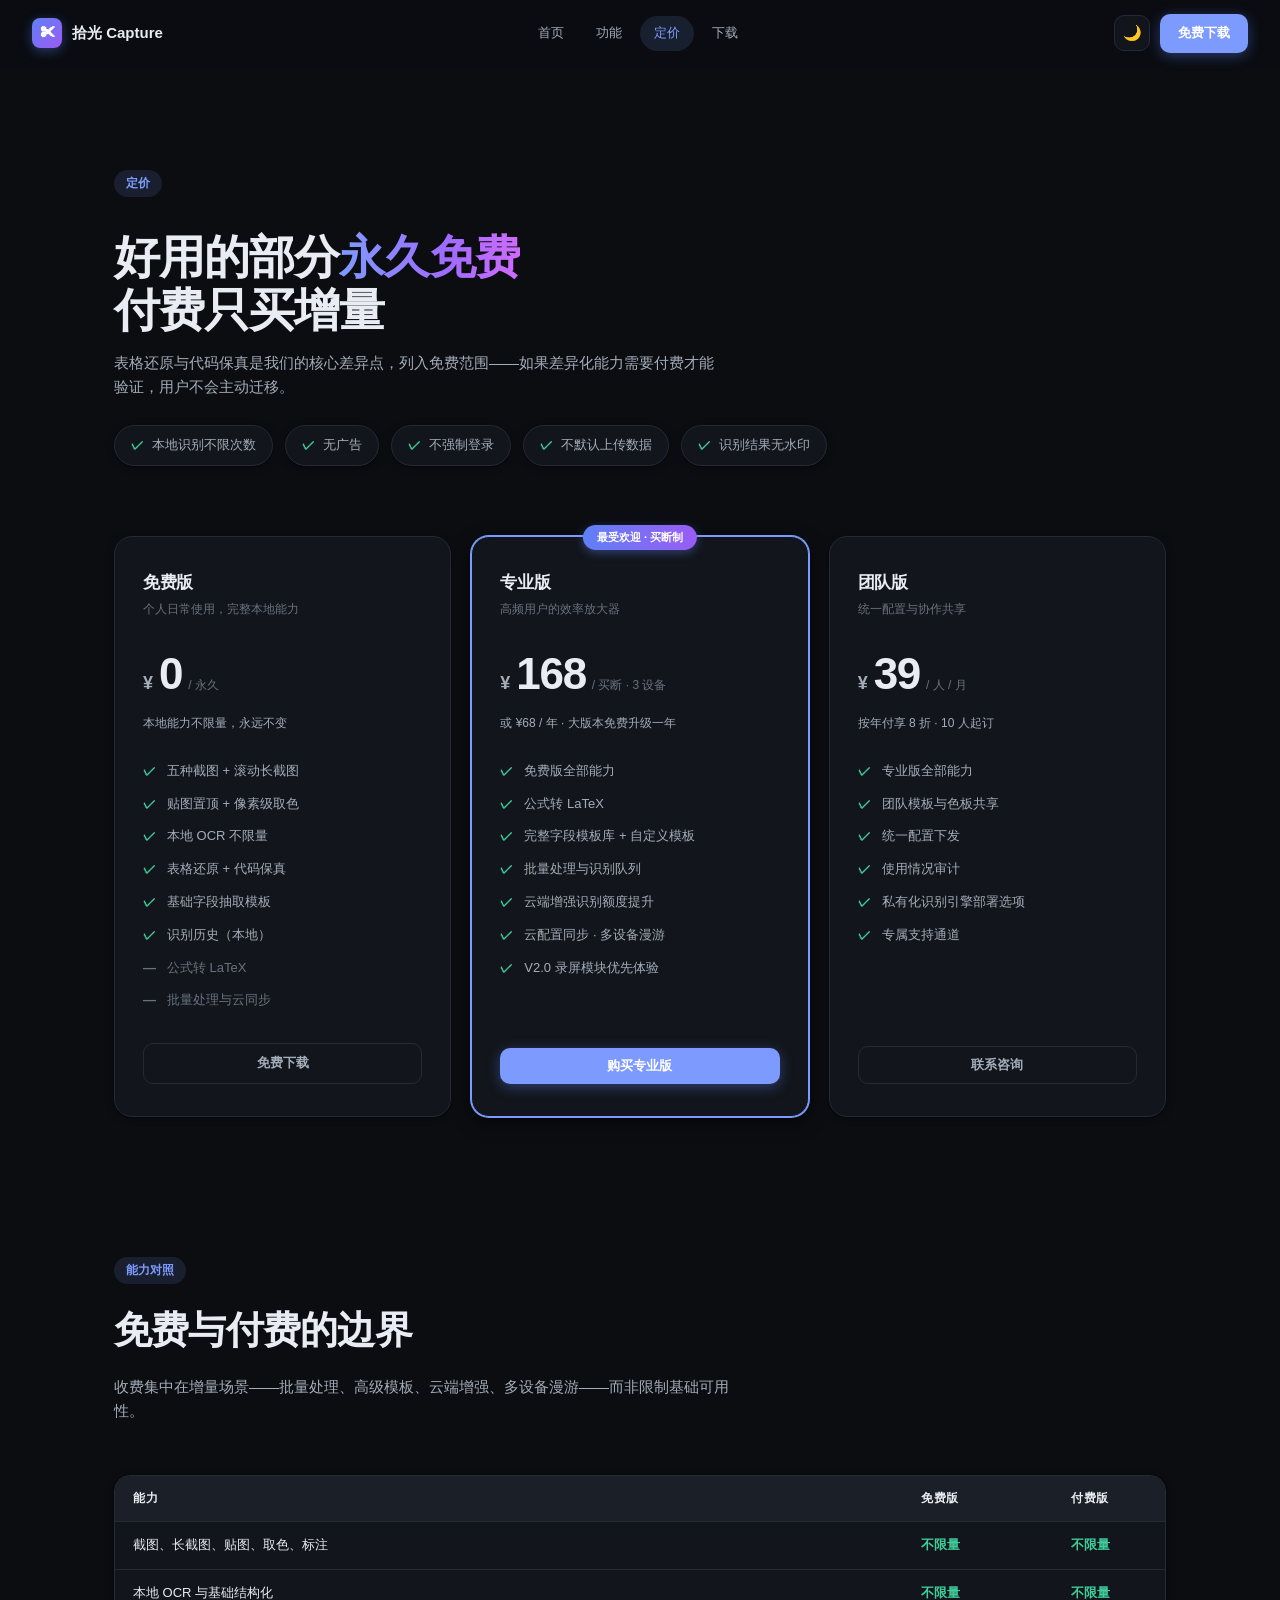
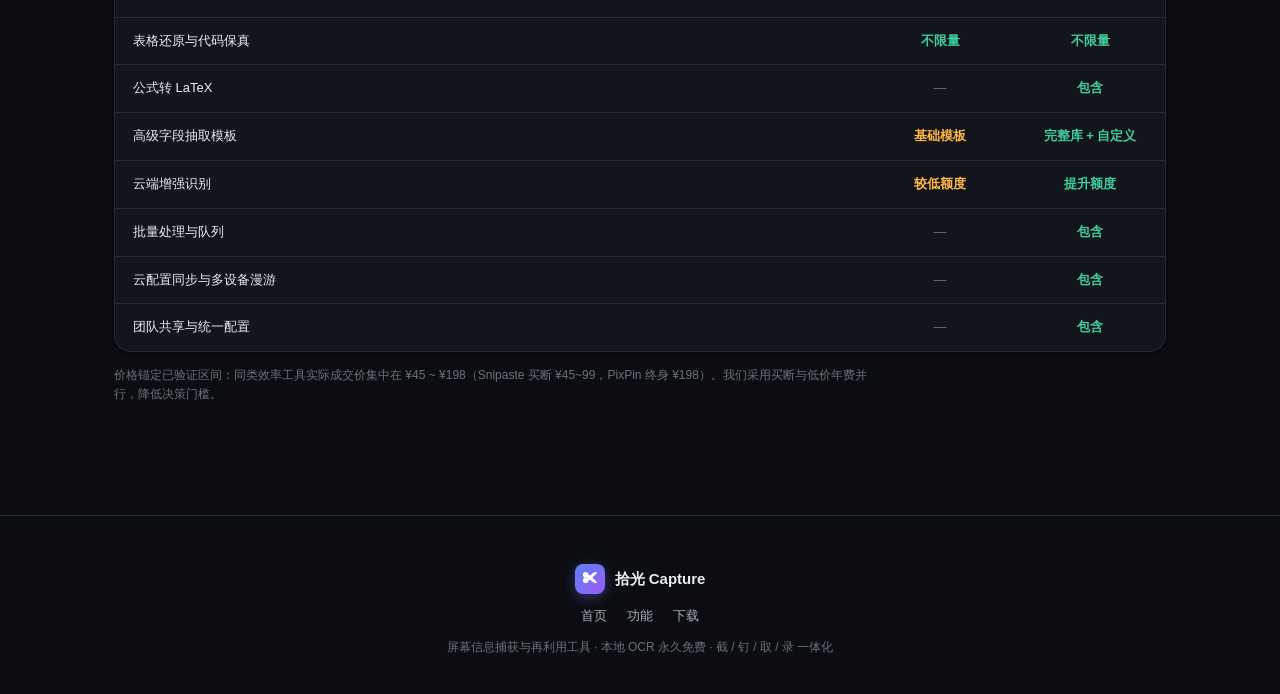
<file: site/pricing.html>
<!DOCTYPE html>
<html lang="zh-CN">
<head>
<meta charset="UTF-8">
<meta name="viewport" content="width=device-width, initial-scale=1.0">
<title>定价 · 拾光 Capture</title>
<link rel="stylesheet" href="assets/site.css">
<style>
  .redlines{display:flex;gap:12px;flex-wrap:wrap;margin-top:26px}
  .redline{
    display:flex;align-items:center;gap:8px;padding:9px 16px;border-radius:99px;
    background:var(--surface);border:1px solid var(--border);
    font-size:13px;color:var(--text-2);box-shadow:var(--shadow-sm);
  }
  .redline .ok{color:var(--green);font-weight:800}

  .plans{display:grid;grid-template-columns:repeat(3,1fr);gap:20px;align-items:stretch}
  .plan{
    background:var(--surface);border:1px solid var(--border);border-radius:18px;
    padding:32px 28px;box-shadow:var(--shadow-sm);display:flex;flex-direction:column;
    transition:.3s cubic-bezier(.32,.72,0,1);position:relative;
  }
  .plan:hover{transform:translateY(-5px);box-shadow:var(--shadow-md)}
  .plan.hot{border-color:var(--brand);box-shadow:0 0 0 1px var(--brand),var(--shadow-md)}
  .plan .flag{
    position:absolute;top:-12px;left:50%;transform:translateX(-50%);
    background:linear-gradient(90deg,#5f80f5,#9a5cf5);color:#fff;
    font-size:11px;font-weight:700;padding:4px 14px;border-radius:99px;
    box-shadow:0 3px 10px rgba(95,128,245,.4);white-space:nowrap;
  }
  .plan h3{font-size:17px}
  .plan .p-desc{font-size:12px;color:var(--text-3);margin:4px 0 20px}
  .price{display:flex;align-items:baseline;gap:6px;margin-bottom:4px}
  .price .cur{font-size:18px;font-weight:700;color:var(--text-2)}
  .price .val{font-size:44px;font-weight:800;letter-spacing:-.03em}
  .price .per{font-size:12px;color:var(--text-3)}
  .price-alt{font-size:12px;color:var(--text-2);margin-bottom:22px;min-height:18px}
  .plan ul{list-style:none;margin-bottom:26px;flex:1}
  .plan li{font-size:13px;color:var(--text-2);padding:6px 0 6px 24px;position:relative}
  .plan li::before{content:"✓";position:absolute;left:0;color:var(--green);font-weight:800}
  .plan li.no{color:var(--text-3)}
  .plan li.no::before{content:"—";color:var(--text-3)}
  .plan .btn{justify-content:center}

  .cmp{width:100%;border-collapse:separate;border-spacing:0;
    background:var(--surface);border:1px solid var(--border);border-radius:16px;
    overflow:hidden;box-shadow:var(--shadow-sm);font-size:13px}
  .cmp th,.cmp td{padding:13px 18px;text-align:left;border-bottom:1px solid var(--border)}
  .cmp th{background:var(--surface-2);font-size:12px;letter-spacing:.05em}
  .cmp tr:last-child td{border-bottom:none}
  .cmp td:not(:first-child),.cmp th:not(:first-child){text-align:center;width:150px}
  .cmp .yes{color:var(--green);font-weight:700}
  .cmp .part{color:var(--amber);font-weight:600}
  .cmp .no{color:var(--text-3)}
  .cmp-note{font-size:12px;color:var(--text-3);margin-top:14px;max-width:760px}

  @media (max-width:820px){
    .plans{grid-template-columns:1fr}
    .cmp{display:block;overflow-x:auto}
  }
</style>
</head>
<body>

<header id="header">
  <a class="logo" href="index.html"><span class="logo-mark">✂</span>拾光 Capture</a>
  <nav>
    <a href="index.html">首页</a>
    <a href="features.html">功能</a>
    <a href="pricing.html" class="active">定价</a>
    <a href="download.html">下载</a>
  </nav>
  <div class="header-right">
    <button class="theme-toggle" onclick="toggleTheme()" title="切换主题">🌙</button>
    <a class="btn btn-primary" href="download.html">免费下载</a>
  </div>
</header>

<section class="page-hero" style="padding-bottom:10px">
  <span class="sec-tag rise">定价</span>
  <h1 class="rise rise-1">好用的部分<span class="grad">永久免费</span><br>付费只买增量</h1>
  <p class="rise rise-2">表格还原与代码保真是我们的核心差异点，列入免费范围——如果差异化能力需要付费才能验证，用户不会主动迁移。</p>
  <div class="redlines rise rise-3">
    <span class="redline"><span class="ok">✓</span>本地识别不限次数</span>
    <span class="redline"><span class="ok">✓</span>无广告</span>
    <span class="redline"><span class="ok">✓</span>不强制登录</span>
    <span class="redline"><span class="ok">✓</span>不默认上传数据</span>
    <span class="redline"><span class="ok">✓</span>识别结果无水印</span>
  </div>
</section>

<section class="block" style="padding-top:60px">
  <div class="plans">
    <div class="plan reveal">
      <h3>免费版</h3>
      <div class="p-desc">个人日常使用，完整本地能力</div>
      <div class="price"><span class="cur">¥</span><span class="val">0</span><span class="per">/ 永久</span></div>
      <div class="price-alt">本地能力不限量，永远不变</div>
      <ul>
        <li>五种截图 + 滚动长截图</li>
        <li>贴图置顶 + 像素级取色</li>
        <li>本地 OCR 不限量</li>
        <li>表格还原 + 代码保真</li>
        <li>基础字段抽取模板</li>
        <li>识别历史（本地）</li>
        <li class="no">公式转 LaTeX</li>
        <li class="no">批量处理与云同步</li>
      </ul>
      <a class="btn btn-ghost" href="download.html">免费下载</a>
    </div>

    <div class="plan hot reveal">
      <span class="flag">最受欢迎 · 买断制</span>
      <h3>专业版</h3>
      <div class="p-desc">高频用户的效率放大器</div>
      <div class="price"><span class="cur">¥</span><span class="val">168</span><span class="per">/ 买断 · 3 设备</span></div>
      <div class="price-alt">或 ¥68 / 年 · 大版本免费升级一年</div>
      <ul>
        <li>免费版全部能力</li>
        <li>公式转 LaTeX</li>
        <li>完整字段模板库 + 自定义模板</li>
        <li>批量处理与识别队列</li>
        <li>云端增强识别额度提升</li>
        <li>云配置同步 · 多设备漫游</li>
        <li>V2.0 录屏模块优先体验</li>
      </ul>
      <button class="btn btn-primary" onclick="toast('内测期间暂未开放购买 · 已记录你的意向')">购买专业版</button>
    </div>

    <div class="plan reveal">
      <h3>团队版</h3>
      <div class="p-desc">统一配置与协作共享</div>
      <div class="price"><span class="cur">¥</span><span class="val">39</span><span class="per">/ 人 / 月</span></div>
      <div class="price-alt">按年付享 8 折 · 10 人起订</div>
      <ul>
        <li>专业版全部能力</li>
        <li>团队模板与色板共享</li>
        <li>统一配置下发</li>
        <li>使用情况审计</li>
        <li>私有化识别引擎部署选项</li>
        <li>专属支持通道</li>
      </ul>
      <button class="btn btn-ghost" onclick="toast('已留下团队版咨询意向 · 我们会联系你')">联系咨询</button>
    </div>
  </div>
</section>

<section class="block" style="padding-top:30px">
  <div class="reveal">
    <span class="sec-tag">能力对照</span>
    <h2>免费与付费的边界</h2>
    <p class="sec-sub">收费集中在增量场景——批量处理、高级模板、云端增强、多设备漫游——而非限制基础可用性。</p>
  </div>
  <div class="reveal">
    <table class="cmp">
      <tr><th>能力</th><th>免费版</th><th>付费版</th></tr>
      <tr><td>截图、长截图、贴图、取色、标注</td><td class="yes">不限量</td><td class="yes">不限量</td></tr>
      <tr><td>本地 OCR 与基础结构化</td><td class="yes">不限量</td><td class="yes">不限量</td></tr>
      <tr><td>表格还原与代码保真</td><td class="yes">不限量</td><td class="yes">不限量</td></tr>
      <tr><td>公式转 LaTeX</td><td class="no">—</td><td class="yes">包含</td></tr>
      <tr><td>高级字段抽取模板</td><td class="part">基础模板</td><td class="yes">完整库 + 自定义</td></tr>
      <tr><td>云端增强识别</td><td class="part">较低额度</td><td class="yes">提升额度</td></tr>
      <tr><td>批量处理与队列</td><td class="no">—</td><td class="yes">包含</td></tr>
      <tr><td>云配置同步与多设备漫游</td><td class="no">—</td><td class="yes">包含</td></tr>
      <tr><td>团队共享与统一配置</td><td class="no">—</td><td class="yes">包含</td></tr>
    </table>
    <p class="cmp-note">价格锚定已验证区间：同类效率工具实际成交价集中在 ¥45 ~ ¥198（Snipaste 买断 ¥45~99，PixPin 终身 ¥198）。我们采用买断与低价年费并行，降低决策门槛。</p>
  </div>
</section>

<footer>
  <div class="logo"><span class="logo-mark">✂</span>拾光 Capture</div>
  <div class="foot-links">
    <a href="index.html">首页</a>
    <a href="features.html">功能</a>
    <a href="download.html">下载</a>
  </div>
  <div>屏幕信息捕获与再利用工具 · 本地 OCR 永久免费 · 截 / 钉 / 取 / 录 一体化</div>
</footer>

<div class="toast" id="toast"></div>
<script src="assets/site.js"></script>
</body>
</html>
</file>
<file: docs/assets/site.css>
@charset "UTF-8";

:root {
  --paper:#F8FBFF;
  --white:#FFFFFF;
  --ink:#122943;
  --blue:#246DEB;
  --muted:#586C86;
  --line:#DCE6F1;
  --soft:#EDF4FF;
  font-family:Inter,"Noto Sans CJK SC","PingFang SC","Microsoft YaHei",system-ui,sans-serif;
  color:var(--ink);
  background:var(--paper);
  font-synthesis:none;
  line-height:1.7;
  scroll-behavior:smooth}

* {
  box-sizing:border-box}
body {
  margin:0}
a {
  color:inherit;
  text-decoration:none}
a:hover {
  color:var(--blue)}
button {
  font:inherit;
  cursor:pointer}
a:focus-visible,button:focus-visible,summary:focus-visible {
  outline:3px solid var(--blue);
  outline-offset:5px}
img {
  max-width:100%;
  height:auto;
  display:block}
h1,h2,h3,p,figure {
  margin:0}
h1,h2,h3 {
  text-wrap:balance}
p {
  color:var(--muted)}
.wrap {
  width:min(1120px,calc(100% - 64px));
  margin-inline:auto}
.skip {
  position:fixed;
  top:-80px;
  left:20px;
  background:var(--white);
  padding:12px;
  z-index:5}
.skip:focus {
  top:12px}
.site-header {
  min-height:92px;
  display:flex;
  align-items:center;
  justify-content:space-between;
  gap:24px;
  border-bottom:1px solid var(--line)}
.brand {
  display:flex;
  align-items:center;
  gap:10px;
  white-space:nowrap}
.brand strong {
  font-size:21px;
  letter-spacing:-.6px}
.brand span {
  font-size:13px;
  color:var(--muted)}
nav {
  display:flex;
  gap:30px;
  align-items:center;
  font-size:14px}
nav a {
  padding:8px 0}
.hero {
  text-align:center;
  padding-top:70px}
.eyebrow {
  color:var(--muted);
  font-size:12px;
  letter-spacing:.13em;
  font-weight:650;
  margin-bottom:24px}
h1 {
  font-size:clamp(42px,6.1vw,76px);
  line-height:1.23;
  letter-spacing:-.05em;
  font-weight:750}
h1 span {
  color:var(--blue)}
.lead {
  font-size:19px;
  line-height:1.9;
  margin-top:28px}
.actions {
  display:flex;
  align-items:center;
  justify-content:center;
  gap:28px;
  margin-top:30px}
.button {
  display:inline-flex;
  align-items:center;
  justify-content:space-between;
  gap:36px;
  padding:13px 25px;
  border-radius:7px;
  background:var(--blue);
  color:var(--white);
  font-size:15px;
  font-weight:650;
  transition:background .2s,transform .2s}
.button:hover {
  background:#1858C6;
  color:white;
  transform:translateY(-2px)}
.text-link {
  font-size:14px;
  text-decoration:underline;
  text-underline-offset:6px}
.platforms {
  font-size:12px;
  margin-top:20px}
.hero-product {
  margin:58px auto 0;
  max-width:1024px}
.capture-frame {
  position:relative;
  border:1px solid #C9DAF1;
  border-radius:12px;
  background:white;
  padding:8px;
  box-shadow:0 24px 60px #12396512}
.capture-frame:before,.capture-frame:after {
  content:"";
  position:absolute;
  width:24px;
  height:24px;
  border:3px solid var(--blue);
  pointer-events:none}
.capture-frame:before {
  top:-5px;
  left:-5px;
  border-right:0;
  border-bottom:0;
  border-radius:5px 0 0 0}
.capture-frame:after {
  bottom:-5px;
  right:-5px;
  border-left:0;
  border-top:0;
  border-radius:0 0 5px 0}
.capture-frame img {
  border-radius:5px}
figcaption {
  color:var(--muted);
  font-size:12px;
  text-align:center;
  margin-top:18px}
.section {
  padding-block:98px}
.section-heading {
  max-width:800px;
  margin-bottom:42px}
.section-heading .eyebrow {
  margin-bottom:12px}
h2 {
  font-size:clamp(29px,3.4vw,43px);
  line-height:1.35;
  letter-spacing:-.04em;
  font-weight:700}
.section-heading>p:last-child {
  margin-top:16px;
  font-size:16px}
.feature-grid {
  display:grid;
  grid-template-columns:1fr 1fr;
  gap:38px 70px}
.feature-grid article {
  border-top:1px solid var(--line);
  padding-top:20px}
.index {
  font:12px "SFMono-Regular",Consolas,monospace;
  color:var(--blue)}
h3 {
  font-size:20px;
  line-height:1.5;
  letter-spacing:-.02em;
  margin:8px 0 10px}
.feature-grid p {
  font-size:15px;
  max-width:470px}
.workbench {
  margin-top:48px}
.workbench img {
  border:1px solid var(--line);
  border-radius:10px;
  max-height:590px;
  width:auto;
  margin:auto}
.record-section {
  background:var(--soft);
  border-block:1px solid var(--line);
  padding-block:86px}
.record-layout {
  display:grid;
  grid-template-columns:1fr 1fr;
  align-items:center;
  gap:72px}
.record-layout .eyebrow {
  margin-bottom:14px}
.record-layout h2 {
  margin-bottom:22px}
.record-layout p {
  font-size:15px}
.record-layout .small {
  font-size:13px;
  margin-top:20px}
.orb-stage {
  text-align:center;
  min-width:0}
.orb-orbit {
  height:228px;
  display:flex;
  align-items:center;
  justify-content:center;
  background:radial-gradient(ellipse at center,#FFFFFF 0%,#FFFFFF00 69%)}
.orb-orbit img {
  mix-blend-mode:multiply;
  width:360px;
  max-width:95%;
  height:auto}
.demo-button {
  border:0;
  border-bottom:1px solid var(--muted);
  background:none;
  padding:8px 0;
  color:var(--ink);
  font-size:14px}
.demo-button:hover {
  color:var(--blue)}
.download-section {
  text-align:center}
.download-section .section-heading {
  margin-inline:auto}
.download-grid {
  display:grid;
  grid-template-columns:repeat(3,1fr);
  text-align:left;
  border:1px solid var(--line);
  background:var(--white);
  border-radius:10px;
  overflow:hidden}
.download-grid article {
  padding:28px}
.download-grid article+article {
  border-left:1px solid var(--line)}
.os-symbol {
  font:30px "SFMono-Regular",Consolas,monospace;
  color:var(--blue)}
.download-grid h3 {
  font-size:19px;
  margin-top:18px}
.download-grid p {
  font-size:12px;
  min-height:44px}
.secondary {
  margin-top:22px;
  background:var(--soft);
  color:var(--blue);
  width:100%;
  font-size:14px;
  gap:10px}
.download-links {
  display:flex;
  justify-content:center;
  gap:24px;
  flex-wrap:wrap;
  font-size:13px;
  margin-top:24px;
  text-decoration:underline;
  text-underline-offset:4px}
.small {
  font-size:13px}
.language-note {
  margin-top:18px}
.compatibility {
  text-align:left;
  border-left:2px solid #B9CEE8;
  padding-left:18px;
  margin:32px auto 0;
  max-width:860px;
  font-size:13px}
.compatibility strong {
  font-size:13px}
.compatibility p {
  margin-top:4px}
.compatibility a {
  text-decoration:underline;
  text-underline-offset:3px}
.faq {
  display:grid;
  grid-template-columns:1fr 1.55fr;
  gap:60px;
  padding-top:0}
.faq h2 {
  font-size:30px}
details {
  border-top:1px solid var(--line);
  padding:18px 0}
details:last-child {
  border-bottom:1px solid var(--line)}
summary {
  cursor:pointer;
  font-size:16px;
  font-weight:600}
details p {
  font-size:14px;
  line-height:1.9;
  padding-top:12px}
footer {
  border-top:1px solid var(--line);
  padding-block:35px;
  display:flex;
  justify-content:space-between;
  gap:25px;
  flex-wrap:wrap}
footer .brand strong {
  font-size:17px}
footer p {
  font-size:12px;
  margin-top:12px}
.footer-links {
  display:flex;
  align-items:center;
  gap:24px;
  font-size:13px}
.copyright {
  width:100%;
  font-size:11px}

@media(min-width:1500px) {
  .hero {
  padding-top:88px}
}

@media(max-width:760px) {
  .wrap {
  width:calc(100% - 36px)}
.site-header {
  min-height:80px;
  gap:12px;
  flex-wrap:wrap;
  padding-block:16px}
.brand strong {
  font-size:18px}
.brand span {
  font-size:12px}
nav {
  gap:18px;
  font-size:12px}
.hero {
  padding-top:48px}
h1 {
  font-size:clamp(38px,8vw,58px)}
.lead {
  font-size:16px;
  margin-top:22px}
.lead br {
  display:none}
.actions {
  gap:20px}
.button {
  font-size:13px;
  padding:12px 18px;
  gap:20px}
.text-link {
  font-size:12px}
.platforms {
  font-size:10px}
.hero-product {
  margin-top:40px}
.capture-frame {
  padding:4px;
  border-radius:6px}
figcaption {
  font-size:10px;
  margin-top:12px}
.section {
  padding-block:64px}
.section-heading {
  margin-bottom:30px}
.feature-grid {
  gap:25px 30px}
.feature-grid h3 {
  font-size:18px}
.feature-grid p {
  font-size:14px}
.workbench {
  margin-top:30px}
.record-section {
  padding-block:55px}
.record-layout {
  grid-template-columns:1fr;
  gap:20px}
.orb-orbit {
  height:150px}
.download-grid {
  grid-template-columns:1fr}
.download-grid article {
  padding:24px;
  display:grid;
  grid-template-columns:1fr auto;
  column-gap:12px}
.download-grid article+article {
  border-left:0;
  border-top:1px solid var(--line)}
.os-symbol {
  display:none}
.download-grid h3 {
  margin:0}
.download-grid p {
  grid-column:1;
  min-height:0;
  margin-top:6px}
.download-grid .button {
  grid-column:2;
  grid-row:1/3;
  align-self:center;
  width:auto;
  margin:0}
.download-links {
  gap:12px 18px}
.faq {
  grid-template-columns:1fr;
  gap:25px;
  padding-top:0}
.footer-links {
  flex-wrap:wrap;
  gap:20px}
}

@media(max-width:450px) {
  .site-header {
  justify-content:center}
.site-header nav {
  width:100%;
  justify-content:center;
  gap:25px}
.hero {
  padding-top:38px}
.eyebrow {
  font-size:10px;
  letter-spacing:.08em}
h1 {
  font-size:38px}
.actions {
  flex-direction:column;
  gap:18px}
.feature-grid {
  grid-template-columns:1fr}
.download-grid article {
  display:block}
.download-grid .button {
  display:flex;
  margin-top:18px;
  width:100%}
.download-grid h3 {
  font-size:20px}
footer {
  display:block}
.footer-links {
  margin-top:24px}
.copyright {
  margin-top:26px}
}

@media(prefers-reduced-motion:reduce) {
  :root {
  scroll-behavior:auto}
* {
  transition:none!important}
}

@media (max-width: 450px) {
  .site-header nav { gap: 18px; }
  .site-header nav a { white-space: nowrap; }
}
@media (max-width: 350px) {
  .site-header nav { gap: 12px; font-size: 11px; }
}
</file>
<file: site/assets/site.css>
/* ============================================================
   拾光 Capture · 站点共享样式（深色默认 / 浅色可切换）
   ============================================================ */

:root{
  /* dark (default) */
  color-scheme:dark;
  --bg:#0b0d11;
  --bg-grad-1:rgba(88,120,255,.13);
  --bg-grad-2:rgba(150,90,255,.11);
  --bg-grad-3:rgba(60,200,160,.07);
  --surface:#12151b;
  --surface-2:#1a1f28;
  --border:#242b37;
  --border-strong:#36405299;
  --text:#e9edf3;
  --text-2:#a4adba;
  --text-3:#69727f;
  --brand:#7d9bff;
  --brand-deep:#5f80f5;
  --brand-soft:rgba(125,155,255,.13);
  --on-brand:#0b0d11;
  --red:#ff6b6e;
  --green:#3fce9b;
  --amber:#ffb648;
  --shadow-sm:0 1px 2px rgba(0,0,0,.4),0 1px 8px rgba(0,0,0,.3);
  --shadow-md:0 6px 20px rgba(0,0,0,.45),0 2px 8px rgba(0,0,0,.35);
  --shadow-lg:0 16px 50px rgba(0,0,0,.55),0 6px 16px rgba(0,0,0,.4);
  --grid-line:rgba(255,255,255,.05);
  --header-bg:rgba(11,13,17,.78);
  --code-bg:#161a22;
  --dim-overlay:rgba(5,7,10,.55);
}
[data-theme="light"]{
  color-scheme:light;
  --bg:#f7f8fa;
  --bg-grad-1:rgba(59,110,246,.10);
  --bg-grad-2:rgba(122,79,243,.09);
  --bg-grad-3:rgba(47,184,129,.06);
  --surface:#ffffff;
  --surface-2:#f1f3f5;
  --border:#e6e8eb;
  --border-strong:#d3d7dc;
  --text:#1a1d21;
  --text-2:#5a6168;
  --text-3:#9aa1a9;
  --brand:#3b6ef6;
  --brand-deep:#2f5ae0;
  --brand-soft:#eef3ff;
  --on-brand:#ffffff;
  --red:#e5484d;
  --green:#2fb881;
  --amber:#f5a524;
  --shadow-sm:0 1px 2px rgba(20,24,28,.05),0 1px 6px rgba(20,24,28,.04);
  --shadow-md:0 4px 16px rgba(20,24,28,.08),0 2px 6px rgba(20,24,28,.05);
  --shadow-lg:0 12px 40px rgba(20,24,28,.12),0 4px 12px rgba(20,24,28,.06);
  --grid-line:rgba(20,24,28,.035);
  --header-bg:rgba(247,248,250,.82);
  --code-bg:#f1f3f5;
  --dim-overlay:rgba(20,24,28,.28);
}

*{margin:0;padding:0;box-sizing:border-box}
html{scroll-behavior:smooth}
body{
  font-family:-apple-system,BlinkMacSystemFont,"Segoe UI","PingFang SC","Hiragino Sans GB","Microsoft YaHei",sans-serif;
  background:var(--bg);color:var(--text);
  font-size:14px;line-height:1.6;
  -webkit-font-smoothing:antialiased;overflow-x:hidden;
  transition:background .3s,color .3s;
}
::selection{background:var(--brand-soft)}
button{font-family:inherit;cursor:pointer;border:none;background:none;color:inherit}
a{color:var(--brand);text-decoration:none}
kbd{
  font-family:ui-monospace,"SF Mono","Cascadia Code",Consolas,monospace;
  font-size:11px;background:var(--surface-2);border:1px solid var(--border);
  border-bottom-width:2px;border-radius:5px;padding:1px 6px;color:var(--text-2);
}
.mono{font-family:ui-monospace,"SF Mono","Cascadia Code",Consolas,monospace}

/* ---------- 顶栏 ---------- */
header{
  position:fixed;top:0;left:0;right:0;z-index:50;
  display:flex;align-items:center;justify-content:space-between;
  padding:14px 32px;
  background:var(--header-bg);
  backdrop-filter:saturate(1.6) blur(14px);
  -webkit-backdrop-filter:saturate(1.6) blur(14px);
  border-bottom:1px solid transparent;transition:border-color .3s,box-shadow .3s;
}
header.scrolled{border-bottom-color:var(--border);box-shadow:var(--shadow-sm)}
.logo{display:flex;align-items:center;gap:10px;font-weight:700;font-size:15px;color:var(--text)}
.logo-mark{
  width:30px;height:30px;border-radius:8px;display:grid;place-items:center;
  background:linear-gradient(135deg,#5f80f5,#9a5cf5);
  color:#fff;font-size:15px;box-shadow:0 3px 12px rgba(95,128,245,.4);
}
nav{display:flex;gap:4px;align-items:center}
nav a{
  padding:7px 14px;border-radius:99px;font-size:13px;
  color:var(--text-2);transition:.2s;
}
nav a:hover{background:var(--surface-2);color:var(--text)}
nav a.active{color:var(--brand);background:var(--brand-soft)}
.header-right{display:flex;align-items:center;gap:10px}
.theme-toggle{
  width:36px;height:36px;border-radius:10px;display:grid;place-items:center;
  border:1px solid var(--border);background:var(--surface);
  font-size:15px;transition:.2s;
}
.theme-toggle:hover{border-color:var(--border-strong);transform:rotate(15deg)}

/* ---------- 按钮 ---------- */
.btn{
  display:inline-flex;align-items:center;gap:7px;
  padding:9px 18px;border-radius:10px;font-size:13px;
  font-weight:600;transition:.2s cubic-bezier(.32,.72,0,1);
  text-decoration:none;
}
.btn-primary{
  background:var(--brand);color:#fff;
  box-shadow:0 3px 14px rgba(95,128,245,.4);
}
.btn-primary:hover{background:var(--brand-deep);transform:translateY(-1px)}
.btn-ghost{background:var(--surface);border:1px solid var(--border);color:var(--text-2)}
.btn-ghost:hover{border-color:var(--border-strong);color:var(--text)}
.btn-lg{padding:13px 28px;font-size:15px;border-radius:12px}

/* ---------- 通用块 ---------- */
section.block{padding:110px 24px;max-width:1100px;margin:0 auto}
.sec-tag{
  display:inline-block;padding:4px 12px;border-radius:99px;font-size:12px;
  font-weight:600;color:var(--brand);background:var(--brand-soft);margin-bottom:16px;
}
h1,h2,h3{letter-spacing:-.02em}
h2{font-size:clamp(26px,3.4vw,38px);font-weight:800;margin-bottom:14px}
.sec-sub{color:var(--text-2);font-size:15px;max-width:640px;margin-bottom:52px}
.reveal{opacity:0;transform:translateY(30px);transition:.7s cubic-bezier(.32,.72,0,1)}
.reveal.in{opacity:1;transform:none}

.card{
  background:var(--surface);border:1px solid var(--border);
  border-radius:16px;box-shadow:var(--shadow-sm);
}
.chip{font-size:11px;padding:4px 10px;border-radius:99px;background:var(--surface-2);color:var(--text-2)}
.badge{font-size:10px;padding:2px 8px;border-radius:99px;font-weight:600}
.badge-local{background:rgba(63,206,155,.14);color:var(--green)}
.badge-free{background:rgba(63,206,155,.14);color:var(--green)}
.badge-pro{background:var(--brand-soft);color:var(--brand)}
.badge-soon{background:rgba(255,182,72,.14);color:var(--amber)}

/* ---------- 页脚 ---------- */
footer{border-top:1px solid var(--border);padding:48px 24px 36px;text-align:center;color:var(--text-3);font-size:12px}
footer .logo{justify-content:center;margin-bottom:12px}
footer .foot-links{display:flex;gap:20px;justify-content:center;margin:12px 0}
footer .foot-links a{color:var(--text-2);font-size:13px}
footer .foot-links a:hover{color:var(--brand)}

/* ---------- Toast ---------- */
.toast{
  position:fixed;bottom:28px;left:50%;transform:translate(-50%,80px);
  background:var(--text);color:var(--bg);padding:10px 20px;border-radius:99px;
  font-size:13px;box-shadow:var(--shadow-lg);z-index:99;
  transition:.4s cubic-bezier(.32,.72,0,1);opacity:0;pointer-events:none;
  display:flex;align-items:center;gap:8px;font-weight:600;
}
.toast.show{transform:translate(-50%,0);opacity:1}

/* ---------- 页面通用 hero（子页） ---------- */
.page-hero{
  padding:170px 24px 40px;max-width:1100px;margin:0 auto;
}
.page-hero h1{font-size:clamp(30px,4.4vw,46px);font-weight:800;line-height:1.15;margin:18px 0 14px}
.page-hero p{color:var(--text-2);font-size:15px;max-width:600px}
.grad{
  background:linear-gradient(90deg,#7d9bff,#a06bff 60%,#d06bff);
  -webkit-background-clip:text;background-clip:text;color:transparent;
}

/* ---------- 入场动画 ---------- */
@keyframes rise{from{opacity:0;transform:translateY(22px)}to{opacity:1;transform:none}}
.rise{animation:rise .7s cubic-bezier(.32,.72,0,1) both}
.rise-1{animation-delay:.1s}.rise-2{animation-delay:.2s}.rise-3{animation-delay:.3s}

@media (max-width:820px){
  nav{display:none}
  header{padding:12px 18px}
  section.block{padding:70px 18px}
}
</file>
